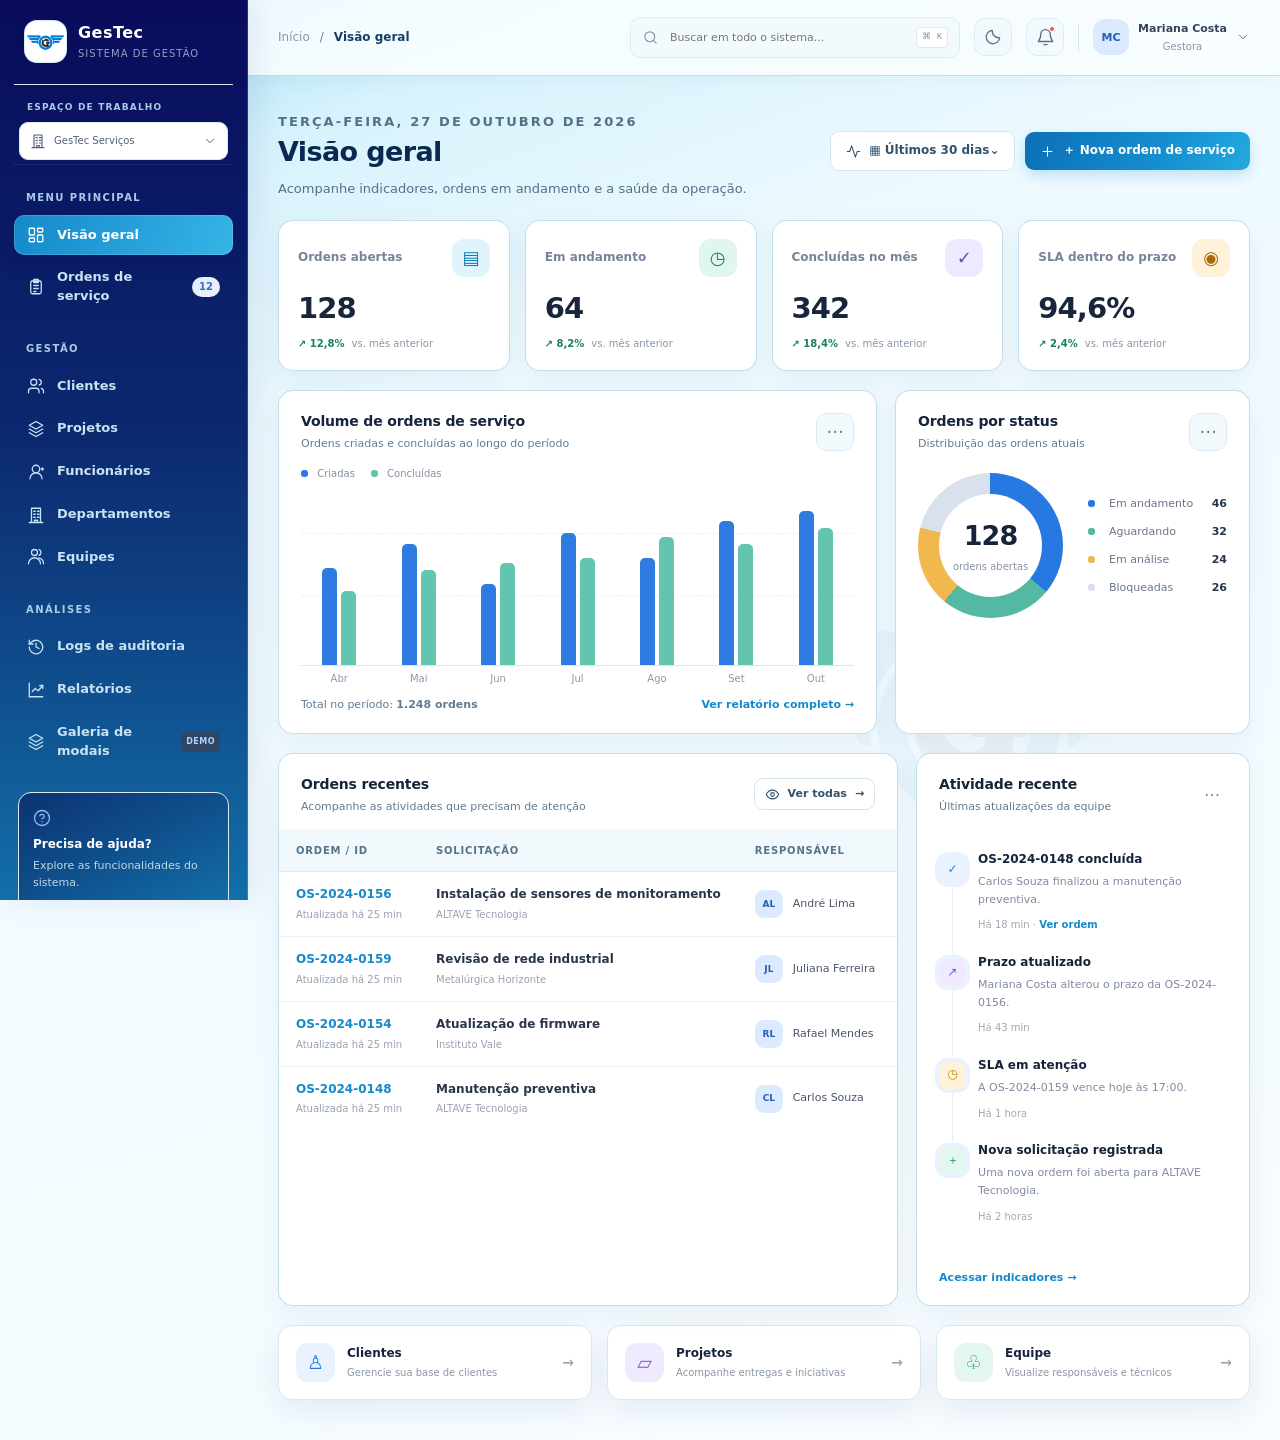
<file: index.html>
<!doctype html><html lang="pt-BR"><head><meta charset="utf-8"><meta http-equiv="refresh" content="0; url=dashboard.html"><meta name="viewport" content="width=device-width, initial-scale=1"><title>GesTec · Mockup estático</title></head><body><p>Redirecionando para o <a href="dashboard.html">dashboard da demonstração</a>…</p></body></html>
</file>
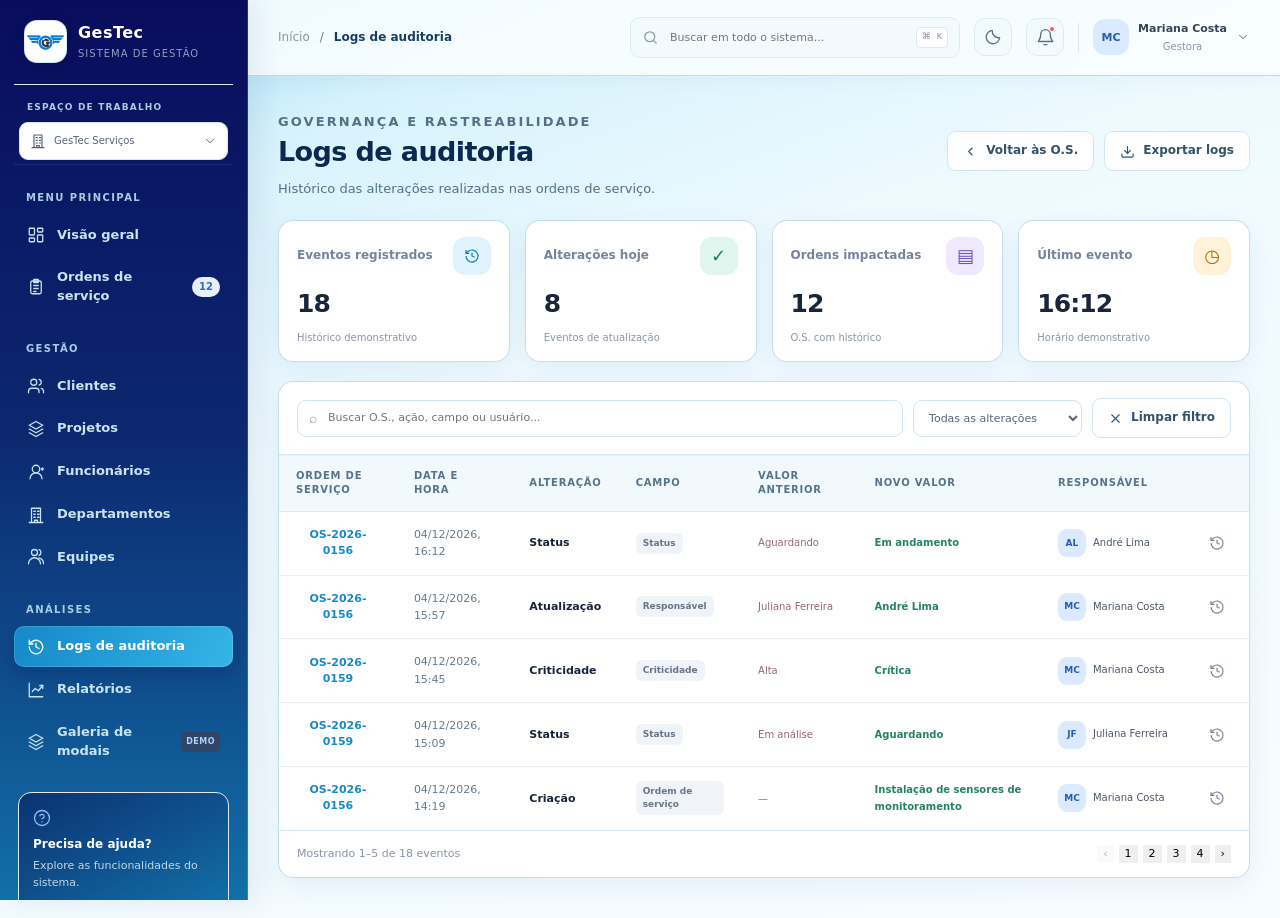
<file: auditoria.html>
<!doctype html><html lang="pt-BR"><head><meta charset="utf-8"><meta name="viewport" content="width=device-width, initial-scale=1"><meta name="description" content="Histórico de auditoria do SGOS GesTec"><title>Logs de auditoria · GesTec</title><link rel="stylesheet" href="assets/styles.css"><link rel="stylesheet" href="assets/brand-system.css"></head><body data-page="auditoria" data-role="gestor"><aside class="sidebar" id="site-sidebar"></aside><div class="app-main"><header class="topbar" id="site-topbar"></header><main class="page-content"><div data-title="Logs de auditoria" hidden></div><div class="page-heading"><div><p class="eyebrow">GOVERNANÇA E RASTREABILIDADE</p><h1>Logs de auditoria</h1><p id="audit-page-description">Histórico das alterações realizadas nas ordens de serviço.</p></div><div class="heading-actions"><a class="btn btn-secondary" href="ordens.html"><svg class="ui-icon" viewBox="0 0 24 24" fill="none" stroke="currentColor" stroke-width="1.8"><path d="m15 18-6-6 6-6"/></svg> Voltar às O.S.</a><button class="btn btn-secondary" data-export="logs-auditoria"><svg class="ui-icon" viewBox="0 0 24 24" fill="none" stroke="currentColor" stroke-width="1.8"><path d="M21 15v4a2 2 0 0 1-2 2H5a2 2 0 0 1-2-2v-4M7 10l5 5 5-5M12 15V3"/></svg> Exportar logs</button></div></div><div class="grid kpi-grid compact-kpis audit-kpis"><article class="card kpi-card"><div class="kpi-top"><span class="kpi-label">Eventos registrados</span><span class="kpi-icon"><svg class="ui-icon" viewBox="0 0 24 24" fill="none" stroke="currentColor" stroke-width="1.8"><path d="M3 12a9 9 0 1 0 3-6.7L3 8"/><path d="M3 3v5h5M12 7v5l4 2"/></svg></span></div><div class="kpi-value" id="audit-total-count">18</div><div class="kpi-foot">Histórico demonstrativo</div></article><article class="card kpi-card"><div class="kpi-top"><span class="kpi-label">Alterações hoje</span><span class="kpi-icon green">✓</span></div><div class="kpi-value" id="audit-today-count">6</div><div class="kpi-foot">Eventos de atualização</div></article><article class="card kpi-card"><div class="kpi-top"><span class="kpi-label">Ordens impactadas</span><span class="kpi-icon purple">▤</span></div><div class="kpi-value" id="audit-os-count">8</div><div class="kpi-foot">O.S. com histórico</div></article><article class="card kpi-card"><div class="kpi-top"><span class="kpi-label">Último evento</span><span class="kpi-icon amber">◷</span></div><div class="kpi-value audit-last-time">15:42</div><div class="kpi-foot">Horário demonstrativo</div></article></div><section class="card table-card audit-table-card"><div class="filters audit-filter-bar"><label class="search-field"><span>⌕</span><input id="audit-search" type="search" placeholder="Buscar O.S., ação, campo ou usuário..."></label><select id="audit-type-filter" class="filter-select"><option value="">Todas as alterações</option><option value="Atualização">Atualização</option><option value="Status">Status</option><option value="Criticidade">Criticidade</option><option value="Inativação">Inativação</option><option value="Criação">Criação</option></select><button class="btn btn-secondary" id="audit-clear-filter">Limpar filtro</button></div><div class="audit-filter-note" id="audit-filter-note" hidden></div><div class="table-scroll"><table class="table audit-table" id="audit-table"><thead><tr><th>Ordem de serviço</th><th>Data e hora</th><th>Alteração</th><th>Campo</th><th>Valor anterior</th><th>Novo valor</th><th>Responsável</th><th></th></tr></thead><tbody id="audit-table-body"></tbody></table></div><div class="empty-results" id="audit-empty" hidden><strong>Nenhum evento encontrado</strong><span>Tente alterar os termos da pesquisa.</span></div><div class="table-footer"><span id="audit-page-summary">Mostrando 1–5 de 18 eventos</span><div class="pagination" id="audit-pagination" aria-label="Paginação dos logs"></div></div></section></main></div><div class="modal-overlay" id="modal-historico-os" aria-hidden="true"><section class="modal modal-wide" role="dialog" aria-modal="true" aria-labelledby="audit-modal-title"><header class="modal-header"><div><div class="modal-eyebrow">AUDITORIA · SOMENTE LEITURA</div><h2 id="audit-modal-title">Histórico de alterações</h2><p>Registro cronológico das mudanças desta ordem de serviço.</p></div><button class="modal-close" data-modal-close aria-label="Fechar">×</button></header><div class="modal-body"><div class="audit-modal-summary" id="audit-modal-summary"></div><div class="audit-timeline" id="audit-modal-timeline"></div></div><footer class="modal-footer"><button class="btn btn-secondary" data-modal-close>Fechar histórico</button></footer></section></div><div class="modal-overlay" id="modal-notificacoes" aria-hidden="true"><section class="modal modal-wide" role="dialog" aria-modal="true" aria-labelledby="title-notificacoes"><header class="modal-header"><div><div class="modal-eyebrow">GESTEC · DEMONSTRAÇÃO</div><h2 id="title-notificacoes">Notificações</h2><p>Atualizações recentes do seu espaço de trabalho.</p></div><button class="modal-close" data-modal-close aria-label="Fechar">×</button></header><div class="modal-body"><div class="notification-list"><div class="notification-item unread"><span class="notification-icon blue">▤</span><div><strong>OS-2026-0156 foi atualizada</strong><p>André Lima adicionou uma atualização há 12 minutos.</p><small>Há 12 min</small></div></div><div class="notification-item"><span class="notification-icon green">✓</span><div><strong>Ordem de serviço concluída</strong><p>OS-2026-0148 foi finalizada e está pronta para validação.</p><small>Há 1 hora</small></div></div></div></div><footer class="modal-footer"><button class="btn btn-secondary" data-modal-close>Fechar</button><button class="btn btn-primary" data-toast="Todas as notificações foram marcadas como lidas.">Marcar todas como lidas</button></footer></section></div><div class="modal-overlay" id="modal-perfil" aria-hidden="true"><section class="modal" role="dialog" aria-modal="true"><header class="modal-header"><div><h2>Meu perfil</h2><p>Conta demonstrativa com perfil de gestora.</p></div><button class="modal-close" data-modal-close aria-label="Fechar">×</button></header><div class="modal-body"><p>Mariana Costa · Gestora</p></div></section></div><div class="toast-stack" id="toast-stack" aria-live="polite"></div><script src="assets/app.js"></script></body></html>
</file>
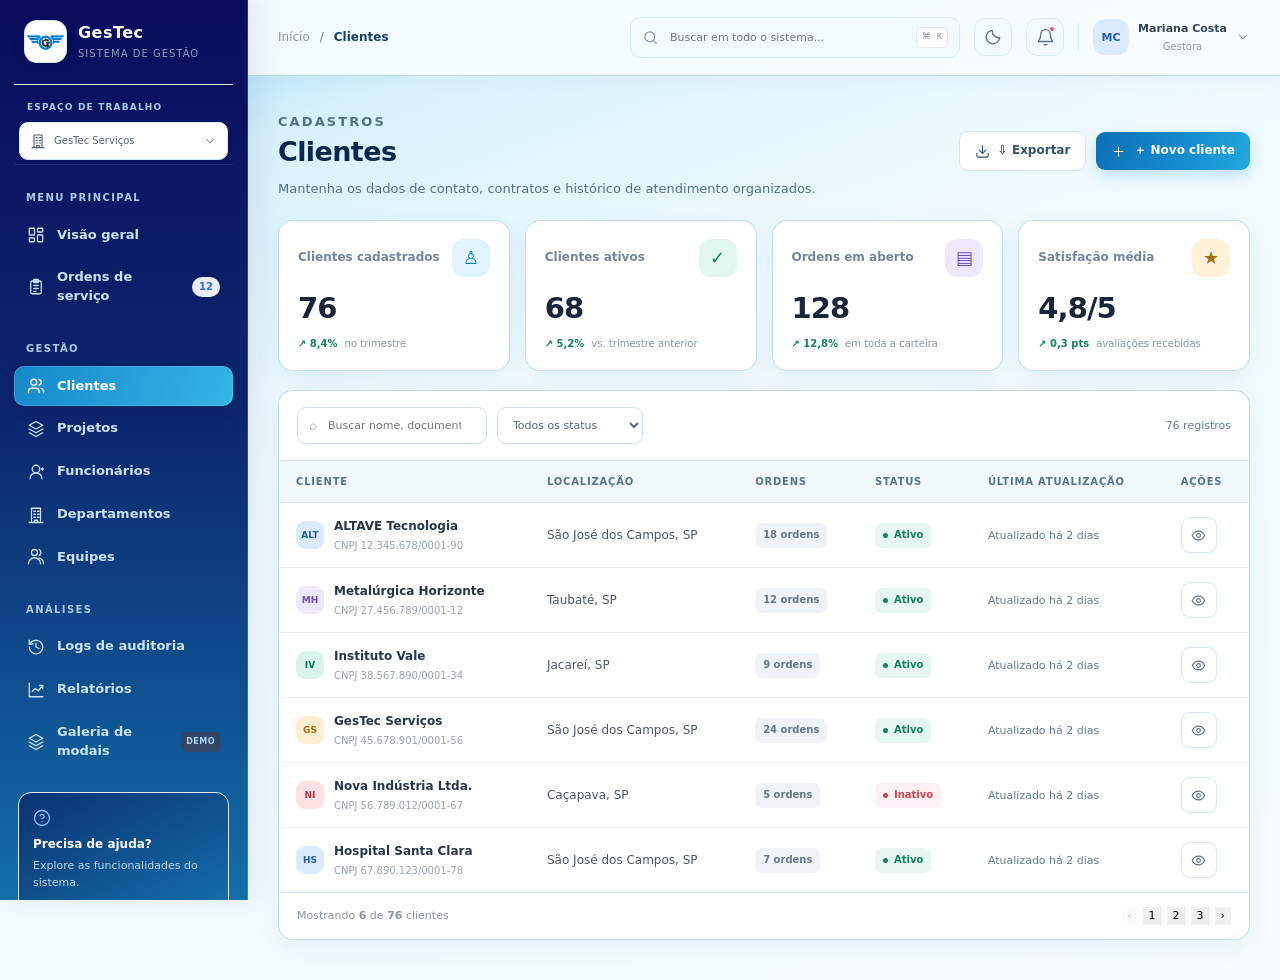
<file: clientes.html>
<!doctype html><html lang="pt-BR"><head><meta charset="utf-8"><meta name="viewport" content="width=device-width, initial-scale=1"><meta name="description" content="Protótipo estático do Sistema de Gestão de Ordens de Serviço"><title>Clientes · GesTec Mockup</title><link rel="stylesheet" href="assets/styles.css"><link rel="stylesheet" href="assets/brand-system.css"></head><body data-page="clientes"><aside class="sidebar" id="site-sidebar"></aside><div class="app-main"><header class="topbar" id="site-topbar"></header><main class="page-content"><div data-title="Clientes" hidden></div><div class="page-heading"><div><p class="eyebrow">CADASTROS</p><h1>Clientes</h1><p>Mantenha os dados de contato, contratos e histórico de atendimento organizados.</p></div><div class="heading-actions"><button class="btn btn-secondary" data-export="clientes">⇩ Exportar</button><button class="btn btn-primary" data-modal-open="modal-novo-cliente">＋ Novo cliente</button></div></div><div class="grid kpi-grid"><article class="card kpi-card"><div class="kpi-top"><span class="kpi-label">Clientes cadastrados</span><span class="kpi-icon ">♙</span></div><div class="kpi-value">76</div><div class="kpi-foot"><span class="trend-up">↗ 8,4%</span><span>no trimestre</span></div></article><article class="card kpi-card"><div class="kpi-top"><span class="kpi-label">Clientes ativos</span><span class="kpi-icon green">✓</span></div><div class="kpi-value">68</div><div class="kpi-foot"><span class="trend-up">↗ 5,2%</span><span>vs. trimestre anterior</span></div></article><article class="card kpi-card"><div class="kpi-top"><span class="kpi-label">Ordens em aberto</span><span class="kpi-icon purple">▤</span></div><div class="kpi-value">128</div><div class="kpi-foot"><span class="trend-up">↗ 12,8%</span><span>em toda a carteira</span></div></article><article class="card kpi-card"><div class="kpi-top"><span class="kpi-label">Satisfação média</span><span class="kpi-icon amber">★</span></div><div class="kpi-value">4,8/5</div><div class="kpi-foot"><span class="trend-up">↗ 0,3 pts</span><span>avaliações recebidas</span></div></article></div><section class="card table-card"><div class="filters"><label class="search-field">⌕ <input type="search" placeholder="Buscar nome, documento ou cidade..." data-search="#clientes-table"></label><select class="filter-select" data-filter="status"><option value="">Todos os status</option><option>Ativo</option><option>Inativo</option></select><span class="filter-spacer"></span><span class="muted small">76 registros</span></div><div class="table-scroll"><table class="table" id="clientes-table"><thead><tr><th>Cliente</th><th>Localização</th><th>Ordens</th><th>Status</th><th>Última atualização</th><th>Ações</th></tr></thead><tbody><tr data-searchable data-status="Ativo" data-client-name="ALTAVE Tecnologia" data-client-document="12.345.678/0001-90" data-client-city="São José dos Campos, SP"><td><div class="entity-cell"><span class="avatar blue">ALT</span><span><a class="primary-cell" href="#" data-client-detail>ALTAVE Tecnologia</a><small class="sub-cell">CNPJ 12.345.678/0001-90</small></span></div></td><td>São José dos Campos, SP</td><td><span class="pill">18 ordens</span></td><td><span class="status done">Ativo</span></td><td><span class="muted small">Atualizado há 2 dias</span></td><td><button class="icon-action icon-only" data-client-detail type="button" aria-label="Abrir detalhes" title="Abrir detalhes"><svg class="ui-icon" viewBox="0 0 24 24" fill="none" stroke="currentColor" stroke-width="1.8"><path d="M2 12s3.5-7 10-7 10 7 10 7-3.5 7-10 7S2 12 2 12Z"/><circle cx="12" cy="12" r="3"/></svg></button></td></tr><tr data-searchable data-status="Ativo" data-client-name="Metalúrgica Horizonte" data-client-document="27.456.789/0001-12" data-client-city="Taubaté, SP"><td><div class="entity-cell"><span class="avatar purple">MH</span><span><a class="primary-cell" href="#" data-client-detail>Metalúrgica Horizonte</a><small class="sub-cell">CNPJ 27.456.789/0001-12</small></span></div></td><td>Taubaté, SP</td><td><span class="pill">12 ordens</span></td><td><span class="status done">Ativo</span></td><td><span class="muted small">Atualizado há 2 dias</span></td><td><button class="icon-action icon-only" data-client-detail type="button" aria-label="Abrir detalhes" title="Abrir detalhes"><svg class="ui-icon" viewBox="0 0 24 24" fill="none" stroke="currentColor" stroke-width="1.8"><path d="M2 12s3.5-7 10-7 10 7 10 7-3.5 7-10 7S2 12 2 12Z"/><circle cx="12" cy="12" r="3"/></svg></button></td></tr><tr data-searchable data-status="Ativo" data-client-name="Instituto Vale" data-client-document="38.567.890/0001-34" data-client-city="Jacareí, SP"><td><div class="entity-cell"><span class="avatar green">IV</span><span><a class="primary-cell" href="#" data-client-detail>Instituto Vale</a><small class="sub-cell">CNPJ 38.567.890/0001-34</small></span></div></td><td>Jacareí, SP</td><td><span class="pill">9 ordens</span></td><td><span class="status done">Ativo</span></td><td><span class="muted small">Atualizado há 2 dias</span></td><td><button class="icon-action icon-only" data-client-detail type="button" aria-label="Abrir detalhes" title="Abrir detalhes"><svg class="ui-icon" viewBox="0 0 24 24" fill="none" stroke="currentColor" stroke-width="1.8"><path d="M2 12s3.5-7 10-7 10 7 10 7-3.5 7-10 7S2 12 2 12Z"/><circle cx="12" cy="12" r="3"/></svg></button></td></tr><tr data-searchable data-status="Ativo" data-client-name="GesTec Serviços" data-client-document="45.678.901/0001-56" data-client-city="São José dos Campos, SP"><td><div class="entity-cell"><span class="avatar orange">GS</span><span><a class="primary-cell" href="#" data-client-detail>GesTec Serviços</a><small class="sub-cell">CNPJ 45.678.901/0001-56</small></span></div></td><td>São José dos Campos, SP</td><td><span class="pill">24 ordens</span></td><td><span class="status done">Ativo</span></td><td><span class="muted small">Atualizado há 2 dias</span></td><td><button class="icon-action icon-only" data-client-detail type="button" aria-label="Abrir detalhes" title="Abrir detalhes"><svg class="ui-icon" viewBox="0 0 24 24" fill="none" stroke="currentColor" stroke-width="1.8"><path d="M2 12s3.5-7 10-7 10 7 10 7-3.5 7-10 7S2 12 2 12Z"/><circle cx="12" cy="12" r="3"/></svg></button></td></tr><tr data-searchable data-status="Inativo" data-client-name="Nova Indústria Ltda." data-client-document="56.789.012/0001-67" data-client-city="Caçapava, SP"><td><div class="entity-cell"><span class="avatar red">NI</span><span><a class="primary-cell" href="#" data-client-detail>Nova Indústria Ltda.</a><small class="sub-cell">CNPJ 56.789.012/0001-67</small></span></div></td><td>Caçapava, SP</td><td><span class="pill">5 ordens</span></td><td><span class="status blocked">Inativo</span></td><td><span class="muted small">Atualizado há 2 dias</span></td><td><button class="icon-action icon-only" data-client-detail type="button" aria-label="Abrir detalhes" title="Abrir detalhes"><svg class="ui-icon" viewBox="0 0 24 24" fill="none" stroke="currentColor" stroke-width="1.8"><path d="M2 12s3.5-7 10-7 10 7 10 7-3.5 7-10 7S2 12 2 12Z"/><circle cx="12" cy="12" r="3"/></svg></button></td></tr><tr data-searchable data-status="Ativo" data-client-name="Hospital Santa Clara" data-client-document="67.890.123/0001-78" data-client-city="São José dos Campos, SP"><td><div class="entity-cell"><span class="avatar blue">HS</span><span><a class="primary-cell" href="#" data-client-detail>Hospital Santa Clara</a><small class="sub-cell">CNPJ 67.890.123/0001-78</small></span></div></td><td>São José dos Campos, SP</td><td><span class="pill">7 ordens</span></td><td><span class="status done">Ativo</span></td><td><span class="muted small">Atualizado há 2 dias</span></td><td><button class="icon-action icon-only" data-client-detail type="button" aria-label="Abrir detalhes" title="Abrir detalhes"><svg class="ui-icon" viewBox="0 0 24 24" fill="none" stroke="currentColor" stroke-width="1.8"><path d="M2 12s3.5-7 10-7 10 7 10 7-3.5 7-10 7S2 12 2 12Z"/><circle cx="12" cy="12" r="3"/></svg></button></td></tr></tbody></table></div><div class="table-footer"><span>Mostrando <b>6</b> de <b>76</b> clientes</span><div class="pagination"><button disabled>‹</button><button class="current">1</button><button data-toast="Página 2 simulada.">2</button><button data-toast="Página 3 simulada.">3</button><button data-toast="Próxima página simulada.">›</button></div></div></section></main></div><div class="modal-overlay" id="modal-notificacoes" aria-hidden="true"><section class="modal modal-wide" role="dialog" aria-modal="true" aria-labelledby="title-notificacoes"><header class="modal-header"><div><div class="modal-eyebrow">GESTEC · DEMONSTRAÇÃO</div><h2 id="title-notificacoes">Notificações</h2><p>Atualizações recentes do seu espaço de trabalho.</p></div><button class="modal-close" data-modal-close aria-label="Fechar">×</button></header><div class="modal-body"><div class="notification-list"><div class="notification-item unread"><span class="notification-icon blue">▤</span><div><strong>OS-2024-0156 foi atualizada</strong><p>André Lima adicionou uma atualização há 12 minutos.</p><small>Há 12 min</small></div></div><div class="notification-item"><span class="notification-icon green">✓</span><div><strong>Ordem de serviço concluída</strong><p>OS-2024-0148 foi finalizada e está pronta para validação.</p><small>Há 1 hora</small></div></div><div class="notification-item"><span class="notification-icon amber">◷</span><div><strong>SLA próximo do vencimento</strong><p>OS-2024-0159 precisa de atenção até às 17:00.</p><small>Há 2 horas</small></div></div></div></div><footer class="modal-footer"><button class="btn btn-secondary" data-modal-close>Fechar</button><button class="btn btn-primary" data-toast="Todas as notificações foram marcadas como lidas.">Marcar todas como lidas</button></footer></section></div><div class="modal-overlay" id="modal-perfil" aria-hidden="true"><section class="modal " role="dialog" aria-modal="true" aria-labelledby="title-perfil"><header class="modal-header"><div><div class="modal-eyebrow">GESTEC · DEMONSTRAÇÃO</div><h2 id="title-perfil">Meu perfil</h2><p>Preferências da conta demonstrativa.</p></div><button class="modal-close" data-modal-close aria-label="Fechar">×</button></header><div class="modal-body"><div class="profile-modal-head"><span class="avatar avatar-purple avatar-lg">MC</span><div><strong>Mariana Costa</strong><p>mariana.costa@gestec.com.br</p><span class="status done">Gestora</span></div></div><div class="profile-menu-list"><button data-toast="Preferências abertas no modo demonstração.">⚙️ Preferências da conta <span>›</span></button><button data-toast="Central de segurança simulada.">🔒 Segurança e acesso <span>›</span></button><button data-toast="Você está usando o protótipo estático.">ⓘ Sobre o sistema <span>›</span></button><a href="login.html">↪ Sair da conta demonstrativa</a></div></div></section></div><div class="modal-overlay" id="modal-ajuda" aria-hidden="true"><section class="modal " role="dialog" aria-modal="true" aria-labelledby="title-ajuda"><header class="modal-header"><div><div class="modal-eyebrow">GESTEC · DEMONSTRAÇÃO</div><h2 id="title-ajuda">Central de ajuda</h2><p>Encontre atalhos para explorar este protótipo.</p></div><button class="modal-close" data-modal-close aria-label="Fechar">×</button></header><div class="modal-body"><div class="help-list"><div><b>01</b><span><strong>Explore as telas</strong><small>Use o menu lateral para navegar entre os módulos.</small></span></div><div><b>02</b><span><strong>Teste os formulários</strong><small>Os dados são fictícios e não são enviados a um servidor.</small></span></div><div><b>03</b><span><strong>Experimente os modais</strong><small>A galeria de modais reúne os principais estados de interface.</small></span></div></div></div><footer class="modal-footer"><button class="btn btn-primary" data-modal-close>Entendi</button></footer></section></div><div class="modal-overlay" id="modal-confirmar-exclusao" aria-hidden="true"><section class="modal modal-small" role="dialog" aria-modal="true" aria-labelledby="title-confirmar-exclusao"><header class="modal-header"><div><div class="modal-eyebrow">GESTEC · DEMONSTRAÇÃO</div><h2 id="title-confirmar-exclusao">Excluir registro?</h2><p>Esta ação existe apenas para demonstrar o estado de confirmação.</p></div><button class="modal-close" data-modal-close aria-label="Fechar">×</button></header><div class="modal-body"><div class="confirm-warning"><span>!</span><div><strong>Tem certeza de que deseja continuar?</strong><p>Este registro fictício será removido somente da demonstração visual. Nenhum dado real será alterado.</p></div></div></div><footer class="modal-footer"><button class="btn btn-secondary" data-modal-close>Cancelar</button><button class="btn btn-danger" data-modal-close data-toast="Exclusão simulada com sucesso.">Simular exclusão</button></footer></section></div><div class="modal-overlay" id="modal-novo-cliente" aria-hidden="true"><section class="modal modal-wide" role="dialog" aria-modal="true" aria-labelledby="title-novo-cliente"><header class="modal-header"><div><div class="modal-eyebrow">GESTEC · DEMONSTRAÇÃO</div><h2 id="title-novo-cliente">Novo cliente</h2><p>Cadastre uma organização ou contato para as próximas solicitações.</p></div><button class="modal-close" data-modal-close aria-label="Fechar">×</button></header><div class="modal-body"><form data-mock-form data-success="Cliente adicionado à demonstração."><div class="form-grid"><div class="form-field full"><label>Nome / Razão social</label><input type="text" name="nome" placeholder="Nome do cliente"></div><div class="form-field"><label>CNPJ / CPF</label><input type="text" name="documento" placeholder="00.000.000/0000-00"></div><div class="form-field"><label>E-mail</label><input type="email" name="email" placeholder="contato@empresa.com"></div><div class="form-field"><label>Telefone</label><input type="text" name="telefone" placeholder="(00) 00000-0000"></div><div class="form-field"><label>Cidade</label><input type="text" name="cidade" placeholder="Cidade / UF"></div><div class="form-field"><label>Status</label><select name="status"><option>Ativo</option><option>Inativo</option></select></div><div class="form-field full"><label>Observações</label><textarea name="obs" placeholder="Informações adicionais"></textarea></div></div></form></div><footer class="modal-footer"><button class="btn btn-secondary" data-modal-close>Cancelar</button><button class="btn btn-primary" onclick="this.closest('.modal').querySelector('form[data-mock-form]')?.requestSubmit()">✓ Salvar cliente</button></footer></section></div><div class="modal-overlay" id="modal-cliente-acoes" aria-hidden="true"><section class="modal " role="dialog" aria-modal="true" aria-labelledby="title-cliente-acoes"><header class="modal-header"><div><div class="modal-eyebrow">GESTEC · DEMONSTRAÇÃO</div><h2 id="title-cliente-acoes">Ações do cliente</h2><p>Opções disponíveis para este registro de demonstração.</p></div><button class="modal-close" data-modal-close aria-label="Fechar">×</button></header><div class="modal-body"><div class="profile-menu-list"><button data-toast="Perfil completo do cliente aberto no modo demonstração.">◉ Ver perfil do cliente <span>›</span></button><button data-modal-open="modal-novo-cliente">✎ Editar dados <span>›</span></button><button data-toast="Nova ordem preparada para este cliente.">＋ Criar ordem de serviço <span>›</span></button><button data-modal-open="modal-confirmar-exclusao">⌫ Desativar cliente <span>›</span></button></div></div></section></div><div class="modal-overlay" id="modal-cliente-detalhes" aria-hidden="true"><section class="modal modal-wide" role="dialog" aria-modal="true" aria-labelledby="client-detail-title"><header class="modal-header"><div><div class="modal-eyebrow">CADASTRO · CLIENTE</div><h2 id="client-detail-title">Detalhes do cliente</h2><p>Como gestora, você pode alterar os dados diretamente nesta janela.</p></div><button class="modal-close" data-modal-close aria-label="Fechar">×</button></header><form id="client-edit-form"><div class="modal-body"><div class="os-edit-grid"><div class="form-field full"><label>Nome do cliente</label><input id="client-edit-name" required></div><div class="form-field"><label>Documento</label><input id="client-edit-document"></div><div class="form-field"><label>Localização</label><input id="client-edit-city"></div><div class="form-field"><label>Status</label><select id="client-edit-status"><option>Ativo</option><option>Inativo</option></select></div><div class="form-field"><label>Contato principal</label><input id="client-edit-contact" placeholder="Nome do contato"></div></div></div><footer class="modal-footer"><button class="btn btn-secondary" type="button" data-modal-close>Fechar</button><button class="btn btn-primary" type="submit"><svg class="ui-icon" viewBox="0 0 24 24" fill="none" stroke="currentColor" stroke-width="1.8"><path d="m5 12 4 4L19 6"/></svg> Salvar alterações</button></footer></form></section></div><div class="toast-stack" id="toast-stack" aria-live="polite"></div><script src="assets/app.js"></script></body></html>
</file>
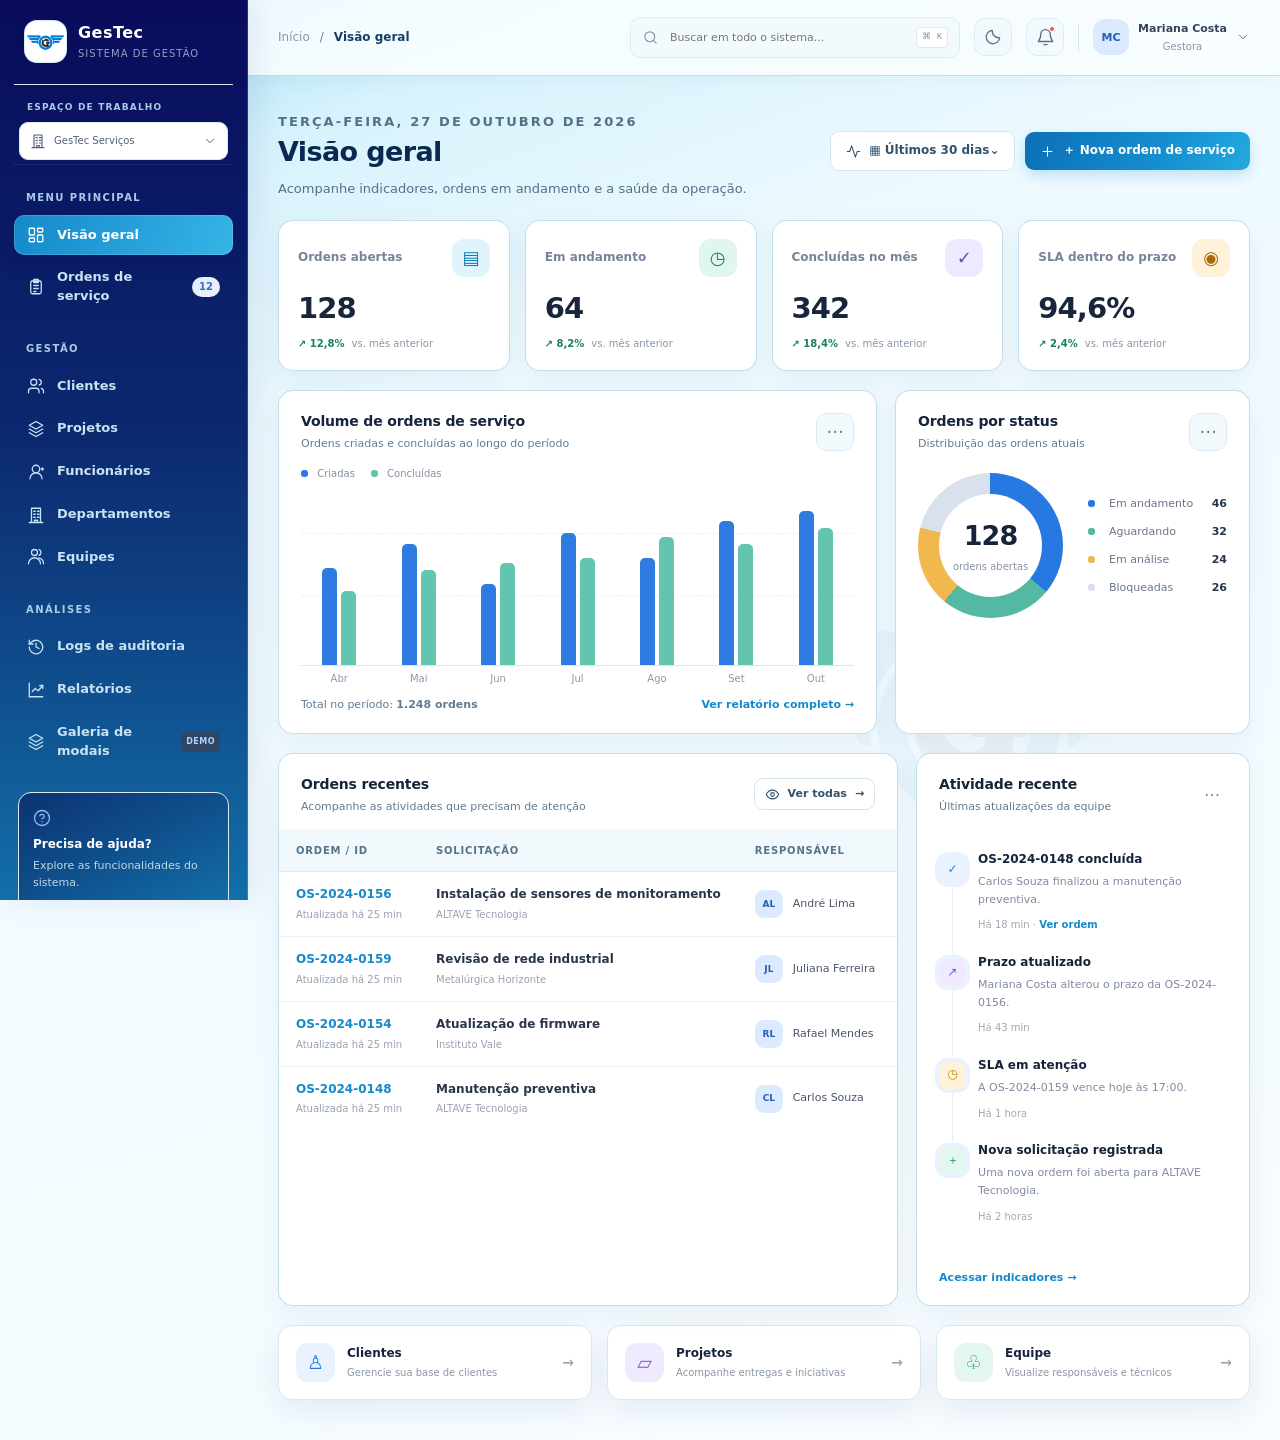
<file: dashboard.html>
<!doctype html><html lang="pt-BR"><head><meta charset="utf-8"><meta name="viewport" content="width=device-width, initial-scale=1"><meta name="description" content="Protótipo estático do Sistema de Gestão de Ordens de Serviço"><title>Visão geral · GesTec Mockup</title><link rel="stylesheet" href="assets/styles.css"><link rel="stylesheet" href="assets/brand-system.css"></head><body data-page="dashboard"><aside class="sidebar" id="site-sidebar"></aside><div class="app-main"><header class="topbar" id="site-topbar"></header><main class="page-content"><div data-title="Visão geral" hidden></div><div class="page-heading"><div><p class="eyebrow">TERÇA-FEIRA, 27 DE OUTUBRO DE 2026</p><h1>Visão geral</h1><p>Acompanhe indicadores, ordens em andamento e a saúde da operação.</p></div><div class="heading-actions"><button class="btn btn-secondary" data-toast="Período selecionado: últimos 30 dias.">▦ Últimos 30 dias⌄</button><button class="btn btn-primary" data-modal-open="modal-nova-os">＋ Nova ordem de serviço</button></div></div><div class="grid kpi-grid"><article class="card kpi-card"><div class="kpi-top"><span class="kpi-label">Ordens abertas</span><span class="kpi-icon ">▤</span></div><div class="kpi-value">128</div><div class="kpi-foot"><span class="trend-up">↗ 12,8%</span><span>vs. mês anterior</span></div></article><article class="card kpi-card"><div class="kpi-top"><span class="kpi-label">Em andamento</span><span class="kpi-icon green">◷</span></div><div class="kpi-value">64</div><div class="kpi-foot"><span class="trend-up">↗ 8,2%</span><span>vs. mês anterior</span></div></article><article class="card kpi-card"><div class="kpi-top"><span class="kpi-label">Concluídas no mês</span><span class="kpi-icon purple">✓</span></div><div class="kpi-value">342</div><div class="kpi-foot"><span class="trend-up">↗ 18,4%</span><span>vs. mês anterior</span></div></article><article class="card kpi-card"><div class="kpi-top"><span class="kpi-label">SLA dentro do prazo</span><span class="kpi-icon amber">◉</span></div><div class="kpi-value">94,6%</div><div class="kpi-foot"><span class="trend-up">↗ 2,4%</span><span>vs. mês anterior</span></div></article></div><div class="grid dashboard-grid"><section class="card chart-card"><div class="card-head"><div><h2 class="card-title">Volume de ordens de serviço</h2><p class="card-subtitle">Ordens criadas e concluídas ao longo do período</p></div><button class="icon-btn" data-toast="Gráfico demonstrativo: últimos 7 meses.">⋯</button></div><div class="chart-wrap"><div class="chart-legend"><span><i class="legend-dot" style="background:#2e7ce1"></i> Criadas</span><span><i class="legend-dot" style="background:#63c4b0"></i> Concluídas</span></div><div class="bar-chart"><div class="bar-group"><i class="bar blue" style="height:55%"></i><i class="bar teal" style="height:42%"></i><small class="bar-label">Abr</small></div><div class="bar-group"><i class="bar blue" style="height:69%"></i><i class="bar teal" style="height:54%"></i><small class="bar-label">Mai</small></div><div class="bar-group"><i class="bar blue" style="height:46%"></i><i class="bar teal" style="height:58%"></i><small class="bar-label">Jun</small></div><div class="bar-group"><i class="bar blue" style="height:75%"></i><i class="bar teal" style="height:61%"></i><small class="bar-label">Jul</small></div><div class="bar-group"><i class="bar blue" style="height:61%"></i><i class="bar teal" style="height:73%"></i><small class="bar-label">Ago</small></div><div class="bar-group"><i class="bar blue" style="height:82%"></i><i class="bar teal" style="height:69%"></i><small class="bar-label">Set</small></div><div class="bar-group"><i class="bar blue" style="height:88%"></i><i class="bar teal" style="height:78%"></i><small class="bar-label">Out</small></div></div><div class="chart-bottom"><span class="muted small">Total no período: <b>1.248 ordens</b></span><a class="more-link" href="relatorios.html">Ver relatório completo →</a></div></div></section>
<section class="card chart-card"><div class="card-head"><div><h2 class="card-title">Ordens por status</h2><p class="card-subtitle">Distribuição das ordens atuais</p></div><button class="icon-btn" data-toast="Distribuição de status mockada.">⋯</button></div><div class="donut-row"><div class="donut"><div class="donut-center"><strong>128</strong><span>ordens abertas</span></div></div><div class="legend-list"><div class="legend-row"><i class="legend-dot" style="background:#2878e2"></i>Em andamento <strong>46</strong></div><div class="legend-row"><i class="legend-dot" style="background:#53b9a4"></i>Aguardando <strong>32</strong></div><div class="legend-row"><i class="legend-dot" style="background:#f0b84d"></i>Em análise <strong>24</strong></div><div class="legend-row"><i class="legend-dot" style="background:#d9e1ed"></i>Bloqueadas <strong>26</strong></div></div></div></section></div><div class="grid activity-grid"><section class="card table-card"><div class="card-head"><div><h2 class="card-title">Ordens recentes</h2><p class="card-subtitle">Acompanhe as atividades que precisam de atenção</p></div><a class="btn btn-secondary btn-sm" href="ordens.html">Ver todas <span>→</span></a></div><div class="table-scroll"><table class="table" id="dashboard-os"><thead><tr><th>Ordem / ID</th><th>Solicitação</th><th>Responsável</th><th>Status</th><th>Prioridade</th><th>Prazo</th><th></th></tr></thead><tbody><tr data-searchable data-status="Em andamento" data-prioridade="Alta"><td><a class="primary-cell link-blue" href="ordem-detalhe.html">OS-2024-0156</a><span class="sub-cell">Atualizada há 25 min</span></td><td><a class="primary-cell" href="ordem-detalhe.html">Instalação de sensores de monitoramento</a><span class="sub-cell">ALTAVE Tecnologia</span></td><td><span class="avatar avatar-purple">AL</span> <span class="owner-name">André Lima</span></td><td><span class="status in-progress">Em andamento</span></td><td><span class="priority high">Alta</span></td><td><span class="muted small">Hoje, 16:00</span></td><td><button class="text-action" data-modal-open="modal-os-acoes" aria-label="Ações">⋯</button></td></tr><tr data-searchable data-status="Aguardando" data-prioridade="Crítica"><td><a class="primary-cell link-blue" href="ordem-detalhe.html">OS-2024-0159</a><span class="sub-cell">Atualizada há 25 min</span></td><td><a class="primary-cell" href="ordem-detalhe.html">Revisão de rede industrial</a><span class="sub-cell">Metalúrgica Horizonte</span></td><td><span class="avatar avatar-purple">JL</span> <span class="owner-name">Juliana Ferreira</span></td><td><span class="status open">Aguardando</span></td><td><span class="priority critical">Crítica</span></td><td><span class="muted small">Hoje, 17:00</span></td><td><button class="text-action" data-modal-open="modal-os-acoes" aria-label="Ações">⋯</button></td></tr><tr data-searchable data-status="Em andamento" data-prioridade="Média"><td><a class="primary-cell link-blue" href="ordem-detalhe.html">OS-2024-0154</a><span class="sub-cell">Atualizada há 25 min</span></td><td><a class="primary-cell" href="ordem-detalhe.html">Atualização de firmware</a><span class="sub-cell">Instituto Vale</span></td><td><span class="avatar avatar-purple">RL</span> <span class="owner-name">Rafael Mendes</span></td><td><span class="status in-progress">Em andamento</span></td><td><span class="priority medium">Média</span></td><td><span class="muted small">Amanhã, 10:00</span></td><td><button class="text-action" data-modal-open="modal-os-acoes" aria-label="Ações">⋯</button></td></tr><tr data-searchable data-status="Concluída" data-prioridade="Baixa"><td><a class="primary-cell link-blue" href="ordem-detalhe.html">OS-2024-0148</a><span class="sub-cell">Atualizada há 25 min</span></td><td><a class="primary-cell" href="ordem-detalhe.html">Manutenção preventiva</a><span class="sub-cell">ALTAVE Tecnologia</span></td><td><span class="avatar avatar-purple">CL</span> <span class="owner-name">Carlos Souza</span></td><td><span class="status done">Concluída</span></td><td><span class="priority low">Baixa</span></td><td><span class="muted small">23 out, 14:30</span></td><td><button class="text-action" data-modal-open="modal-os-acoes" aria-label="Ações">⋯</button></td></tr></tbody></table></div></section><section class="card"><div class="card-head"><div><h2 class="card-title">Atividade recente</h2><p class="card-subtitle">Últimas atualizações da equipe</p></div><button class="text-action" data-toast="Feed de atividades completo na demonstração.">⋯</button></div><div class="timeline compact-timeline"><div class="timeline-item"><span class="timeline-dot blue">✓</span><div><strong>OS-2024-0148 concluída</strong><p>Carlos Souza finalizou a manutenção preventiva.</p><small>Há 18 min · <a href="ordem-detalhe.html">Ver ordem</a></small></div></div><div class="timeline-item"><span class="timeline-dot purple">↗</span><div><strong>Prazo atualizado</strong><p>Mariana Costa alterou o prazo da OS-2024-0156.</p><small>Há 43 min</small></div></div><div class="timeline-item"><span class="timeline-dot amber">◷</span><div><strong>SLA em atenção</strong><p>A OS-2024-0159 vence hoje às 17:00.</p><small>Há 1 hora</small></div></div><div class="timeline-item"><span class="timeline-dot green">＋</span><div><strong>Nova solicitação registrada</strong><p>Uma nova ordem foi aberta para ALTAVE Tecnologia.</p><small>Há 2 horas</small></div></div></div><div class="activity-footer"><a href="relatorios.html" class="more-link">Acessar indicadores →</a></div></section></div><div class="section-gap"><div class="quick-links"><a class="quick-link" href="clientes.html"><span class="quick-icon blue">♙</span><div><strong>Clientes</strong><small>Gerencie sua base de clientes</small></div><b>→</b></a><a class="quick-link" href="projetos.html"><span class="quick-icon purple">▱</span><div><strong>Projetos</strong><small>Acompanhe entregas e iniciativas</small></div><b>→</b></a><a class="quick-link" href="funcionarios.html"><span class="quick-icon green">♧</span><div><strong>Equipe</strong><small>Visualize responsáveis e técnicos</small></div><b>→</b></a></div></div></main></div><div class="modal-overlay" id="modal-notificacoes" aria-hidden="true"><section class="modal modal-wide" role="dialog" aria-modal="true" aria-labelledby="title-notificacoes"><header class="modal-header"><div><div class="modal-eyebrow">GESTEC · DEMONSTRAÇÃO</div><h2 id="title-notificacoes">Notificações</h2><p>Atualizações recentes do seu espaço de trabalho.</p></div><button class="modal-close" data-modal-close aria-label="Fechar">×</button></header><div class="modal-body"><div class="notification-list"><div class="notification-item unread"><span class="notification-icon blue">▤</span><div><strong>OS-2024-0156 foi atualizada</strong><p>André Lima adicionou uma atualização há 12 minutos.</p><small>Há 12 min</small></div></div><div class="notification-item"><span class="notification-icon green">✓</span><div><strong>Ordem de serviço concluída</strong><p>OS-2024-0148 foi finalizada e está pronta para validação.</p><small>Há 1 hora</small></div></div><div class="notification-item"><span class="notification-icon amber">◷</span><div><strong>SLA próximo do vencimento</strong><p>OS-2024-0159 precisa de atenção até às 17:00.</p><small>Há 2 horas</small></div></div></div></div><footer class="modal-footer"><button class="btn btn-secondary" data-modal-close>Fechar</button><button class="btn btn-primary" data-toast="Todas as notificações foram marcadas como lidas.">Marcar todas como lidas</button></footer></section></div><div class="modal-overlay" id="modal-perfil" aria-hidden="true"><section class="modal " role="dialog" aria-modal="true" aria-labelledby="title-perfil"><header class="modal-header"><div><div class="modal-eyebrow">GESTEC · DEMONSTRAÇÃO</div><h2 id="title-perfil">Meu perfil</h2><p>Preferências da conta demonstrativa.</p></div><button class="modal-close" data-modal-close aria-label="Fechar">×</button></header><div class="modal-body"><div class="profile-modal-head"><span class="avatar avatar-purple avatar-lg">MC</span><div><strong>Mariana Costa</strong><p>mariana.costa@gestec.com.br</p><span class="status done">Gestora</span></div></div><div class="profile-menu-list"><button data-toast="Preferências abertas no modo demonstração.">⚙️ Preferências da conta <span>›</span></button><button data-toast="Central de segurança simulada.">🔒 Segurança e acesso <span>›</span></button><button data-toast="Você está usando o protótipo estático.">ⓘ Sobre o sistema <span>›</span></button><a href="login.html">↪ Sair da conta demonstrativa</a></div></div></section></div><div class="modal-overlay" id="modal-ajuda" aria-hidden="true"><section class="modal " role="dialog" aria-modal="true" aria-labelledby="title-ajuda"><header class="modal-header"><div><div class="modal-eyebrow">GESTEC · DEMONSTRAÇÃO</div><h2 id="title-ajuda">Central de ajuda</h2><p>Encontre atalhos para explorar este protótipo.</p></div><button class="modal-close" data-modal-close aria-label="Fechar">×</button></header><div class="modal-body"><div class="help-list"><div><b>01</b><span><strong>Explore as telas</strong><small>Use o menu lateral para navegar entre os módulos.</small></span></div><div><b>02</b><span><strong>Teste os formulários</strong><small>Os dados são fictícios e não são enviados a um servidor.</small></span></div><div><b>03</b><span><strong>Experimente os modais</strong><small>A galeria de modais reúne os principais estados de interface.</small></span></div></div></div><footer class="modal-footer"><button class="btn btn-primary" data-modal-close>Entendi</button></footer></section></div><div class="modal-overlay" id="modal-confirmar-exclusao" aria-hidden="true"><section class="modal modal-small" role="dialog" aria-modal="true" aria-labelledby="title-confirmar-exclusao"><header class="modal-header"><div><div class="modal-eyebrow">GESTEC · DEMONSTRAÇÃO</div><h2 id="title-confirmar-exclusao">Excluir registro?</h2><p>Esta ação existe apenas para demonstrar o estado de confirmação.</p></div><button class="modal-close" data-modal-close aria-label="Fechar">×</button></header><div class="modal-body"><div class="confirm-warning"><span>!</span><div><strong>Tem certeza de que deseja continuar?</strong><p>Este registro fictício será removido somente da demonstração visual. Nenhum dado real será alterado.</p></div></div></div><footer class="modal-footer"><button class="btn btn-secondary" data-modal-close>Cancelar</button><button class="btn btn-danger" data-modal-close data-toast="Exclusão simulada com sucesso.">Simular exclusão</button></footer></section></div><div class="modal-overlay" id="modal-nova-os" aria-hidden="true"><section class="modal modal-wide" role="dialog" aria-modal="true" aria-labelledby="title-nova-os"><header class="modal-header"><div><div class="modal-eyebrow">GESTEC · DEMONSTRAÇÃO</div><h2 id="title-nova-os">Nova ordem de serviço</h2><p>Preencha as informações principais para abrir uma O.S.</p></div><button class="modal-close" data-modal-close aria-label="Fechar">×</button></header><div class="modal-body"><form data-mock-form data-success="Ordem de serviço criada na demonstração."><div class="form-grid"><div class="form-field full"><label>Título da solicitação</label><input type="text" name="titulo" placeholder="Ex.: Instalação de equipamento"></div><div class="form-field"><label>Cliente</label><select name="cliente"><option>Selecione um cliente</option><option>ALTAVE Tecnologia</option><option>GesTec Serviços</option><option>Metalúrgica Horizonte</option><option>Instituto Vale</option></select></div><div class="form-field"><label>Projeto</label><select name="projeto"><option>Selecione um projeto</option><option>Infraestrutura de rede</option><option>Modernização industrial</option><option>Suporte corporativo</option></select></div><div class="form-field"><label>Responsável</label><select name="responsavel"><option>Selecione um responsável</option><option>André Lima</option><option>Juliana Ferreira</option><option>Rafael Mendes</option></select></div><div class="form-field"><label>Prioridade</label><select name="prioridade"><option>Média</option><option>Baixa</option><option>Alta</option><option>Crítica</option></select></div><div class="form-field"><label>Prazo / SLA</label><input type="date" name="prazo" placeholder=""></div><div class="form-field full"><label>Descrição</label><textarea name="descricao" placeholder="Descreva a solicitação..."></textarea></div></div></form></div><footer class="modal-footer"><button class="btn btn-secondary" data-modal-close>Cancelar</button><button class="btn btn-primary" onclick="this.closest('.modal').querySelector('form[data-mock-form]')?.requestSubmit()">✓ Criar ordem</button></footer></section></div><div class="modal-overlay" id="modal-os-acoes" aria-hidden="true"><section class="modal " role="dialog" aria-modal="true" aria-labelledby="title-os-acoes"><header class="modal-header"><div><div class="modal-eyebrow">GESTEC · DEMONSTRAÇÃO</div><h2 id="title-os-acoes">Ações da ordem</h2><p>Atalhos demonstrativos para a ordem selecionada.</p></div><button class="modal-close" data-modal-close aria-label="Fechar">×</button></header><div class="modal-body"><div class="profile-menu-list"><a href="ordem-detalhe.html">◉ Abrir detalhes da ordem <span>›</span></a><button data-modal-open="modal-alterar-status">↻ Alterar status <span>›</span></button><button data-modal-open="modal-lancar-horas">◷ Lançar horas trabalhadas <span>›</span></button><button data-modal-open="modal-anexo">⌁ Adicionar anexo <span>›</span></button></div></div></section></div><div class="modal-overlay" id="modal-alterar-status" aria-hidden="true"><section class="modal " role="dialog" aria-modal="true" aria-labelledby="title-alterar-status"><header class="modal-header"><div><div class="modal-eyebrow">GESTEC · DEMONSTRAÇÃO</div><h2 id="title-alterar-status">Alterar status</h2><p>Atualize a etapa do atendimento.</p></div><button class="modal-close" data-modal-close aria-label="Fechar">×</button></header><div class="modal-body"><form data-mock-form data-success="Status atualizado na demonstração."><div class="form-grid"><div class="form-field"><label>Novo status</label><select name="status"><option>Aberta</option><option>Em andamento</option><option>Aguardando cliente</option><option>Em análise</option><option>Concluída</option><option>Bloqueada</option></select></div><div class="form-field full"><label>Comentário</label><textarea name="comentario" placeholder="Contexto da atualização"></textarea></div></div></form></div><footer class="modal-footer"><button class="btn btn-secondary" data-modal-close>Cancelar</button><button class="btn btn-primary" onclick="this.closest('.modal').querySelector('form[data-mock-form]')?.requestSubmit()">✓ Atualizar status</button></footer></section></div><div class="modal-overlay" id="modal-lancar-horas" aria-hidden="true"><section class="modal " role="dialog" aria-modal="true" aria-labelledby="title-lancar-horas"><header class="modal-header"><div><div class="modal-eyebrow">GESTEC · DEMONSTRAÇÃO</div><h2 id="title-lancar-horas">Lançar horas trabalhadas</h2><p>Registre o tempo aplicado nesta ordem.</p></div><button class="modal-close" data-modal-close aria-label="Fechar">×</button></header><div class="modal-body"><form data-mock-form data-success="Horas lançadas na demonstração."><div class="form-grid"><div class="form-field"><label>Data</label><input type="date" name="data" placeholder=""></div><div class="form-field"><label>Duração (horas)</label><input type="number" name="duracao" placeholder="Ex.: 2,5"></div><div class="form-field"><label>Atividade</label><select name="atividade"><option>Diagnóstico</option><option>Manutenção</option><option>Instalação</option><option>Documentação</option></select></div><div class="form-field"><label>Responsável</label><select name="responsavel"><option>André Lima</option><option>Juliana Ferreira</option><option>Rafael Mendes</option></select></div><div class="form-field full"><label>Observação</label><textarea name="obs" placeholder="Detalhes do trabalho"></textarea></div></div></form></div><footer class="modal-footer"><button class="btn btn-secondary" data-modal-close>Cancelar</button><button class="btn btn-primary" onclick="this.closest('.modal').querySelector('form[data-mock-form]')?.requestSubmit()">✓ Registrar horas</button></footer></section></div><div class="modal-overlay" id="modal-anexo" aria-hidden="true"><section class="modal " role="dialog" aria-modal="true" aria-labelledby="title-anexo"><header class="modal-header"><div><div class="modal-eyebrow">GESTEC · DEMONSTRAÇÃO</div><h2 id="title-anexo">Adicionar anexo</h2><p>Demonstração de envio de documentos.</p></div><button class="modal-close" data-modal-close aria-label="Fechar">×</button></header><div class="modal-body"><div class="file-drop">＋<strong>Arraste arquivos para cá</strong><span>ou selecione um arquivo do computador</span><p><input type="file" multiple></p><small>O arquivo não será enviado a nenhum servidor.</small></div></div><footer class="modal-footer"><button class="btn btn-secondary" data-modal-close>Cancelar</button><button class="btn btn-primary" data-modal-close data-toast="Anexo simulado adicionado à ordem.">Adicionar anexo</button></footer></section></div><div class="toast-stack" id="toast-stack" aria-live="polite"></div><script src="assets/app.js"></script></body></html>
</file>
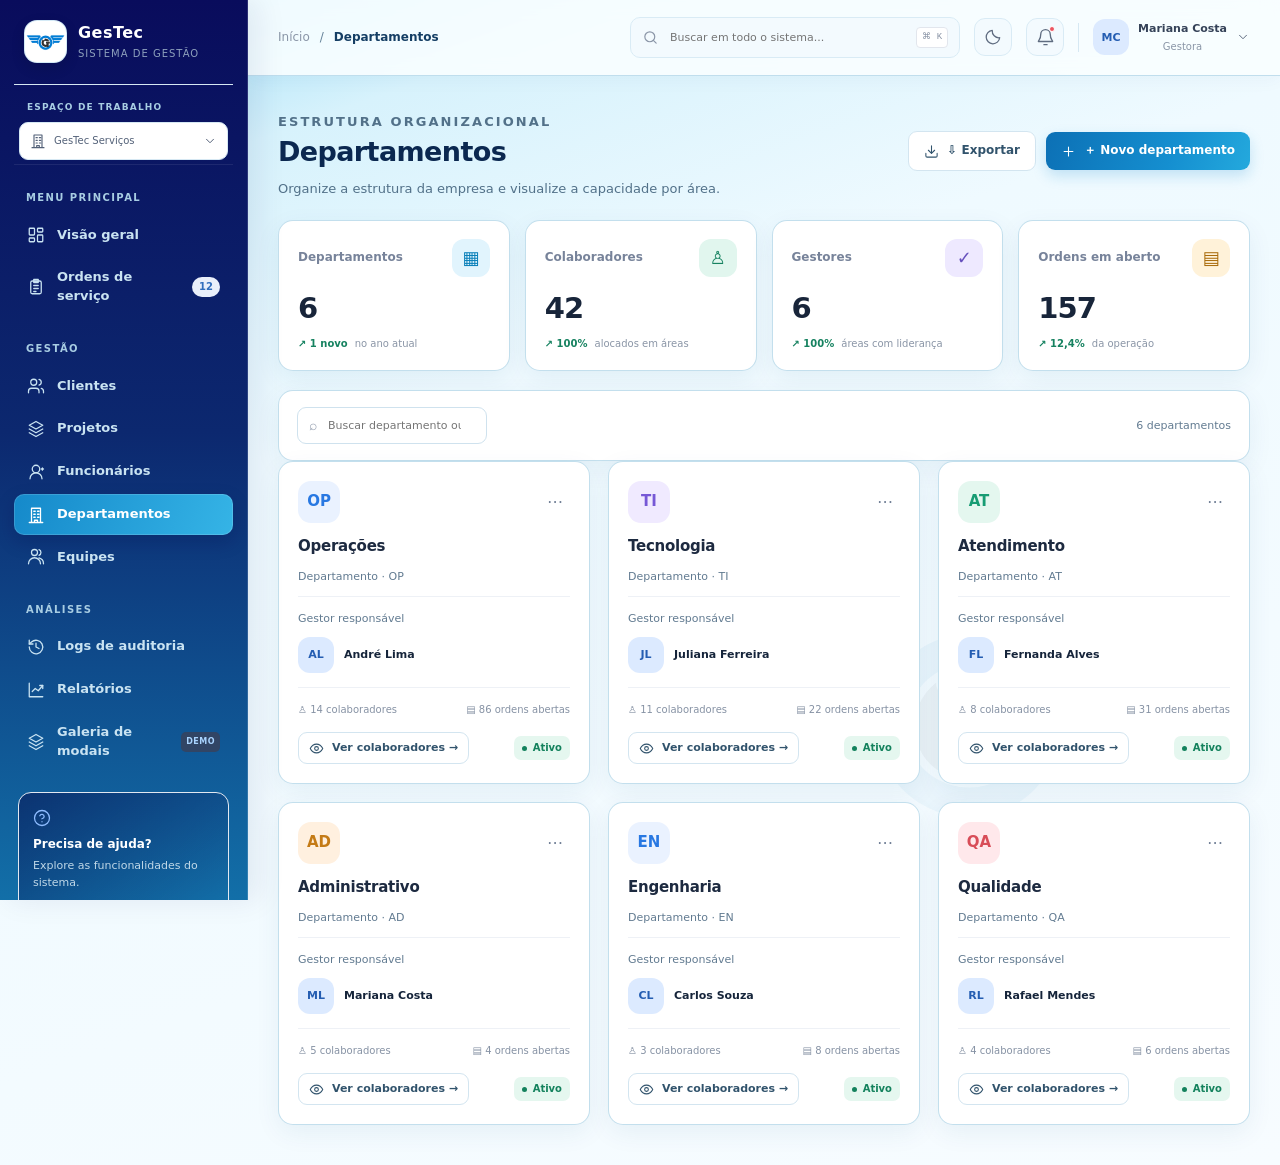
<file: departamentos.html>
<!doctype html><html lang="pt-BR"><head><meta charset="utf-8"><meta name="viewport" content="width=device-width, initial-scale=1"><meta name="description" content="Protótipo estático do Sistema de Gestão de Ordens de Serviço"><title>Departamentos · GesTec Mockup</title><link rel="stylesheet" href="assets/styles.css"><link rel="stylesheet" href="assets/brand-system.css"></head><body data-page="departamentos"><aside class="sidebar" id="site-sidebar"></aside><div class="app-main"><header class="topbar" id="site-topbar"></header><main class="page-content"><div data-title="Departamentos" hidden></div><div class="page-heading"><div><p class="eyebrow">ESTRUTURA ORGANIZACIONAL</p><h1>Departamentos</h1><p>Organize a estrutura da empresa e visualize a capacidade por área.</p></div><div class="heading-actions"><button class="btn btn-secondary" data-export="departamentos">⇩ Exportar</button><button class="btn btn-primary" data-modal-open="modal-novo-departamento">＋ Novo departamento</button></div></div><div class="grid kpi-grid"><article class="card kpi-card"><div class="kpi-top"><span class="kpi-label">Departamentos</span><span class="kpi-icon ">▦</span></div><div class="kpi-value">6</div><div class="kpi-foot"><span class="trend-up">↗ 1 novo</span><span>no ano atual</span></div></article><article class="card kpi-card"><div class="kpi-top"><span class="kpi-label">Colaboradores</span><span class="kpi-icon green">♙</span></div><div class="kpi-value">42</div><div class="kpi-foot"><span class="trend-up">↗ 100%</span><span>alocados em áreas</span></div></article><article class="card kpi-card"><div class="kpi-top"><span class="kpi-label">Gestores</span><span class="kpi-icon purple">✓</span></div><div class="kpi-value">6</div><div class="kpi-foot"><span class="trend-up">↗ 100%</span><span>áreas com liderança</span></div></article><article class="card kpi-card"><div class="kpi-top"><span class="kpi-label">Ordens em aberto</span><span class="kpi-icon amber">▤</span></div><div class="kpi-value">157</div><div class="kpi-foot"><span class="trend-up">↗ 12,4%</span><span>da operação</span></div></article></div><div class="filters card"><label class="search-field">⌕ <input type="search" placeholder="Buscar departamento ou gestor..." data-search="#department-grid"></label><span class="filter-spacer"></span><span class="muted small">6 departamentos</span></div><div class="grid cards-grid" id="department-grid"><article class="card department-card" data-searchable><div class="department-head"><span class="department-symbol blue">OP</span><button class="text-action" data-modal-open="modal-departamento-acoes">⋯</button></div><h3>Operações</h3><p class="muted small">Departamento · OP</p><div class="department-manager"><span class="muted small">Gestor responsável</span><div class="entity-cell"><span class="avatar avatar-purple">AL</span><strong>André Lima</strong></div></div><div class="department-footer"><span>♙ 14 colaboradores</span><span>▤ 86 ordens abertas</span></div><div class="department-actions"><a href="funcionarios.html" class="btn btn-secondary btn-sm">Ver colaboradores →</a><span class="status done">Ativo</span></div></article><article class="card department-card" data-searchable><div class="department-head"><span class="department-symbol purple">TI</span><button class="text-action" data-modal-open="modal-departamento-acoes">⋯</button></div><h3>Tecnologia</h3><p class="muted small">Departamento · TI</p><div class="department-manager"><span class="muted small">Gestor responsável</span><div class="entity-cell"><span class="avatar avatar-purple">JL</span><strong>Juliana Ferreira</strong></div></div><div class="department-footer"><span>♙ 11 colaboradores</span><span>▤ 22 ordens abertas</span></div><div class="department-actions"><a href="funcionarios.html" class="btn btn-secondary btn-sm">Ver colaboradores →</a><span class="status done">Ativo</span></div></article><article class="card department-card" data-searchable><div class="department-head"><span class="department-symbol green">AT</span><button class="text-action" data-modal-open="modal-departamento-acoes">⋯</button></div><h3>Atendimento</h3><p class="muted small">Departamento · AT</p><div class="department-manager"><span class="muted small">Gestor responsável</span><div class="entity-cell"><span class="avatar avatar-purple">FL</span><strong>Fernanda Alves</strong></div></div><div class="department-footer"><span>♙ 8 colaboradores</span><span>▤ 31 ordens abertas</span></div><div class="department-actions"><a href="funcionarios.html" class="btn btn-secondary btn-sm">Ver colaboradores →</a><span class="status done">Ativo</span></div></article><article class="card department-card" data-searchable><div class="department-head"><span class="department-symbol orange">AD</span><button class="text-action" data-modal-open="modal-departamento-acoes">⋯</button></div><h3>Administrativo</h3><p class="muted small">Departamento · AD</p><div class="department-manager"><span class="muted small">Gestor responsável</span><div class="entity-cell"><span class="avatar avatar-purple">ML</span><strong>Mariana Costa</strong></div></div><div class="department-footer"><span>♙ 5 colaboradores</span><span>▤ 4 ordens abertas</span></div><div class="department-actions"><a href="funcionarios.html" class="btn btn-secondary btn-sm">Ver colaboradores →</a><span class="status done">Ativo</span></div></article><article class="card department-card" data-searchable><div class="department-head"><span class="department-symbol blue">EN</span><button class="text-action" data-modal-open="modal-departamento-acoes">⋯</button></div><h3>Engenharia</h3><p class="muted small">Departamento · EN</p><div class="department-manager"><span class="muted small">Gestor responsável</span><div class="entity-cell"><span class="avatar avatar-purple">CL</span><strong>Carlos Souza</strong></div></div><div class="department-footer"><span>♙ 3 colaboradores</span><span>▤ 8 ordens abertas</span></div><div class="department-actions"><a href="funcionarios.html" class="btn btn-secondary btn-sm">Ver colaboradores →</a><span class="status done">Ativo</span></div></article><article class="card department-card" data-searchable><div class="department-head"><span class="department-symbol red">QA</span><button class="text-action" data-modal-open="modal-departamento-acoes">⋯</button></div><h3>Qualidade</h3><p class="muted small">Departamento · QA</p><div class="department-manager"><span class="muted small">Gestor responsável</span><div class="entity-cell"><span class="avatar avatar-purple">RL</span><strong>Rafael Mendes</strong></div></div><div class="department-footer"><span>♙ 4 colaboradores</span><span>▤ 6 ordens abertas</span></div><div class="department-actions"><a href="funcionarios.html" class="btn btn-secondary btn-sm">Ver colaboradores →</a><span class="status done">Ativo</span></div></article></div></main></div><div class="modal-overlay" id="modal-notificacoes" aria-hidden="true"><section class="modal modal-wide" role="dialog" aria-modal="true" aria-labelledby="title-notificacoes"><header class="modal-header"><div><div class="modal-eyebrow">GESTEC · DEMONSTRAÇÃO</div><h2 id="title-notificacoes">Notificações</h2><p>Atualizações recentes do seu espaço de trabalho.</p></div><button class="modal-close" data-modal-close aria-label="Fechar">×</button></header><div class="modal-body"><div class="notification-list"><div class="notification-item unread"><span class="notification-icon blue">▤</span><div><strong>OS-2024-0156 foi atualizada</strong><p>André Lima adicionou uma atualização há 12 minutos.</p><small>Há 12 min</small></div></div><div class="notification-item"><span class="notification-icon green">✓</span><div><strong>Ordem de serviço concluída</strong><p>OS-2024-0148 foi finalizada e está pronta para validação.</p><small>Há 1 hora</small></div></div><div class="notification-item"><span class="notification-icon amber">◷</span><div><strong>SLA próximo do vencimento</strong><p>OS-2024-0159 precisa de atenção até às 17:00.</p><small>Há 2 horas</small></div></div></div></div><footer class="modal-footer"><button class="btn btn-secondary" data-modal-close>Fechar</button><button class="btn btn-primary" data-toast="Todas as notificações foram marcadas como lidas.">Marcar todas como lidas</button></footer></section></div><div class="modal-overlay" id="modal-perfil" aria-hidden="true"><section class="modal " role="dialog" aria-modal="true" aria-labelledby="title-perfil"><header class="modal-header"><div><div class="modal-eyebrow">GESTEC · DEMONSTRAÇÃO</div><h2 id="title-perfil">Meu perfil</h2><p>Preferências da conta demonstrativa.</p></div><button class="modal-close" data-modal-close aria-label="Fechar">×</button></header><div class="modal-body"><div class="profile-modal-head"><span class="avatar avatar-purple avatar-lg">MC</span><div><strong>Mariana Costa</strong><p>mariana.costa@gestec.com.br</p><span class="status done">Gestora</span></div></div><div class="profile-menu-list"><button data-toast="Preferências abertas no modo demonstração.">⚙️ Preferências da conta <span>›</span></button><button data-toast="Central de segurança simulada.">🔒 Segurança e acesso <span>›</span></button><button data-toast="Você está usando o protótipo estático.">ⓘ Sobre o sistema <span>›</span></button><a href="login.html">↪ Sair da conta demonstrativa</a></div></div></section></div><div class="modal-overlay" id="modal-ajuda" aria-hidden="true"><section class="modal " role="dialog" aria-modal="true" aria-labelledby="title-ajuda"><header class="modal-header"><div><div class="modal-eyebrow">GESTEC · DEMONSTRAÇÃO</div><h2 id="title-ajuda">Central de ajuda</h2><p>Encontre atalhos para explorar este protótipo.</p></div><button class="modal-close" data-modal-close aria-label="Fechar">×</button></header><div class="modal-body"><div class="help-list"><div><b>01</b><span><strong>Explore as telas</strong><small>Use o menu lateral para navegar entre os módulos.</small></span></div><div><b>02</b><span><strong>Teste os formulários</strong><small>Os dados são fictícios e não são enviados a um servidor.</small></span></div><div><b>03</b><span><strong>Experimente os modais</strong><small>A galeria de modais reúne os principais estados de interface.</small></span></div></div></div><footer class="modal-footer"><button class="btn btn-primary" data-modal-close>Entendi</button></footer></section></div><div class="modal-overlay" id="modal-confirmar-exclusao" aria-hidden="true"><section class="modal modal-small" role="dialog" aria-modal="true" aria-labelledby="title-confirmar-exclusao"><header class="modal-header"><div><div class="modal-eyebrow">GESTEC · DEMONSTRAÇÃO</div><h2 id="title-confirmar-exclusao">Excluir registro?</h2><p>Esta ação existe apenas para demonstrar o estado de confirmação.</p></div><button class="modal-close" data-modal-close aria-label="Fechar">×</button></header><div class="modal-body"><div class="confirm-warning"><span>!</span><div><strong>Tem certeza de que deseja continuar?</strong><p>Este registro fictício será removido somente da demonstração visual. Nenhum dado real será alterado.</p></div></div></div><footer class="modal-footer"><button class="btn btn-secondary" data-modal-close>Cancelar</button><button class="btn btn-danger" data-modal-close data-toast="Exclusão simulada com sucesso.">Simular exclusão</button></footer></section></div><div class="modal-overlay" id="modal-novo-departamento" aria-hidden="true"><section class="modal " role="dialog" aria-modal="true" aria-labelledby="title-novo-departamento"><header class="modal-header"><div><div class="modal-eyebrow">GESTEC · DEMONSTRAÇÃO</div><h2 id="title-novo-departamento">Novo departamento</h2><p>Agrupe colaboradores e responsabilidades.</p></div><button class="modal-close" data-modal-close aria-label="Fechar">×</button></header><div class="modal-body"><form data-mock-form data-success="Departamento criado na demonstração."><div class="form-grid"><div class="form-field full"><label>Nome do departamento</label><input type="text" name="nome" placeholder="Ex.: Operações"></div><div class="form-field"><label>Gestor responsável</label><select name="gestor"><option>Mariana Costa</option><option>André Lima</option><option>Juliana Ferreira</option></select></div><div class="form-field"><label>Centro de custo</label><input type="text" name="centro" placeholder="CC-000"></div><div class="form-field full"><label>Descrição</label><textarea name="descricao" placeholder="Responsabilidades do departamento"></textarea></div></div></form></div><footer class="modal-footer"><button class="btn btn-secondary" data-modal-close>Cancelar</button><button class="btn btn-primary" onclick="this.closest('.modal').querySelector('form[data-mock-form]')?.requestSubmit()">✓ Criar departamento</button></footer></section></div><div class="modal-overlay" id="modal-departamento-acoes" aria-hidden="true"><section class="modal " role="dialog" aria-modal="true" aria-labelledby="title-departamento-acoes"><header class="modal-header"><div><div class="modal-eyebrow">GESTEC · DEMONSTRAÇÃO</div><h2 id="title-departamento-acoes">Ações do departamento</h2><p>Atalhos de gestão de estrutura.</p></div><button class="modal-close" data-modal-close aria-label="Fechar">×</button></header><div class="modal-body"><div class="profile-menu-list"><a href="funcionarios.html">♙ Ver colaboradores <span>›</span></a><button data-modal-open="modal-novo-departamento">✎ Editar departamento <span>›</span></button><button data-toast="Relatório de capacidade aberto na demonstração.">▥ Ver capacidade e carga <span>›</span></button><button data-modal-open="modal-confirmar-exclusao">⌫ Desativar departamento <span>›</span></button></div></div></section></div><div class="toast-stack" id="toast-stack" aria-live="polite"></div><script src="assets/app.js"></script></body></html>
</file>
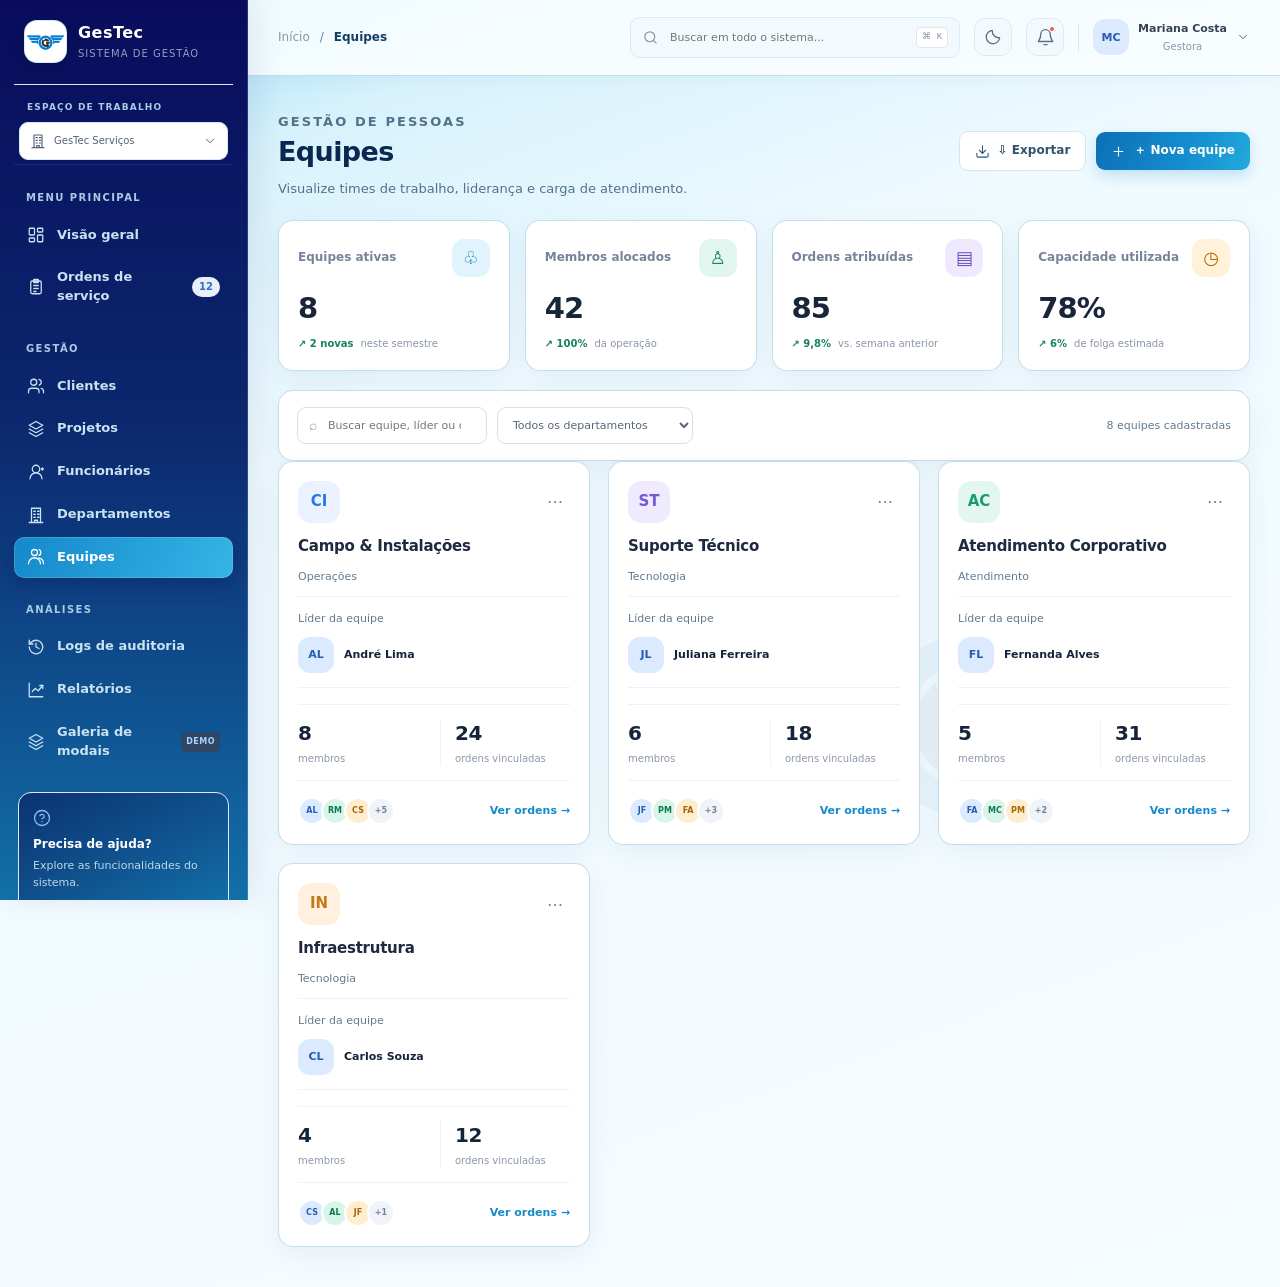
<file: equipes.html>
<!doctype html><html lang="pt-BR"><head><meta charset="utf-8"><meta name="viewport" content="width=device-width, initial-scale=1"><meta name="description" content="Protótipo estático do Sistema de Gestão de Ordens de Serviço"><title>Equipes · GesTec Mockup</title><link rel="stylesheet" href="assets/styles.css"><link rel="stylesheet" href="assets/brand-system.css"></head><body data-page="equipes"><aside class="sidebar" id="site-sidebar"></aside><div class="app-main"><header class="topbar" id="site-topbar"></header><main class="page-content"><div data-title="Equipes" hidden></div><div class="page-heading"><div><p class="eyebrow">GESTÃO DE PESSOAS</p><h1>Equipes</h1><p>Visualize times de trabalho, liderança e carga de atendimento.</p></div><div class="heading-actions"><button class="btn btn-secondary" data-export="equipes">⇩ Exportar</button><button class="btn btn-primary" data-modal-open="modal-nova-equipe">＋ Nova equipe</button></div></div><div class="grid kpi-grid"><article class="card kpi-card"><div class="kpi-top"><span class="kpi-label">Equipes ativas</span><span class="kpi-icon ">♧</span></div><div class="kpi-value">8</div><div class="kpi-foot"><span class="trend-up">↗ 2 novas</span><span>neste semestre</span></div></article><article class="card kpi-card"><div class="kpi-top"><span class="kpi-label">Membros alocados</span><span class="kpi-icon green">♙</span></div><div class="kpi-value">42</div><div class="kpi-foot"><span class="trend-up">↗ 100%</span><span>da operação</span></div></article><article class="card kpi-card"><div class="kpi-top"><span class="kpi-label">Ordens atribuídas</span><span class="kpi-icon purple">▤</span></div><div class="kpi-value">85</div><div class="kpi-foot"><span class="trend-up">↗ 9,8%</span><span>vs. semana anterior</span></div></article><article class="card kpi-card"><div class="kpi-top"><span class="kpi-label">Capacidade utilizada</span><span class="kpi-icon amber">◷</span></div><div class="kpi-value">78%</div><div class="kpi-foot"><span class="trend-up">↗ 6%</span><span>de folga estimada</span></div></article></div><div class="filters card"><label class="search-field">⌕ <input type="search" placeholder="Buscar equipe, líder ou departamento..." data-search="#team-grid"></label><select class="filter-select"><option>Todos os departamentos</option><option>Operações</option><option>Tecnologia</option><option>Atendimento</option></select><span class="filter-spacer"></span><span class="muted small">8 equipes cadastradas</span></div><div class="grid cards-grid" id="team-grid"><article class="card team-card" data-searchable><div class="team-head"><span class="team-symbol blue">CI</span><button class="text-action" data-modal-open="modal-equipe-acoes">⋯</button></div><h3>Campo & Instalações</h3><p class="muted small">Operações</p><div class="team-leader"><span class="muted small">Líder da equipe</span><div class="entity-cell"><span class="avatar avatar-purple">AL</span><strong>André Lima</strong></div></div><div class="team-stats"><div><strong>8</strong><small>membros</small></div><div><strong>24</strong><small>ordens vinculadas</small></div></div><div class="team-bottom"><div class="mini-avatar-group"><span class="avatar avatar-purple">AL</span><span class="avatar green">RM</span><span class="avatar orange">CS</span><span class="avatar more-avatar">+5</span></div><a class="more-link" href="ordens.html">Ver ordens →</a></div></article><article class="card team-card" data-searchable><div class="team-head"><span class="team-symbol purple">ST</span><button class="text-action" data-modal-open="modal-equipe-acoes">⋯</button></div><h3>Suporte Técnico</h3><p class="muted small">Tecnologia</p><div class="team-leader"><span class="muted small">Líder da equipe</span><div class="entity-cell"><span class="avatar avatar-purple">JL</span><strong>Juliana Ferreira</strong></div></div><div class="team-stats"><div><strong>6</strong><small>membros</small></div><div><strong>18</strong><small>ordens vinculadas</small></div></div><div class="team-bottom"><div class="mini-avatar-group"><span class="avatar avatar-purple">JF</span><span class="avatar green">PM</span><span class="avatar orange">FA</span><span class="avatar more-avatar">+3</span></div><a class="more-link" href="ordens.html">Ver ordens →</a></div></article><article class="card team-card" data-searchable><div class="team-head"><span class="team-symbol green">AC</span><button class="text-action" data-modal-open="modal-equipe-acoes">⋯</button></div><h3>Atendimento Corporativo</h3><p class="muted small">Atendimento</p><div class="team-leader"><span class="muted small">Líder da equipe</span><div class="entity-cell"><span class="avatar avatar-purple">FL</span><strong>Fernanda Alves</strong></div></div><div class="team-stats"><div><strong>5</strong><small>membros</small></div><div><strong>31</strong><small>ordens vinculadas</small></div></div><div class="team-bottom"><div class="mini-avatar-group"><span class="avatar avatar-purple">FA</span><span class="avatar green">MC</span><span class="avatar orange">PM</span><span class="avatar more-avatar">+2</span></div><a class="more-link" href="ordens.html">Ver ordens →</a></div></article><article class="card team-card" data-searchable><div class="team-head"><span class="team-symbol orange">IN</span><button class="text-action" data-modal-open="modal-equipe-acoes">⋯</button></div><h3>Infraestrutura</h3><p class="muted small">Tecnologia</p><div class="team-leader"><span class="muted small">Líder da equipe</span><div class="entity-cell"><span class="avatar avatar-purple">CL</span><strong>Carlos Souza</strong></div></div><div class="team-stats"><div><strong>4</strong><small>membros</small></div><div><strong>12</strong><small>ordens vinculadas</small></div></div><div class="team-bottom"><div class="mini-avatar-group"><span class="avatar avatar-purple">CS</span><span class="avatar green">AL</span><span class="avatar orange">JF</span><span class="avatar more-avatar">+1</span></div><a class="more-link" href="ordens.html">Ver ordens →</a></div></article></div></main></div><div class="modal-overlay" id="modal-notificacoes" aria-hidden="true"><section class="modal modal-wide" role="dialog" aria-modal="true" aria-labelledby="title-notificacoes"><header class="modal-header"><div><div class="modal-eyebrow">GESTEC · DEMONSTRAÇÃO</div><h2 id="title-notificacoes">Notificações</h2><p>Atualizações recentes do seu espaço de trabalho.</p></div><button class="modal-close" data-modal-close aria-label="Fechar">×</button></header><div class="modal-body"><div class="notification-list"><div class="notification-item unread"><span class="notification-icon blue">▤</span><div><strong>OS-2024-0156 foi atualizada</strong><p>André Lima adicionou uma atualização há 12 minutos.</p><small>Há 12 min</small></div></div><div class="notification-item"><span class="notification-icon green">✓</span><div><strong>Ordem de serviço concluída</strong><p>OS-2024-0148 foi finalizada e está pronta para validação.</p><small>Há 1 hora</small></div></div><div class="notification-item"><span class="notification-icon amber">◷</span><div><strong>SLA próximo do vencimento</strong><p>OS-2024-0159 precisa de atenção até às 17:00.</p><small>Há 2 horas</small></div></div></div></div><footer class="modal-footer"><button class="btn btn-secondary" data-modal-close>Fechar</button><button class="btn btn-primary" data-toast="Todas as notificações foram marcadas como lidas.">Marcar todas como lidas</button></footer></section></div><div class="modal-overlay" id="modal-perfil" aria-hidden="true"><section class="modal " role="dialog" aria-modal="true" aria-labelledby="title-perfil"><header class="modal-header"><div><div class="modal-eyebrow">GESTEC · DEMONSTRAÇÃO</div><h2 id="title-perfil">Meu perfil</h2><p>Preferências da conta demonstrativa.</p></div><button class="modal-close" data-modal-close aria-label="Fechar">×</button></header><div class="modal-body"><div class="profile-modal-head"><span class="avatar avatar-purple avatar-lg">MC</span><div><strong>Mariana Costa</strong><p>mariana.costa@gestec.com.br</p><span class="status done">Gestora</span></div></div><div class="profile-menu-list"><button data-toast="Preferências abertas no modo demonstração.">⚙️ Preferências da conta <span>›</span></button><button data-toast="Central de segurança simulada.">🔒 Segurança e acesso <span>›</span></button><button data-toast="Você está usando o protótipo estático.">ⓘ Sobre o sistema <span>›</span></button><a href="login.html">↪ Sair da conta demonstrativa</a></div></div></section></div><div class="modal-overlay" id="modal-ajuda" aria-hidden="true"><section class="modal " role="dialog" aria-modal="true" aria-labelledby="title-ajuda"><header class="modal-header"><div><div class="modal-eyebrow">GESTEC · DEMONSTRAÇÃO</div><h2 id="title-ajuda">Central de ajuda</h2><p>Encontre atalhos para explorar este protótipo.</p></div><button class="modal-close" data-modal-close aria-label="Fechar">×</button></header><div class="modal-body"><div class="help-list"><div><b>01</b><span><strong>Explore as telas</strong><small>Use o menu lateral para navegar entre os módulos.</small></span></div><div><b>02</b><span><strong>Teste os formulários</strong><small>Os dados são fictícios e não são enviados a um servidor.</small></span></div><div><b>03</b><span><strong>Experimente os modais</strong><small>A galeria de modais reúne os principais estados de interface.</small></span></div></div></div><footer class="modal-footer"><button class="btn btn-primary" data-modal-close>Entendi</button></footer></section></div><div class="modal-overlay" id="modal-confirmar-exclusao" aria-hidden="true"><section class="modal modal-small" role="dialog" aria-modal="true" aria-labelledby="title-confirmar-exclusao"><header class="modal-header"><div><div class="modal-eyebrow">GESTEC · DEMONSTRAÇÃO</div><h2 id="title-confirmar-exclusao">Excluir registro?</h2><p>Esta ação existe apenas para demonstrar o estado de confirmação.</p></div><button class="modal-close" data-modal-close aria-label="Fechar">×</button></header><div class="modal-body"><div class="confirm-warning"><span>!</span><div><strong>Tem certeza de que deseja continuar?</strong><p>Este registro fictício será removido somente da demonstração visual. Nenhum dado real será alterado.</p></div></div></div><footer class="modal-footer"><button class="btn btn-secondary" data-modal-close>Cancelar</button><button class="btn btn-danger" data-modal-close data-toast="Exclusão simulada com sucesso.">Simular exclusão</button></footer></section></div><div class="modal-overlay" id="modal-nova-equipe" aria-hidden="true"><section class="modal " role="dialog" aria-modal="true" aria-labelledby="title-nova-equipe"><header class="modal-header"><div><div class="modal-eyebrow">GESTEC · DEMONSTRAÇÃO</div><h2 id="title-nova-equipe">Nova equipe</h2><p>Defina o time responsável por um conjunto de atividades.</p></div><button class="modal-close" data-modal-close aria-label="Fechar">×</button></header><div class="modal-body"><form data-mock-form data-success="Equipe criada na demonstração."><div class="form-grid"><div class="form-field full"><label>Nome da equipe</label><input type="text" name="nome" placeholder="Ex.: Campo & Instalações"></div><div class="form-field"><label>Líder</label><select name="lider"><option>André Lima</option><option>Juliana Ferreira</option><option>Rafael Mendes</option></select></div><div class="form-field"><label>Departamento</label><select name="departamento"><option>Operações</option><option>Tecnologia</option><option>Atendimento</option></select></div><div class="form-field"><label>Membros</label><select name="membros"><option>5 colaboradores</option><option>8 colaboradores</option><option>12 colaboradores</option></select></div><div class="form-field full"><label>Descrição</label><textarea name="descricao" placeholder="Escopo de atuação"></textarea></div></div></form></div><footer class="modal-footer"><button class="btn btn-secondary" data-modal-close>Cancelar</button><button class="btn btn-primary" onclick="this.closest('.modal').querySelector('form[data-mock-form]')?.requestSubmit()">✓ Criar equipe</button></footer></section></div><div class="modal-overlay" id="modal-equipe-acoes" aria-hidden="true"><section class="modal " role="dialog" aria-modal="true" aria-labelledby="title-equipe-acoes"><header class="modal-header"><div><div class="modal-eyebrow">GESTEC · DEMONSTRAÇÃO</div><h2 id="title-equipe-acoes">Ações da equipe</h2><p>Gerencie composição e distribuição de trabalho.</p></div><button class="modal-close" data-modal-close aria-label="Fechar">×</button></header><div class="modal-body"><div class="profile-menu-list"><a href="funcionarios.html">♙ Ver membros <span>›</span></a><button data-modal-open="modal-nova-equipe">✎ Editar equipe <span>›</span></button><button data-toast="Distribuição de carga aberta na demonstração.">▥ Ver carga de trabalho <span>›</span></button><button data-modal-open="modal-confirmar-exclusao">⌫ Arquivar equipe <span>›</span></button></div></div></section></div><div class="toast-stack" id="toast-stack" aria-live="polite"></div><script src="assets/app.js"></script></body></html>
</file>
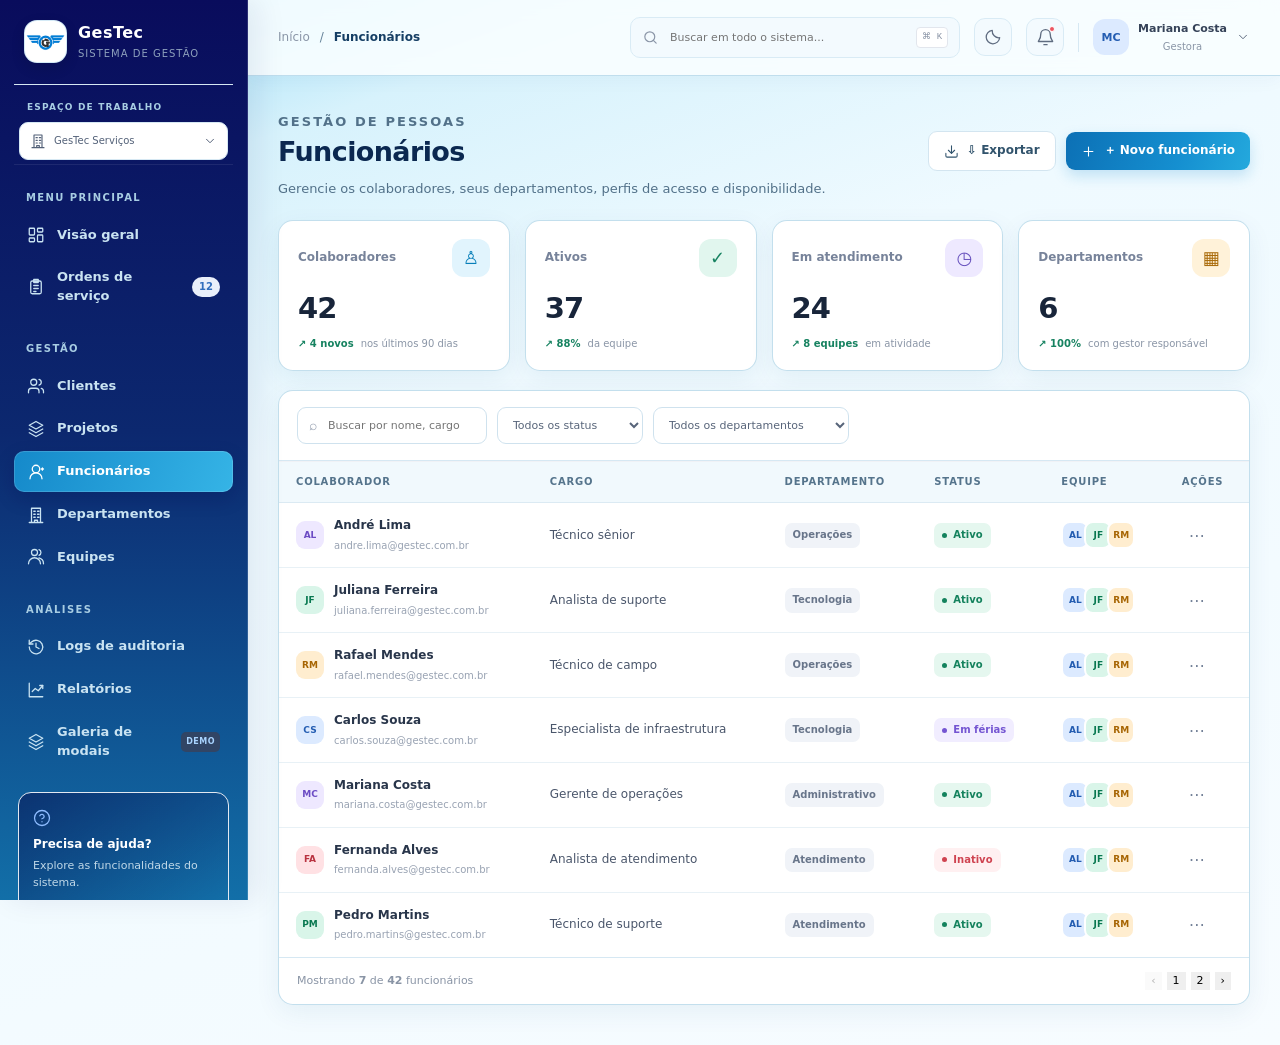
<file: funcionarios.html>
<!doctype html><html lang="pt-BR"><head><meta charset="utf-8"><meta name="viewport" content="width=device-width, initial-scale=1"><meta name="description" content="Protótipo estático do Sistema de Gestão de Ordens de Serviço"><title>Funcionários · GesTec Mockup</title><link rel="stylesheet" href="assets/styles.css"><link rel="stylesheet" href="assets/brand-system.css"></head><body data-page="funcionarios"><aside class="sidebar" id="site-sidebar"></aside><div class="app-main"><header class="topbar" id="site-topbar"></header><main class="page-content"><div data-title="Funcionários" hidden></div><div class="page-heading"><div><p class="eyebrow">GESTÃO DE PESSOAS</p><h1>Funcionários</h1><p>Gerencie os colaboradores, seus departamentos, perfis de acesso e disponibilidade.</p></div><div class="heading-actions"><button class="btn btn-secondary" data-export="funcionarios">⇩ Exportar</button><button class="btn btn-primary" data-modal-open="modal-novo-funcionario">＋ Novo funcionário</button></div></div><div class="grid kpi-grid"><article class="card kpi-card"><div class="kpi-top"><span class="kpi-label">Colaboradores</span><span class="kpi-icon ">♙</span></div><div class="kpi-value">42</div><div class="kpi-foot"><span class="trend-up">↗ 4 novos</span><span>nos últimos 90 dias</span></div></article><article class="card kpi-card"><div class="kpi-top"><span class="kpi-label">Ativos</span><span class="kpi-icon green">✓</span></div><div class="kpi-value">37</div><div class="kpi-foot"><span class="trend-up">↗ 88%</span><span>da equipe</span></div></article><article class="card kpi-card"><div class="kpi-top"><span class="kpi-label">Em atendimento</span><span class="kpi-icon purple">◷</span></div><div class="kpi-value">24</div><div class="kpi-foot"><span class="trend-up">↗ 8 equipes</span><span>em atividade</span></div></article><article class="card kpi-card"><div class="kpi-top"><span class="kpi-label">Departamentos</span><span class="kpi-icon amber">▦</span></div><div class="kpi-value">6</div><div class="kpi-foot"><span class="trend-up">↗ 100%</span><span>com gestor responsável</span></div></article></div><section class="card table-card"><div class="filters"><label class="search-field">⌕ <input type="search" placeholder="Buscar por nome, cargo ou e-mail..." data-search="#funcionarios-table"></label><select class="filter-select" data-filter="status"><option value="">Todos os status</option><option>Ativo</option><option>Em férias</option><option>Inativo</option></select><select class="filter-select"><option>Todos os departamentos</option><option>Operações</option><option>Tecnologia</option><option>Atendimento</option><option>Administrativo</option></select><span class="filter-spacer"></span></div><div class="table-scroll"><table class="table" id="funcionarios-table"><thead><tr><th>Colaborador</th><th>Cargo</th><th>Departamento</th><th>Status</th><th>Equipe</th><th>Ações</th></tr></thead><tbody><tr data-searchable data-status="Ativo"><td><div class="entity-cell"><span class="avatar purple">AL</span><span><a class="primary-cell" href="#" data-toast="Perfil do colaborador aberto na demonstração.">André Lima</a><small class="sub-cell">andre.lima@gestec.com.br</small></span></div></td><td>Técnico sênior</td><td><span class="pill">Operações</span></td><td><span class="status done">Ativo</span></td><td><div class="mini-avatar-group"><span class="avatar avatar-purple">AL</span><span class="avatar green">JF</span><span class="avatar orange">RM</span></div></td><td><button class="text-action" data-modal-open="modal-funcionario-acoes">⋯</button></td></tr><tr data-searchable data-status="Ativo"><td><div class="entity-cell"><span class="avatar green">JF</span><span><a class="primary-cell" href="#" data-toast="Perfil do colaborador aberto na demonstração.">Juliana Ferreira</a><small class="sub-cell">juliana.ferreira@gestec.com.br</small></span></div></td><td>Analista de suporte</td><td><span class="pill">Tecnologia</span></td><td><span class="status done">Ativo</span></td><td><div class="mini-avatar-group"><span class="avatar avatar-purple">AL</span><span class="avatar green">JF</span><span class="avatar orange">RM</span></div></td><td><button class="text-action" data-modal-open="modal-funcionario-acoes">⋯</button></td></tr><tr data-searchable data-status="Ativo"><td><div class="entity-cell"><span class="avatar orange">RM</span><span><a class="primary-cell" href="#" data-toast="Perfil do colaborador aberto na demonstração.">Rafael Mendes</a><small class="sub-cell">rafael.mendes@gestec.com.br</small></span></div></td><td>Técnico de campo</td><td><span class="pill">Operações</span></td><td><span class="status done">Ativo</span></td><td><div class="mini-avatar-group"><span class="avatar avatar-purple">AL</span><span class="avatar green">JF</span><span class="avatar orange">RM</span></div></td><td><button class="text-action" data-modal-open="modal-funcionario-acoes">⋯</button></td></tr><tr data-searchable data-status="Em férias"><td><div class="entity-cell"><span class="avatar blue">CS</span><span><a class="primary-cell" href="#" data-toast="Perfil do colaborador aberto na demonstração.">Carlos Souza</a><small class="sub-cell">carlos.souza@gestec.com.br</small></span></div></td><td>Especialista de infraestrutura</td><td><span class="pill">Tecnologia</span></td><td><span class="status waiting">Em férias</span></td><td><div class="mini-avatar-group"><span class="avatar avatar-purple">AL</span><span class="avatar green">JF</span><span class="avatar orange">RM</span></div></td><td><button class="text-action" data-modal-open="modal-funcionario-acoes">⋯</button></td></tr><tr data-searchable data-status="Ativo"><td><div class="entity-cell"><span class="avatar purple">MC</span><span><a class="primary-cell" href="#" data-toast="Perfil do colaborador aberto na demonstração.">Mariana Costa</a><small class="sub-cell">mariana.costa@gestec.com.br</small></span></div></td><td>Gerente de operações</td><td><span class="pill">Administrativo</span></td><td><span class="status done">Ativo</span></td><td><div class="mini-avatar-group"><span class="avatar avatar-purple">AL</span><span class="avatar green">JF</span><span class="avatar orange">RM</span></div></td><td><button class="text-action" data-modal-open="modal-funcionario-acoes">⋯</button></td></tr><tr data-searchable data-status="Inativo"><td><div class="entity-cell"><span class="avatar red">FA</span><span><a class="primary-cell" href="#" data-toast="Perfil do colaborador aberto na demonstração.">Fernanda Alves</a><small class="sub-cell">fernanda.alves@gestec.com.br</small></span></div></td><td>Analista de atendimento</td><td><span class="pill">Atendimento</span></td><td><span class="status blocked">Inativo</span></td><td><div class="mini-avatar-group"><span class="avatar avatar-purple">AL</span><span class="avatar green">JF</span><span class="avatar orange">RM</span></div></td><td><button class="text-action" data-modal-open="modal-funcionario-acoes">⋯</button></td></tr><tr data-searchable data-status="Ativo"><td><div class="entity-cell"><span class="avatar green">PM</span><span><a class="primary-cell" href="#" data-toast="Perfil do colaborador aberto na demonstração.">Pedro Martins</a><small class="sub-cell">pedro.martins@gestec.com.br</small></span></div></td><td>Técnico de suporte</td><td><span class="pill">Atendimento</span></td><td><span class="status done">Ativo</span></td><td><div class="mini-avatar-group"><span class="avatar avatar-purple">AL</span><span class="avatar green">JF</span><span class="avatar orange">RM</span></div></td><td><button class="text-action" data-modal-open="modal-funcionario-acoes">⋯</button></td></tr></tbody></table></div><div class="table-footer"><span>Mostrando <b>7</b> de <b>42</b> funcionários</span><div class="pagination"><button disabled>‹</button><button class="current">1</button><button data-toast="Página 2 simulada.">2</button><button data-toast="Próxima página simulada.">›</button></div></div></section></main></div><div class="modal-overlay" id="modal-notificacoes" aria-hidden="true"><section class="modal modal-wide" role="dialog" aria-modal="true" aria-labelledby="title-notificacoes"><header class="modal-header"><div><div class="modal-eyebrow">GESTEC · DEMONSTRAÇÃO</div><h2 id="title-notificacoes">Notificações</h2><p>Atualizações recentes do seu espaço de trabalho.</p></div><button class="modal-close" data-modal-close aria-label="Fechar">×</button></header><div class="modal-body"><div class="notification-list"><div class="notification-item unread"><span class="notification-icon blue">▤</span><div><strong>OS-2024-0156 foi atualizada</strong><p>André Lima adicionou uma atualização há 12 minutos.</p><small>Há 12 min</small></div></div><div class="notification-item"><span class="notification-icon green">✓</span><div><strong>Ordem de serviço concluída</strong><p>OS-2024-0148 foi finalizada e está pronta para validação.</p><small>Há 1 hora</small></div></div><div class="notification-item"><span class="notification-icon amber">◷</span><div><strong>SLA próximo do vencimento</strong><p>OS-2024-0159 precisa de atenção até às 17:00.</p><small>Há 2 horas</small></div></div></div></div><footer class="modal-footer"><button class="btn btn-secondary" data-modal-close>Fechar</button><button class="btn btn-primary" data-toast="Todas as notificações foram marcadas como lidas.">Marcar todas como lidas</button></footer></section></div><div class="modal-overlay" id="modal-perfil" aria-hidden="true"><section class="modal " role="dialog" aria-modal="true" aria-labelledby="title-perfil"><header class="modal-header"><div><div class="modal-eyebrow">GESTEC · DEMONSTRAÇÃO</div><h2 id="title-perfil">Meu perfil</h2><p>Preferências da conta demonstrativa.</p></div><button class="modal-close" data-modal-close aria-label="Fechar">×</button></header><div class="modal-body"><div class="profile-modal-head"><span class="avatar avatar-purple avatar-lg">MC</span><div><strong>Mariana Costa</strong><p>mariana.costa@gestec.com.br</p><span class="status done">Gestora</span></div></div><div class="profile-menu-list"><button data-toast="Preferências abertas no modo demonstração.">⚙️ Preferências da conta <span>›</span></button><button data-toast="Central de segurança simulada.">🔒 Segurança e acesso <span>›</span></button><button data-toast="Você está usando o protótipo estático.">ⓘ Sobre o sistema <span>›</span></button><a href="login.html">↪ Sair da conta demonstrativa</a></div></div></section></div><div class="modal-overlay" id="modal-ajuda" aria-hidden="true"><section class="modal " role="dialog" aria-modal="true" aria-labelledby="title-ajuda"><header class="modal-header"><div><div class="modal-eyebrow">GESTEC · DEMONSTRAÇÃO</div><h2 id="title-ajuda">Central de ajuda</h2><p>Encontre atalhos para explorar este protótipo.</p></div><button class="modal-close" data-modal-close aria-label="Fechar">×</button></header><div class="modal-body"><div class="help-list"><div><b>01</b><span><strong>Explore as telas</strong><small>Use o menu lateral para navegar entre os módulos.</small></span></div><div><b>02</b><span><strong>Teste os formulários</strong><small>Os dados são fictícios e não são enviados a um servidor.</small></span></div><div><b>03</b><span><strong>Experimente os modais</strong><small>A galeria de modais reúne os principais estados de interface.</small></span></div></div></div><footer class="modal-footer"><button class="btn btn-primary" data-modal-close>Entendi</button></footer></section></div><div class="modal-overlay" id="modal-confirmar-exclusao" aria-hidden="true"><section class="modal modal-small" role="dialog" aria-modal="true" aria-labelledby="title-confirmar-exclusao"><header class="modal-header"><div><div class="modal-eyebrow">GESTEC · DEMONSTRAÇÃO</div><h2 id="title-confirmar-exclusao">Excluir registro?</h2><p>Esta ação existe apenas para demonstrar o estado de confirmação.</p></div><button class="modal-close" data-modal-close aria-label="Fechar">×</button></header><div class="modal-body"><div class="confirm-warning"><span>!</span><div><strong>Tem certeza de que deseja continuar?</strong><p>Este registro fictício será removido somente da demonstração visual. Nenhum dado real será alterado.</p></div></div></div><footer class="modal-footer"><button class="btn btn-secondary" data-modal-close>Cancelar</button><button class="btn btn-danger" data-modal-close data-toast="Exclusão simulada com sucesso.">Simular exclusão</button></footer></section></div><div class="modal-overlay" id="modal-novo-funcionario" aria-hidden="true"><section class="modal modal-wide" role="dialog" aria-modal="true" aria-labelledby="title-novo-funcionario"><header class="modal-header"><div><div class="modal-eyebrow">GESTEC · DEMONSTRAÇÃO</div><h2 id="title-novo-funcionario">Novo funcionário</h2><p>Adicione um membro à equipe de atendimento.</p></div><button class="modal-close" data-modal-close aria-label="Fechar">×</button></header><div class="modal-body"><form data-mock-form data-success="Funcionário adicionado na demonstração."><div class="form-grid"><div class="form-field full"><label>Nome completo</label><input type="text" name="nome" placeholder="Nome do colaborador"></div><div class="form-field"><label>E-mail corporativo</label><input type="email" name="email" placeholder="nome@gestec.com.br"></div><div class="form-field"><label>Cargo</label><input type="text" name="cargo" placeholder="Cargo"></div><div class="form-field"><label>Departamento</label><select name="departamento"><option>Operações</option><option>Tecnologia</option><option>Atendimento</option><option>Administrativo</option></select></div><div class="form-field"><label>Telefone</label><input type="text" name="telefone" placeholder="(00) 00000-0000"></div><div class="form-field"><label>Perfil de acesso</label><select name="perfil"><option>Técnico</option><option>Gestor</option><option>Administrador</option></select></div></div></form></div><footer class="modal-footer"><button class="btn btn-secondary" data-modal-close>Cancelar</button><button class="btn btn-primary" onclick="this.closest('.modal').querySelector('form[data-mock-form]')?.requestSubmit()">✓ Cadastrar</button></footer></section></div><div class="modal-overlay" id="modal-funcionario-acoes" aria-hidden="true"><section class="modal " role="dialog" aria-modal="true" aria-labelledby="title-funcionario-acoes"><header class="modal-header"><div><div class="modal-eyebrow">GESTEC · DEMONSTRAÇÃO</div><h2 id="title-funcionario-acoes">Ações do colaborador</h2><p>Opções demonstrativas para o registro selecionado.</p></div><button class="modal-close" data-modal-close aria-label="Fechar">×</button></header><div class="modal-body"><div class="profile-menu-list"><button data-toast="Perfil do colaborador aberto.">◉ Ver perfil <span>›</span></button><button data-modal-open="modal-novo-funcionario">✎ Editar dados <span>›</span></button><button data-toast="Convite enviado na demonstração.">✉ Reenviar convite <span>›</span></button><button data-modal-open="modal-confirmar-exclusao">⊘ Desativar acesso <span>›</span></button></div></div></section></div><div class="toast-stack" id="toast-stack" aria-live="polite"></div><script src="assets/app.js"></script></body></html>
</file>
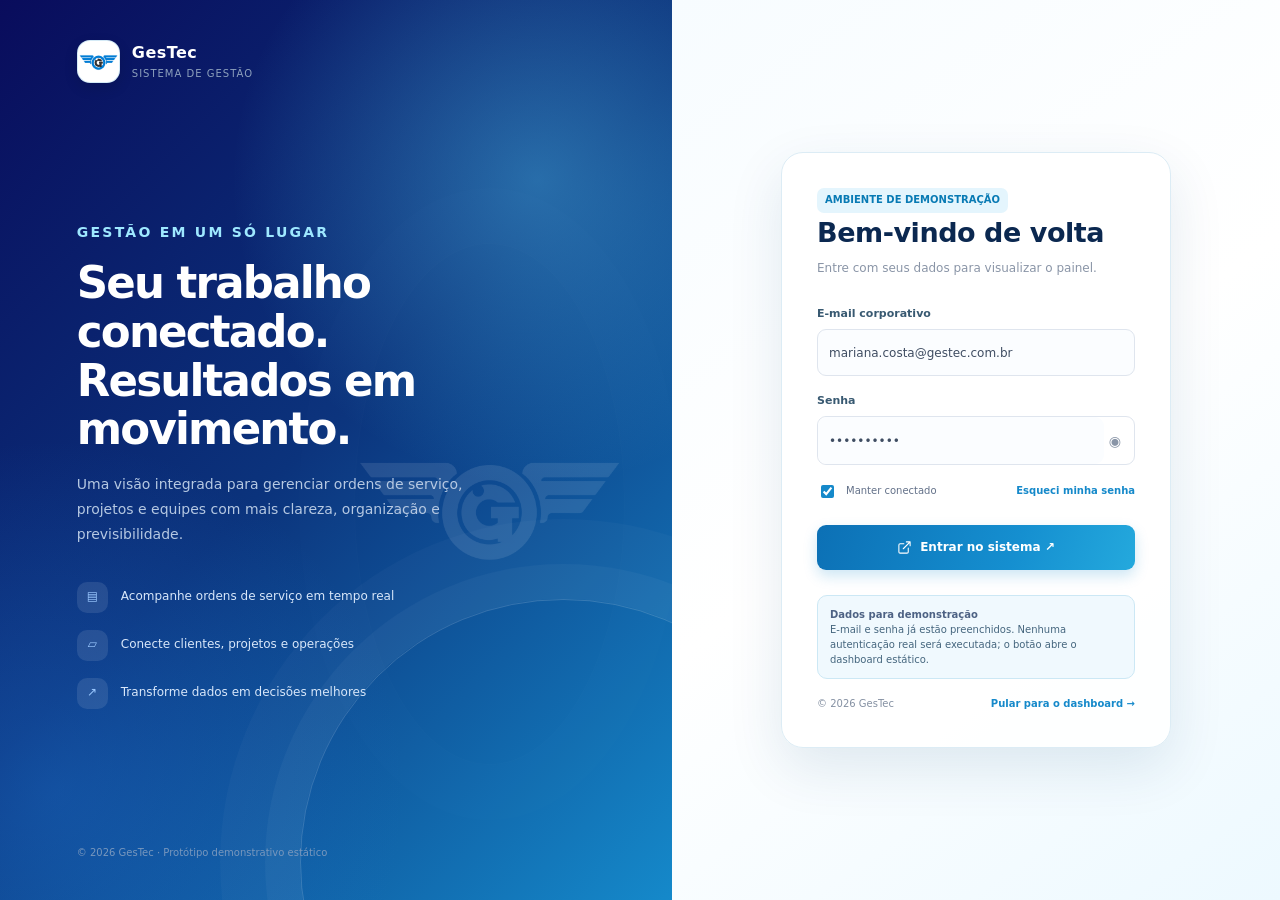
<file: login.html>
<!doctype html><html lang="pt-BR"><head><meta charset="utf-8"><meta name="viewport" content="width=device-width,initial-scale=1"><title>Entrar · GesTec Mockup</title><link rel="stylesheet" href="assets/styles.css"><link rel="stylesheet" href="assets/brand-system.css"></head><body><main class="login-page"><section class="login-art"><a href="dashboard.html" class="login-brand"><span class="brand-mark"><img src="assets/logo_gestec.png" alt="Logo GesTec"></span><span class="brand-text"><strong>GesTec</strong><small>Sistema de gestão</small></span></a><div class="login-copy"><p class="eyebrow">GESTÃO EM UM SÓ LUGAR</p><h1>Seu trabalho conectado.<br>Resultados em movimento.</h1><p>Uma visão integrada para gerenciar ordens de serviço, projetos e equipes com mais clareza, organização e previsibilidade.</p><div class="login-feature-list"><div class="login-feature"><span class="feature-mark">▤</span>Acompanhe ordens de serviço em tempo real</div><div class="login-feature"><span class="feature-mark">▱</span>Conecte clientes, projetos e operações</div><div class="login-feature"><span class="feature-mark">↗</span>Transforme dados em decisões melhores</div></div></div><div class="login-art-foot">© 2026 GesTec · Protótipo demonstrativo estático</div></section><section class="login-form-wrap"><form class="login-form" id="login-form"><span class="pill">AMBIENTE DE DEMONSTRAÇÃO</span><h2>Bem-vindo de volta</h2><p>Entre com seus dados para visualizar o painel.</p><div class="form-field"><label>E-mail corporativo</label><input type="email" value="mariana.costa@gestec.com.br" required></div><div class="form-field"><label>Senha</label><div class="password-wrap"><input type="password" id="login-password" value="gestec2026" required><button type="button" data-password-toggle aria-label="Mostrar senha">◉</button></div></div><div class="login-options"><label class="check-line"><input type="checkbox" checked> Manter conectado</label><a href="#" data-toast="Recuperação de senha ilustrativa.">Esqueci minha senha</a></div><button type="submit" class="btn btn-primary login-submit">Entrar no sistema ↗</button><div class="demo-hint"><strong>Dados para demonstração</strong><br>E-mail e senha já estão preenchidos. Nenhuma autenticação real será executada; o botão abre o dashboard estático.</div><div class="login-form-foot"><span>© 2026 GesTec</span><a href="dashboard.html">Pular para o dashboard →</a></div></form></section></main><div class="toast-stack" id="toast-stack"></div><script src="assets/app.js"></script><script>document.getElementById('login-form').addEventListener('submit',function(e){e.preventDefault();location.href='dashboard.html'});</script></body></html>
</file>
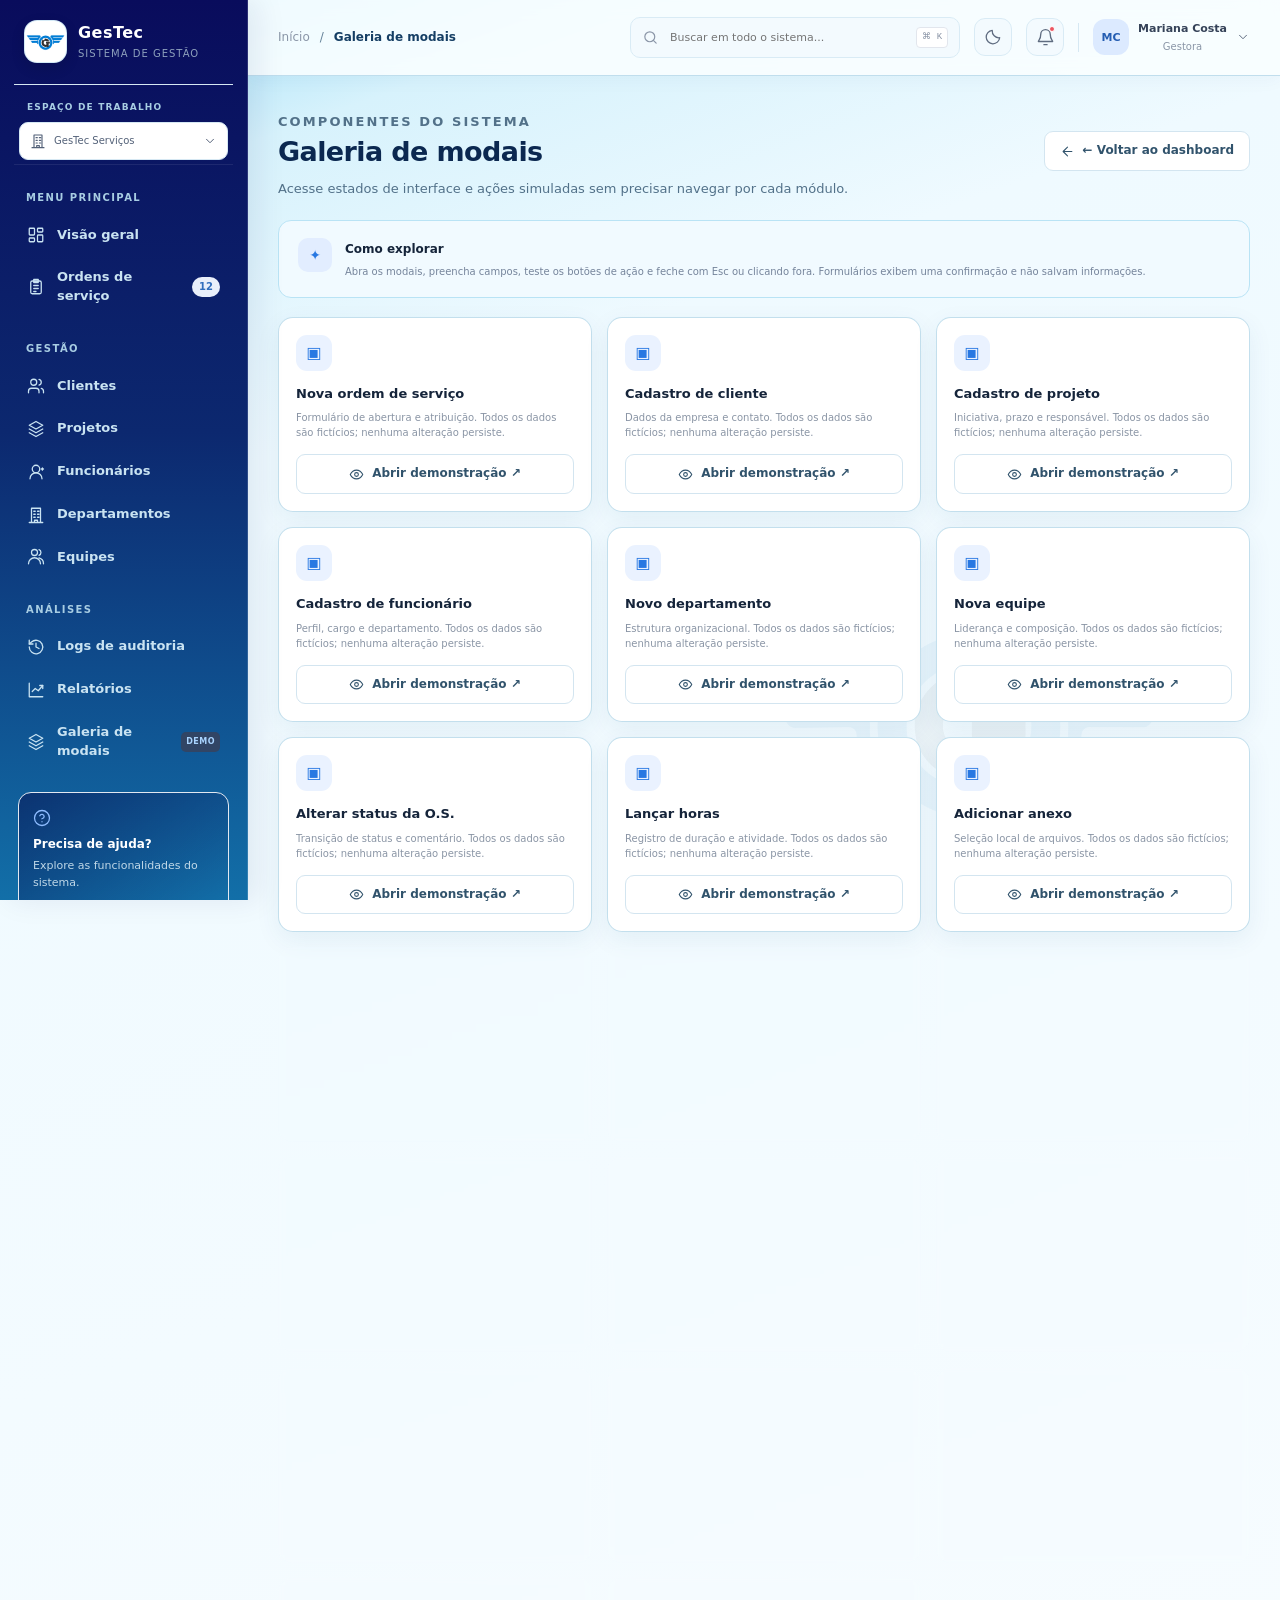
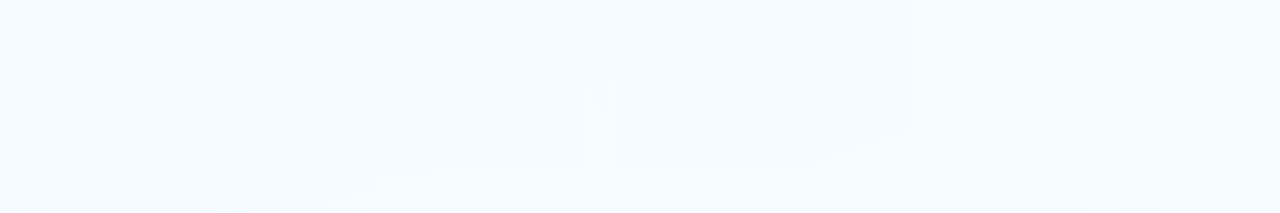
<file: modais.html>
<!doctype html><html lang="pt-BR"><head><meta charset="utf-8"><meta name="viewport" content="width=device-width, initial-scale=1"><meta name="description" content="Protótipo estático do Sistema de Gestão de Ordens de Serviço"><title>Galeria de modais · GesTec Mockup</title><link rel="stylesheet" href="assets/styles.css"><link rel="stylesheet" href="assets/brand-system.css"></head><body data-page="modais"><aside class="sidebar" id="site-sidebar"></aside><div class="app-main"><header class="topbar" id="site-topbar"></header><main class="page-content"><div data-title="Galeria de modais" hidden></div><div class="page-heading"><div><p class="eyebrow">COMPONENTES DO SISTEMA</p><h1>Galeria de modais</h1><p>Acesse estados de interface e ações simuladas sem precisar navegar por cada módulo.</p></div><div class="heading-actions"><a class="btn btn-secondary" href="dashboard.html">← Voltar ao dashboard</a></div></div><div class="demo-callout"><span>✦</span><div><strong>Como explorar</strong><p>Abra os modais, preencha campos, teste os botões de ação e feche com Esc ou clicando fora. Formulários exibem uma confirmação e não salvam informações.</p></div></div><div class="grid modal-gallery-grid"><article class="card modal-demo"><div class="modal-demo-icon">▣</div><h3>Nova ordem de serviço</h3><p>Formulário de abertura e atribuição. Todos os dados são fictícios; nenhuma alteração persiste.</p><button class="btn btn-secondary" data-modal-open="modal-nova-os">Abrir demonstração ↗</button></article><article class="card modal-demo"><div class="modal-demo-icon">▣</div><h3>Cadastro de cliente</h3><p>Dados da empresa e contato. Todos os dados são fictícios; nenhuma alteração persiste.</p><button class="btn btn-secondary" data-modal-open="modal-novo-cliente">Abrir demonstração ↗</button></article><article class="card modal-demo"><div class="modal-demo-icon">▣</div><h3>Cadastro de projeto</h3><p>Iniciativa, prazo e responsável. Todos os dados são fictícios; nenhuma alteração persiste.</p><button class="btn btn-secondary" data-modal-open="modal-novo-projeto">Abrir demonstração ↗</button></article><article class="card modal-demo"><div class="modal-demo-icon">▣</div><h3>Cadastro de funcionário</h3><p>Perfil, cargo e departamento. Todos os dados são fictícios; nenhuma alteração persiste.</p><button class="btn btn-secondary" data-modal-open="modal-novo-funcionario">Abrir demonstração ↗</button></article><article class="card modal-demo"><div class="modal-demo-icon">▣</div><h3>Novo departamento</h3><p>Estrutura organizacional. Todos os dados são fictícios; nenhuma alteração persiste.</p><button class="btn btn-secondary" data-modal-open="modal-novo-departamento">Abrir demonstração ↗</button></article><article class="card modal-demo"><div class="modal-demo-icon">▣</div><h3>Nova equipe</h3><p>Liderança e composição. Todos os dados são fictícios; nenhuma alteração persiste.</p><button class="btn btn-secondary" data-modal-open="modal-nova-equipe">Abrir demonstração ↗</button></article><article class="card modal-demo"><div class="modal-demo-icon">▣</div><h3>Alterar status da O.S.</h3><p>Transição de status e comentário. Todos os dados são fictícios; nenhuma alteração persiste.</p><button class="btn btn-secondary" data-modal-open="modal-alterar-status">Abrir demonstração ↗</button></article><article class="card modal-demo"><div class="modal-demo-icon">▣</div><h3>Lançar horas</h3><p>Registro de duração e atividade. Todos os dados são fictícios; nenhuma alteração persiste.</p><button class="btn btn-secondary" data-modal-open="modal-lancar-horas">Abrir demonstração ↗</button></article><article class="card modal-demo"><div class="modal-demo-icon">▣</div><h3>Adicionar anexo</h3><p>Seleção local de arquivos. Todos os dados são fictícios; nenhuma alteração persiste.</p><button class="btn btn-secondary" data-modal-open="modal-anexo">Abrir demonstração ↗</button></article><article class="card modal-demo"><div class="modal-demo-icon">▣</div><h3>Adicionar atualização</h3><p>Comentário de acompanhamento. Todos os dados são fictícios; nenhuma alteração persiste.</p><button class="btn btn-secondary" data-modal-open="modal-comentario">Abrir demonstração ↗</button></article><article class="card modal-demo"><div class="modal-demo-icon">▣</div><h3>Painel de notificações</h3><p>Lista e estado de notificações. Todos os dados são fictícios; nenhuma alteração persiste.</p><button class="btn btn-secondary" data-modal-open="modal-notificacoes">Abrir demonstração ↗</button></article><article class="card modal-demo"><div class="modal-demo-icon">▣</div><h3>Menu do perfil</h3><p>Preferências e sessão. Todos os dados são fictícios; nenhuma alteração persiste.</p><button class="btn btn-secondary" data-modal-open="modal-perfil">Abrir demonstração ↗</button></article><article class="card modal-demo"><div class="modal-demo-icon">▣</div><h3>Central de ajuda</h3><p>Orientação do protótipo. Todos os dados são fictícios; nenhuma alteração persiste.</p><button class="btn btn-secondary" data-modal-open="modal-ajuda">Abrir demonstração ↗</button></article><article class="card modal-demo"><div class="modal-demo-icon">▣</div><h3>Confirmar exclusão</h3><p>Ação destrutiva com confirmação. Todos os dados são fictícios; nenhuma alteração persiste.</p><button class="btn btn-secondary" data-modal-open="modal-confirmar-exclusao">Abrir demonstração ↗</button></article><article class="card modal-demo"><div class="modal-demo-icon">▣</div><h3>Ações da ordem</h3><p>Menu contextual de O.S.. Todos os dados são fictícios; nenhuma alteração persiste.</p><button class="btn btn-secondary" data-modal-open="modal-os-acoes">Abrir demonstração ↗</button></article><article class="card modal-demo"><div class="modal-demo-icon">▣</div><h3>Ações do cliente</h3><p>Atalhos do cadastro. Todos os dados são fictícios; nenhuma alteração persiste.</p><button class="btn btn-secondary" data-modal-open="modal-cliente-acoes">Abrir demonstração ↗</button></article><article class="card modal-demo"><div class="modal-demo-icon">▣</div><h3>Ações do projeto</h3><p>Atalhos do projeto. Todos os dados são fictícios; nenhuma alteração persiste.</p><button class="btn btn-secondary" data-modal-open="modal-projeto-acoes">Abrir demonstração ↗</button></article><article class="card modal-demo"><div class="modal-demo-icon">▣</div><h3>Ações do funcionário</h3><p>Atalhos do colaborador. Todos os dados são fictícios; nenhuma alteração persiste.</p><button class="btn btn-secondary" data-modal-open="modal-funcionario-acoes">Abrir demonstração ↗</button></article><article class="card modal-demo"><div class="modal-demo-icon">▣</div><h3>Ações do departamento</h3><p>Atalhos da estrutura. Todos os dados são fictícios; nenhuma alteração persiste.</p><button class="btn btn-secondary" data-modal-open="modal-departamento-acoes">Abrir demonstração ↗</button></article><article class="card modal-demo"><div class="modal-demo-icon">▣</div><h3>Ações da equipe</h3><p>Atalhos da equipe. Todos os dados são fictícios; nenhuma alteração persiste.</p><button class="btn btn-secondary" data-modal-open="modal-equipe-acoes">Abrir demonstração ↗</button></article></div></main></div><div class="modal-overlay" id="modal-notificacoes" aria-hidden="true"><section class="modal modal-wide" role="dialog" aria-modal="true" aria-labelledby="title-notificacoes"><header class="modal-header"><div><div class="modal-eyebrow">GESTEC · DEMONSTRAÇÃO</div><h2 id="title-notificacoes">Notificações</h2><p>Atualizações recentes do seu espaço de trabalho.</p></div><button class="modal-close" data-modal-close aria-label="Fechar">×</button></header><div class="modal-body"><div class="notification-list"><div class="notification-item unread"><span class="notification-icon blue">▤</span><div><strong>OS-2024-0156 foi atualizada</strong><p>André Lima adicionou uma atualização há 12 minutos.</p><small>Há 12 min</small></div></div><div class="notification-item"><span class="notification-icon green">✓</span><div><strong>Ordem de serviço concluída</strong><p>OS-2024-0148 foi finalizada e está pronta para validação.</p><small>Há 1 hora</small></div></div><div class="notification-item"><span class="notification-icon amber">◷</span><div><strong>SLA próximo do vencimento</strong><p>OS-2024-0159 precisa de atenção até às 17:00.</p><small>Há 2 horas</small></div></div></div></div><footer class="modal-footer"><button class="btn btn-secondary" data-modal-close>Fechar</button><button class="btn btn-primary" data-toast="Todas as notificações foram marcadas como lidas.">Marcar todas como lidas</button></footer></section></div><div class="modal-overlay" id="modal-perfil" aria-hidden="true"><section class="modal " role="dialog" aria-modal="true" aria-labelledby="title-perfil"><header class="modal-header"><div><div class="modal-eyebrow">GESTEC · DEMONSTRAÇÃO</div><h2 id="title-perfil">Meu perfil</h2><p>Preferências da conta demonstrativa.</p></div><button class="modal-close" data-modal-close aria-label="Fechar">×</button></header><div class="modal-body"><div class="profile-modal-head"><span class="avatar avatar-purple avatar-lg">MC</span><div><strong>Mariana Costa</strong><p>mariana.costa@gestec.com.br</p><span class="status done">Gestora</span></div></div><div class="profile-menu-list"><button data-toast="Preferências abertas no modo demonstração.">⚙️ Preferências da conta <span>›</span></button><button data-toast="Central de segurança simulada.">🔒 Segurança e acesso <span>›</span></button><button data-toast="Você está usando o protótipo estático.">ⓘ Sobre o sistema <span>›</span></button><a href="login.html">↪ Sair da conta demonstrativa</a></div></div></section></div><div class="modal-overlay" id="modal-ajuda" aria-hidden="true"><section class="modal " role="dialog" aria-modal="true" aria-labelledby="title-ajuda"><header class="modal-header"><div><div class="modal-eyebrow">GESTEC · DEMONSTRAÇÃO</div><h2 id="title-ajuda">Central de ajuda</h2><p>Encontre atalhos para explorar este protótipo.</p></div><button class="modal-close" data-modal-close aria-label="Fechar">×</button></header><div class="modal-body"><div class="help-list"><div><b>01</b><span><strong>Explore as telas</strong><small>Use o menu lateral para navegar entre os módulos.</small></span></div><div><b>02</b><span><strong>Teste os formulários</strong><small>Os dados são fictícios e não são enviados a um servidor.</small></span></div><div><b>03</b><span><strong>Experimente os modais</strong><small>A galeria de modais reúne os principais estados de interface.</small></span></div></div></div><footer class="modal-footer"><button class="btn btn-primary" data-modal-close>Entendi</button></footer></section></div><div class="modal-overlay" id="modal-confirmar-exclusao" aria-hidden="true"><section class="modal modal-small" role="dialog" aria-modal="true" aria-labelledby="title-confirmar-exclusao"><header class="modal-header"><div><div class="modal-eyebrow">GESTEC · DEMONSTRAÇÃO</div><h2 id="title-confirmar-exclusao">Excluir registro?</h2><p>Esta ação existe apenas para demonstrar o estado de confirmação.</p></div><button class="modal-close" data-modal-close aria-label="Fechar">×</button></header><div class="modal-body"><div class="confirm-warning"><span>!</span><div><strong>Tem certeza de que deseja continuar?</strong><p>Este registro fictício será removido somente da demonstração visual. Nenhum dado real será alterado.</p></div></div></div><footer class="modal-footer"><button class="btn btn-secondary" data-modal-close>Cancelar</button><button class="btn btn-danger" data-modal-close data-toast="Exclusão simulada com sucesso.">Simular exclusão</button></footer></section></div><div class="modal-overlay" id="modal-nova-os" aria-hidden="true"><section class="modal modal-wide" role="dialog" aria-modal="true" aria-labelledby="title-nova-os"><header class="modal-header"><div><div class="modal-eyebrow">GESTEC · DEMONSTRAÇÃO</div><h2 id="title-nova-os">Nova ordem de serviço</h2><p>Preencha as informações principais para abrir uma O.S.</p></div><button class="modal-close" data-modal-close aria-label="Fechar">×</button></header><div class="modal-body"><form data-mock-form data-success="Ordem de serviço criada na demonstração."><div class="form-grid"><div class="form-field full"><label>Título da solicitação</label><input type="text" name="titulo" placeholder="Ex.: Instalação de equipamento"></div><div class="form-field"><label>Cliente</label><select name="cliente"><option>Selecione um cliente</option><option>ALTAVE Tecnologia</option><option>GesTec Serviços</option><option>Metalúrgica Horizonte</option><option>Instituto Vale</option></select></div><div class="form-field"><label>Projeto</label><select name="projeto"><option>Selecione um projeto</option><option>Infraestrutura de rede</option><option>Modernização industrial</option><option>Suporte corporativo</option></select></div><div class="form-field"><label>Responsável</label><select name="responsavel"><option>Selecione um responsável</option><option>André Lima</option><option>Juliana Ferreira</option><option>Rafael Mendes</option></select></div><div class="form-field"><label>Prioridade</label><select name="prioridade"><option>Média</option><option>Baixa</option><option>Alta</option><option>Crítica</option></select></div><div class="form-field"><label>Prazo / SLA</label><input type="date" name="prazo" placeholder=""></div><div class="form-field full"><label>Descrição</label><textarea name="descricao" placeholder="Descreva a solicitação..."></textarea></div></div></form></div><footer class="modal-footer"><button class="btn btn-secondary" data-modal-close>Cancelar</button><button class="btn btn-primary" onclick="this.closest('.modal').querySelector('form[data-mock-form]')?.requestSubmit()">✓ Criar ordem</button></footer></section></div><div class="modal-overlay" id="modal-novo-cliente" aria-hidden="true"><section class="modal modal-wide" role="dialog" aria-modal="true" aria-labelledby="title-novo-cliente"><header class="modal-header"><div><div class="modal-eyebrow">GESTEC · DEMONSTRAÇÃO</div><h2 id="title-novo-cliente">Novo cliente</h2><p>Cadastre uma organização ou contato para as próximas solicitações.</p></div><button class="modal-close" data-modal-close aria-label="Fechar">×</button></header><div class="modal-body"><form data-mock-form data-success="Cliente adicionado à demonstração."><div class="form-grid"><div class="form-field full"><label>Nome / Razão social</label><input type="text" name="nome" placeholder="Nome do cliente"></div><div class="form-field"><label>CNPJ / CPF</label><input type="text" name="documento" placeholder="00.000.000/0000-00"></div><div class="form-field"><label>E-mail</label><input type="email" name="email" placeholder="contato@empresa.com"></div><div class="form-field"><label>Telefone</label><input type="text" name="telefone" placeholder="(00) 00000-0000"></div><div class="form-field"><label>Cidade</label><input type="text" name="cidade" placeholder="Cidade / UF"></div><div class="form-field"><label>Status</label><select name="status"><option>Ativo</option><option>Inativo</option></select></div><div class="form-field full"><label>Observações</label><textarea name="obs" placeholder="Informações adicionais"></textarea></div></div></form></div><footer class="modal-footer"><button class="btn btn-secondary" data-modal-close>Cancelar</button><button class="btn btn-primary" onclick="this.closest('.modal').querySelector('form[data-mock-form]')?.requestSubmit()">✓ Salvar cliente</button></footer></section></div><div class="modal-overlay" id="modal-novo-projeto" aria-hidden="true"><section class="modal modal-wide" role="dialog" aria-modal="true" aria-labelledby="title-novo-projeto"><header class="modal-header"><div><div class="modal-eyebrow">GESTEC · DEMONSTRAÇÃO</div><h2 id="title-novo-projeto">Novo projeto</h2><p>Organize as ordens de serviço por iniciativa e cliente.</p></div><button class="modal-close" data-modal-close aria-label="Fechar">×</button></header><div class="modal-body"><form data-mock-form data-success="Projeto criado na demonstração."><div class="form-grid"><div class="form-field full"><label>Nome do projeto</label><input type="text" name="nome" placeholder="Nome do projeto"></div><div class="form-field"><label>Cliente</label><select name="cliente"><option>ALTAVE Tecnologia</option><option>Metalúrgica Horizonte</option><option>Instituto Vale</option></select></div><div class="form-field"><label>Gerente responsável</label><select name="gerente"><option>Mariana Costa</option><option>André Lima</option><option>Juliana Ferreira</option></select></div><div class="form-field"><label>Data inicial</label><input type="date" name="inicio" placeholder=""></div><div class="form-field"><label>Data final</label><input type="date" name="fim" placeholder=""></div><div class="form-field"><label>Status</label><select name="status"><option>Planejamento</option><option>Em andamento</option><option>Concluído</option><option>Pausado</option></select></div><div class="form-field full"><label>Descrição</label><textarea name="descricao" placeholder="Objetivo e escopo do projeto"></textarea></div></div></form></div><footer class="modal-footer"><button class="btn btn-secondary" data-modal-close>Cancelar</button><button class="btn btn-primary" onclick="this.closest('.modal').querySelector('form[data-mock-form]')?.requestSubmit()">✓ Criar projeto</button></footer></section></div><div class="modal-overlay" id="modal-novo-funcionario" aria-hidden="true"><section class="modal modal-wide" role="dialog" aria-modal="true" aria-labelledby="title-novo-funcionario"><header class="modal-header"><div><div class="modal-eyebrow">GESTEC · DEMONSTRAÇÃO</div><h2 id="title-novo-funcionario">Novo funcionário</h2><p>Adicione um membro à equipe de atendimento.</p></div><button class="modal-close" data-modal-close aria-label="Fechar">×</button></header><div class="modal-body"><form data-mock-form data-success="Funcionário adicionado na demonstração."><div class="form-grid"><div class="form-field full"><label>Nome completo</label><input type="text" name="nome" placeholder="Nome do colaborador"></div><div class="form-field"><label>E-mail corporativo</label><input type="email" name="email" placeholder="nome@gestec.com.br"></div><div class="form-field"><label>Cargo</label><input type="text" name="cargo" placeholder="Cargo"></div><div class="form-field"><label>Departamento</label><select name="departamento"><option>Operações</option><option>Tecnologia</option><option>Atendimento</option><option>Administrativo</option></select></div><div class="form-field"><label>Telefone</label><input type="text" name="telefone" placeholder="(00) 00000-0000"></div><div class="form-field"><label>Perfil de acesso</label><select name="perfil"><option>Técnico</option><option>Gestor</option><option>Administrador</option></select></div></div></form></div><footer class="modal-footer"><button class="btn btn-secondary" data-modal-close>Cancelar</button><button class="btn btn-primary" onclick="this.closest('.modal').querySelector('form[data-mock-form]')?.requestSubmit()">✓ Cadastrar</button></footer></section></div><div class="modal-overlay" id="modal-novo-departamento" aria-hidden="true"><section class="modal " role="dialog" aria-modal="true" aria-labelledby="title-novo-departamento"><header class="modal-header"><div><div class="modal-eyebrow">GESTEC · DEMONSTRAÇÃO</div><h2 id="title-novo-departamento">Novo departamento</h2><p>Agrupe colaboradores e responsabilidades.</p></div><button class="modal-close" data-modal-close aria-label="Fechar">×</button></header><div class="modal-body"><form data-mock-form data-success="Departamento criado na demonstração."><div class="form-grid"><div class="form-field full"><label>Nome do departamento</label><input type="text" name="nome" placeholder="Ex.: Operações"></div><div class="form-field"><label>Gestor responsável</label><select name="gestor"><option>Mariana Costa</option><option>André Lima</option><option>Juliana Ferreira</option></select></div><div class="form-field"><label>Centro de custo</label><input type="text" name="centro" placeholder="CC-000"></div><div class="form-field full"><label>Descrição</label><textarea name="descricao" placeholder="Responsabilidades do departamento"></textarea></div></div></form></div><footer class="modal-footer"><button class="btn btn-secondary" data-modal-close>Cancelar</button><button class="btn btn-primary" onclick="this.closest('.modal').querySelector('form[data-mock-form]')?.requestSubmit()">✓ Criar departamento</button></footer></section></div><div class="modal-overlay" id="modal-nova-equipe" aria-hidden="true"><section class="modal " role="dialog" aria-modal="true" aria-labelledby="title-nova-equipe"><header class="modal-header"><div><div class="modal-eyebrow">GESTEC · DEMONSTRAÇÃO</div><h2 id="title-nova-equipe">Nova equipe</h2><p>Defina o time responsável por um conjunto de atividades.</p></div><button class="modal-close" data-modal-close aria-label="Fechar">×</button></header><div class="modal-body"><form data-mock-form data-success="Equipe criada na demonstração."><div class="form-grid"><div class="form-field full"><label>Nome da equipe</label><input type="text" name="nome" placeholder="Ex.: Campo & Instalações"></div><div class="form-field"><label>Líder</label><select name="lider"><option>André Lima</option><option>Juliana Ferreira</option><option>Rafael Mendes</option></select></div><div class="form-field"><label>Departamento</label><select name="departamento"><option>Operações</option><option>Tecnologia</option><option>Atendimento</option></select></div><div class="form-field"><label>Membros</label><select name="membros"><option>5 colaboradores</option><option>8 colaboradores</option><option>12 colaboradores</option></select></div><div class="form-field full"><label>Descrição</label><textarea name="descricao" placeholder="Escopo de atuação"></textarea></div></div></form></div><footer class="modal-footer"><button class="btn btn-secondary" data-modal-close>Cancelar</button><button class="btn btn-primary" onclick="this.closest('.modal').querySelector('form[data-mock-form]')?.requestSubmit()">✓ Criar equipe</button></footer></section></div><div class="modal-overlay" id="modal-alterar-status" aria-hidden="true"><section class="modal " role="dialog" aria-modal="true" aria-labelledby="title-alterar-status"><header class="modal-header"><div><div class="modal-eyebrow">GESTEC · DEMONSTRAÇÃO</div><h2 id="title-alterar-status">Alterar status</h2><p>Atualize a etapa do atendimento.</p></div><button class="modal-close" data-modal-close aria-label="Fechar">×</button></header><div class="modal-body"><form data-mock-form data-success="Status atualizado na demonstração."><div class="form-grid"><div class="form-field"><label>Novo status</label><select name="status"><option>Aberta</option><option>Em andamento</option><option>Aguardando cliente</option><option>Em análise</option><option>Concluída</option><option>Bloqueada</option></select></div><div class="form-field full"><label>Comentário</label><textarea name="comentario" placeholder="Contexto da atualização"></textarea></div></div></form></div><footer class="modal-footer"><button class="btn btn-secondary" data-modal-close>Cancelar</button><button class="btn btn-primary" onclick="this.closest('.modal').querySelector('form[data-mock-form]')?.requestSubmit()">✓ Atualizar status</button></footer></section></div><div class="modal-overlay" id="modal-lancar-horas" aria-hidden="true"><section class="modal " role="dialog" aria-modal="true" aria-labelledby="title-lancar-horas"><header class="modal-header"><div><div class="modal-eyebrow">GESTEC · DEMONSTRAÇÃO</div><h2 id="title-lancar-horas">Lançar horas trabalhadas</h2><p>Registre o tempo aplicado nesta ordem.</p></div><button class="modal-close" data-modal-close aria-label="Fechar">×</button></header><div class="modal-body"><form data-mock-form data-success="Horas lançadas na demonstração."><div class="form-grid"><div class="form-field"><label>Data</label><input type="date" name="data" placeholder=""></div><div class="form-field"><label>Duração (horas)</label><input type="number" name="duracao" placeholder="Ex.: 2,5"></div><div class="form-field"><label>Atividade</label><select name="atividade"><option>Diagnóstico</option><option>Manutenção</option><option>Instalação</option><option>Documentação</option></select></div><div class="form-field"><label>Responsável</label><select name="responsavel"><option>André Lima</option><option>Juliana Ferreira</option><option>Rafael Mendes</option></select></div><div class="form-field full"><label>Observação</label><textarea name="obs" placeholder="Detalhes do trabalho"></textarea></div></div></form></div><footer class="modal-footer"><button class="btn btn-secondary" data-modal-close>Cancelar</button><button class="btn btn-primary" onclick="this.closest('.modal').querySelector('form[data-mock-form]')?.requestSubmit()">✓ Registrar horas</button></footer></section></div><div class="modal-overlay" id="modal-anexo" aria-hidden="true"><section class="modal " role="dialog" aria-modal="true" aria-labelledby="title-anexo"><header class="modal-header"><div><div class="modal-eyebrow">GESTEC · DEMONSTRAÇÃO</div><h2 id="title-anexo">Adicionar anexo</h2><p>Demonstração de envio de documentos.</p></div><button class="modal-close" data-modal-close aria-label="Fechar">×</button></header><div class="modal-body"><div class="file-drop">＋<strong>Arraste arquivos para cá</strong><span>ou selecione um arquivo do computador</span><p><input type="file" multiple></p><small>O arquivo não será enviado a nenhum servidor.</small></div></div><footer class="modal-footer"><button class="btn btn-secondary" data-modal-close>Cancelar</button><button class="btn btn-primary" data-modal-close data-toast="Anexo simulado adicionado à ordem.">Adicionar anexo</button></footer></section></div><div class="modal-overlay" id="modal-comentario" aria-hidden="true"><section class="modal " role="dialog" aria-modal="true" aria-labelledby="title-comentario"><header class="modal-header"><div><div class="modal-eyebrow">GESTEC · DEMONSTRAÇÃO</div><h2 id="title-comentario">Adicionar atualização</h2><p>Compartilhe uma observação com a equipe.</p></div><button class="modal-close" data-modal-close aria-label="Fechar">×</button></header><div class="modal-body"><form data-mock-form data-success="Comentário adicionado na demonstração."><div class="form-grid"><div class="form-field full"><label>Comentário</label><textarea name="comentario" placeholder="Descreva o andamento..."></textarea></div><div class="form-field"><label>Visibilidade</label><select name="visibilidade"><option>Toda a equipe</option><option>Somente gestores</option></select></div></div></form></div><footer class="modal-footer"><button class="btn btn-secondary" data-modal-close>Cancelar</button><button class="btn btn-primary" onclick="this.closest('.modal').querySelector('form[data-mock-form]')?.requestSubmit()">✓ Publicar atualização</button></footer></section></div><div class="modal-overlay" id="modal-os-acoes" aria-hidden="true"><section class="modal " role="dialog" aria-modal="true" aria-labelledby="title-os-acoes"><header class="modal-header"><div><div class="modal-eyebrow">GESTEC · DEMONSTRAÇÃO</div><h2 id="title-os-acoes">Ações da ordem</h2><p>Escolha um atalho de demonstração.</p></div><button class="modal-close" data-modal-close aria-label="Fechar">×</button></header><div class="modal-body"><div class="profile-menu-list"><a href="ordem-detalhe.html">◉ Abrir detalhes <span>›</span></a><button data-modal-open="modal-alterar-status">↻ Alterar status <span>›</span></button><button data-modal-open="modal-lancar-horas">◷ Lançar horas <span>›</span></button><button data-modal-open="modal-anexo">⌁ Adicionar anexo <span>›</span></button><button data-modal-open="modal-confirmar-exclusao">⌫ Excluir ordem <span>›</span></button></div></div></section></div><div class="modal-overlay" id="modal-cliente-acoes" aria-hidden="true"><section class="modal " role="dialog" aria-modal="true" aria-labelledby="title-cliente-acoes"><header class="modal-header"><div><div class="modal-eyebrow">GESTEC · DEMONSTRAÇÃO</div><h2 id="title-cliente-acoes">Ações do cliente</h2><p>Opções demonstrativas para o cliente.</p></div><button class="modal-close" data-modal-close aria-label="Fechar">×</button></header><div class="modal-body"><div class="profile-menu-list"><button data-toast="Perfil do cliente aberto.">◉ Ver perfil <span>›</span></button><button data-modal-open="modal-novo-cliente">✎ Editar dados <span>›</span></button><button data-toast="Ordem criada para o cliente na demonstração.">＋ Criar ordem <span>›</span></button><button data-modal-open="modal-confirmar-exclusao">⌫ Desativar cliente <span>›</span></button></div></div></section></div><div class="modal-overlay" id="modal-projeto-acoes" aria-hidden="true"><section class="modal " role="dialog" aria-modal="true" aria-labelledby="title-projeto-acoes"><header class="modal-header"><div><div class="modal-eyebrow">GESTEC · DEMONSTRAÇÃO</div><h2 id="title-projeto-acoes">Ações do projeto</h2><p>Atalhos para o projeto selecionado.</p></div><button class="modal-close" data-modal-close aria-label="Fechar">×</button></header><div class="modal-body"><div class="profile-menu-list"><a href="ordens.html">▤ Ver ordens relacionadas <span>›</span></a><button data-modal-open="modal-novo-projeto">✎ Editar projeto <span>›</span></button><button data-toast="Resumo do projeto aberto.">◉ Visualizar resumo <span>›</span></button><button data-modal-open="modal-confirmar-exclusao">⌫ Arquivar projeto <span>›</span></button></div></div></section></div><div class="modal-overlay" id="modal-funcionario-acoes" aria-hidden="true"><section class="modal " role="dialog" aria-modal="true" aria-labelledby="title-funcionario-acoes"><header class="modal-header"><div><div class="modal-eyebrow">GESTEC · DEMONSTRAÇÃO</div><h2 id="title-funcionario-acoes">Ações do colaborador</h2><p>Atalhos para o cadastro selecionado.</p></div><button class="modal-close" data-modal-close aria-label="Fechar">×</button></header><div class="modal-body"><div class="profile-menu-list"><button data-toast="Perfil aberto.">◉ Ver perfil <span>›</span></button><button data-modal-open="modal-novo-funcionario">✎ Editar dados <span>›</span></button><button data-toast="Convite enviado na demonstração.">✉ Reenviar convite <span>›</span></button><button data-modal-open="modal-confirmar-exclusao">⊘ Desativar acesso <span>›</span></button></div></div></section></div><div class="modal-overlay" id="modal-departamento-acoes" aria-hidden="true"><section class="modal " role="dialog" aria-modal="true" aria-labelledby="title-departamento-acoes"><header class="modal-header"><div><div class="modal-eyebrow">GESTEC · DEMONSTRAÇÃO</div><h2 id="title-departamento-acoes">Ações do departamento</h2><p>Opções de gestão de estrutura.</p></div><button class="modal-close" data-modal-close aria-label="Fechar">×</button></header><div class="modal-body"><div class="profile-menu-list"><a href="funcionarios.html">♙ Ver colaboradores <span>›</span></a><button data-modal-open="modal-novo-departamento">✎ Editar departamento <span>›</span></button><button data-toast="Relatório de capacidade aberto.">▥ Ver capacidade <span>›</span></button><button data-modal-open="modal-confirmar-exclusao">⌫ Desativar departamento <span>›</span></button></div></div></section></div><div class="modal-overlay" id="modal-equipe-acoes" aria-hidden="true"><section class="modal " role="dialog" aria-modal="true" aria-labelledby="title-equipe-acoes"><header class="modal-header"><div><div class="modal-eyebrow">GESTEC · DEMONSTRAÇÃO</div><h2 id="title-equipe-acoes">Ações da equipe</h2><p>Gerencie a composição do time.</p></div><button class="modal-close" data-modal-close aria-label="Fechar">×</button></header><div class="modal-body"><div class="profile-menu-list"><a href="funcionarios.html">♙ Ver membros <span>›</span></a><button data-modal-open="modal-nova-equipe">✎ Editar equipe <span>›</span></button><button data-toast="Distribuição de carga aberta.">▥ Ver carga de trabalho <span>›</span></button><button data-modal-open="modal-confirmar-exclusao">⌫ Arquivar equipe <span>›</span></button></div></div></section></div><div class="toast-stack" id="toast-stack" aria-live="polite"></div><script src="assets/app.js"></script></body></html>
</file>
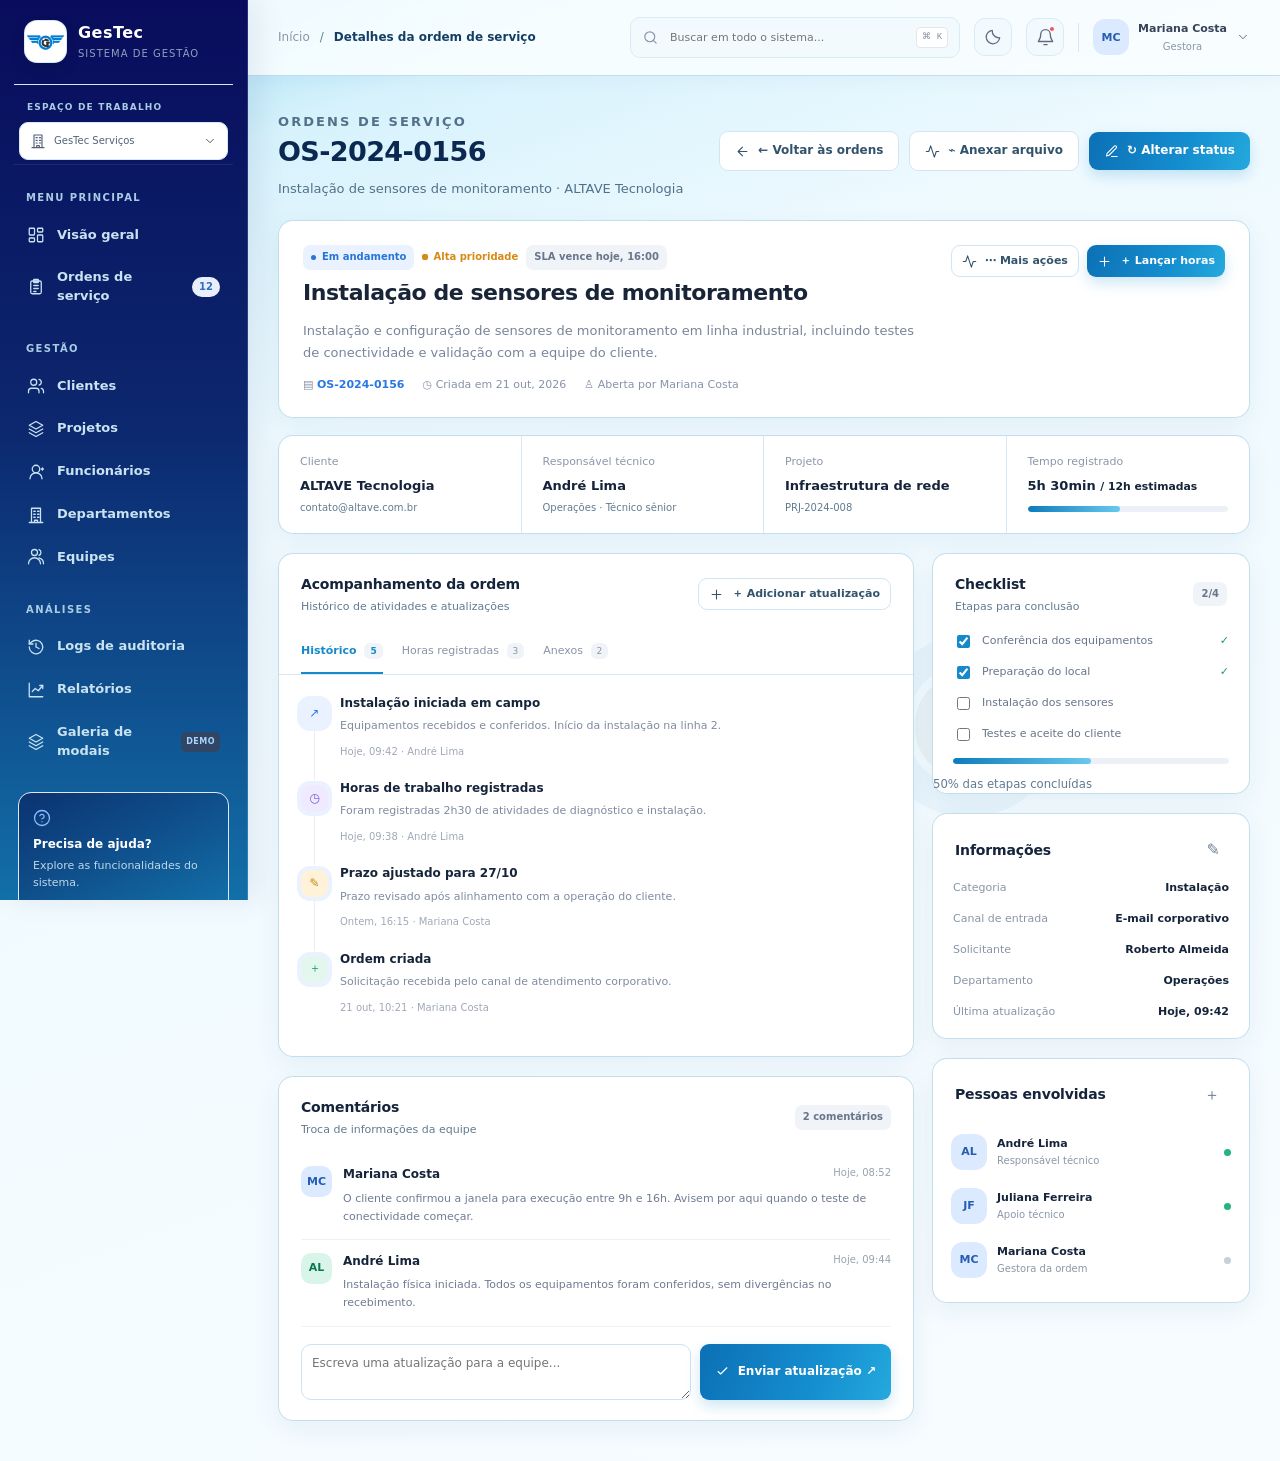
<file: ordem-detalhe.html>
<!doctype html><html lang="pt-BR"><head><meta charset="utf-8"><meta name="viewport" content="width=device-width, initial-scale=1"><meta name="description" content="Protótipo estático do Sistema de Gestão de Ordens de Serviço"><title>Detalhes da ordem de serviço · GesTec Mockup</title><link rel="stylesheet" href="assets/styles.css"><link rel="stylesheet" href="assets/brand-system.css"></head><body data-page="detalhe"><aside class="sidebar" id="site-sidebar"></aside><div class="app-main"><header class="topbar" id="site-topbar"></header><main class="page-content"><div data-title="Detalhes da ordem de serviço" hidden></div><div class="page-heading"><div><p class="eyebrow">ORDENS DE SERVIÇO</p><h1>OS-2024-0156</h1><p>Instalação de sensores de monitoramento · ALTAVE Tecnologia</p></div><div class="heading-actions"><a class="btn btn-secondary" href="ordens.html">← Voltar às ordens</a><button class="btn btn-secondary" data-modal-open="modal-anexo">⌁ Anexar arquivo</button><button class="btn btn-primary" data-modal-open="modal-alterar-status">↻ Alterar status</button></div></div><div class="detail-header card"><div><div class="detail-title-row"><span class="status in-progress">Em andamento</span><span class="priority high">Alta prioridade</span><span class="pill">SLA vence hoje, 16:00</span></div><h2 class="detail-title">Instalação de sensores de monitoramento</h2><p class="detail-description">Instalação e configuração de sensores de monitoramento em linha industrial, incluindo testes de conectividade e validação com a equipe do cliente.</p><div class="detail-id-line"><span>▤ <b>OS-2024-0156</b></span><span>◷ Criada em 21 out, 2026</span><span>♙ Aberta por Mariana Costa</span></div></div><div class="detail-toolbar"><button class="btn btn-secondary btn-sm" data-modal-open="modal-os-acoes">⋯ Mais ações</button><button class="btn btn-primary btn-sm" data-modal-open="modal-lancar-horas">＋ Lançar horas</button></div></div>
<div class="detail-meta-grid card"><div class="detail-meta"><span>Cliente</span><strong>ALTAVE Tecnologia</strong><small>contato@altave.com.br</small></div><div class="detail-meta"><span>Responsável técnico</span><strong>André Lima</strong><small>Operações · Técnico sênior</small></div><div class="detail-meta"><span>Projeto</span><strong>Infraestrutura de rede</strong><small>PRJ-2024-008</small></div><div class="detail-meta"><span>Tempo registrado</span><strong>5h 30min <small>/ 12h estimadas</small></strong><div class="progress-track"><span style="width:46%"></span></div></div></div>
<div class="detail-layout section-gap"><div class="detail-main"><section class="card"><div class="card-head"><div><h2 class="card-title">Acompanhamento da ordem</h2><p class="card-subtitle">Histórico de atividades e atualizações</p></div><button class="btn btn-secondary btn-sm" data-modal-open="modal-comentario">＋ Adicionar atualização</button></div><div class="tabs" data-tabs-group><button class="tab active" data-tab="historico">Histórico <span>5</span></button><button class="tab" data-tab="horas">Horas registradas <span>3</span></button><button class="tab" data-tab="anexos">Anexos <span>2</span></button></div><div class="tab-panel" data-tab-scope><div data-tab-panel="historico" class="timeline"><div class="timeline-item"><span class="timeline-dot blue">↗</span><div><strong>Instalação iniciada em campo</strong><p>Equipamentos recebidos e conferidos. Início da instalação na linha 2.</p><small>Hoje, 09:42 · André Lima</small></div></div><div class="timeline-item"><span class="timeline-dot purple">◷</span><div><strong>Horas de trabalho registradas</strong><p>Foram registradas 2h30 de atividades de diagnóstico e instalação.</p><small>Hoje, 09:38 · André Lima</small></div></div><div class="timeline-item"><span class="timeline-dot amber">✎</span><div><strong>Prazo ajustado para 27/10</strong><p>Prazo revisado após alinhamento com a operação do cliente.</p><small>Ontem, 16:15 · Mariana Costa</small></div></div><div class="timeline-item"><span class="timeline-dot green">＋</span><div><strong>Ordem criada</strong><p>Solicitação recebida pelo canal de atendimento corporativo.</p><small>21 out, 10:21 · Mariana Costa</small></div></div></div><div data-tab-panel="horas" hidden><div class="table-scroll"><table class="table"><thead><tr><th>Data</th><th>Atividade</th><th>Responsável</th><th>Duração</th></tr></thead><tbody><tr><td>27 out, 09:00</td><td>Instalação em campo</td><td>André Lima</td><td><b>2h 30min</b></td></tr><tr><td>26 out, 14:00</td><td>Preparação técnica</td><td>André Lima</td><td><b>2h</b></td></tr><tr><td>22 out, 10:00</td><td>Diagnóstico inicial</td><td>Juliana Ferreira</td><td><b>1h</b></td></tr></tbody></table></div><div class="modal-inline-footer"><button class="btn btn-primary btn-sm" data-modal-open="modal-lancar-horas">＋ Lançar horas</button></div></div><div data-tab-panel="anexos" hidden><div class="attachment-grid"><div class="attachment-card"><span class="attachment-type pdf">PDF</span><strong>especificacao-sensores.pdf</strong><small>2,4 MB · 21 out, 2026</small><button class="btn btn-secondary btn-sm" data-toast="Visualização de arquivo simulada.">Visualizar</button></div><div class="attachment-card"><span class="attachment-type image">JPG</span><strong>foto-linha-industrial.jpg</strong><small>1,1 MB · 27 out, 2026</small><button class="btn btn-secondary btn-sm" data-toast="Visualização de arquivo simulada.">Visualizar</button></div></div><div class="modal-inline-footer"><button class="btn btn-primary btn-sm" data-modal-open="modal-anexo">⌁ Adicionar anexo</button></div></div></div></section>
<section class="card section-gap"><div class="card-head"><div><h2 class="card-title">Comentários</h2><p class="card-subtitle">Troca de informações da equipe</p></div><span class="pill">2 comentários</span></div><div class="comment-list"><div class="comment"><span class="avatar avatar-purple">MC</span><div><div class="comment-head"><strong>Mariana Costa</strong><small>Hoje, 08:52</small></div><p>O cliente confirmou a janela para execução entre 9h e 16h. Avisem por aqui quando o teste de conectividade começar.</p></div></div><div class="comment"><span class="avatar green">AL</span><div><div class="comment-head"><strong>André Lima</strong><small>Hoje, 09:44</small></div><p>Instalação física iniciada. Todos os equipamentos foram conferidos, sem divergências no recebimento.</p></div></div></div><div class="comment-composer"><textarea placeholder="Escreva uma atualização para a equipe..." id="comment-input"></textarea><button class="btn btn-primary" data-toast="Comentário adicionado na demonstração." onclick="document.getElementById('comment-input').value='';">Enviar atualização ↗</button></div></section></div>
<aside class="detail-aside"><section class="card"><div class="card-head"><div><h2 class="card-title">Checklist</h2><p class="card-subtitle">Etapas para conclusão</p></div><span class="pill">2/4</span></div><div class="checklist"><label><input type="checkbox" checked> <span>Conferência dos equipamentos</span><b>✓</b></label><label><input type="checkbox" checked> <span>Preparação do local</span><b>✓</b></label><label><input type="checkbox"> <span>Instalação dos sensores</span></label><label><input type="checkbox"> <span>Testes e aceite do cliente</span></label></div><div class="progress-track checklist-progress"><span style="width:50%"></span></div><small class="muted">50% das etapas concluídas</small></section><section class="card section-gap"><div class="card-head"><h2 class="card-title">Informações</h2><button class="text-action" data-toast="Edição de propriedades demonstrativa.">✎</button></div><div class="property-list"><div><span>Categoria</span><strong>Instalação</strong></div><div><span>Canal de entrada</span><strong>E-mail corporativo</strong></div><div><span>Solicitante</span><strong>Roberto Almeida</strong></div><div><span>Departamento</span><strong>Operações</strong></div><div><span>Última atualização</span><strong>Hoje, 09:42</strong></div></div></section><section class="card section-gap"><div class="card-head"><h2 class="card-title">Pessoas envolvidas</h2><button class="text-action" data-toast="Convite de colaborador simulado.">＋</button></div><div class="people-list"><div class="person-row"><span class="avatar">AL</span><span><strong>André Lima</strong><small>Responsável técnico</small></span><span class="person-dot online"></span></div><div class="person-row"><span class="avatar avatar-purple">JF</span><span><strong>Juliana Ferreira</strong><small>Apoio técnico</small></span><span class="person-dot online"></span></div><div class="person-row"><span class="avatar avatar-green">MC</span><span><strong>Mariana Costa</strong><small>Gestora da ordem</small></span><span class="person-dot"></span></div></div></section></aside></div></main></div><div class="modal-overlay" id="modal-notificacoes" aria-hidden="true"><section class="modal modal-wide" role="dialog" aria-modal="true" aria-labelledby="title-notificacoes"><header class="modal-header"><div><div class="modal-eyebrow">GESTEC · DEMONSTRAÇÃO</div><h2 id="title-notificacoes">Notificações</h2><p>Atualizações recentes do seu espaço de trabalho.</p></div><button class="modal-close" data-modal-close aria-label="Fechar">×</button></header><div class="modal-body"><div class="notification-list"><div class="notification-item unread"><span class="notification-icon blue">▤</span><div><strong>OS-2024-0156 foi atualizada</strong><p>André Lima adicionou uma atualização há 12 minutos.</p><small>Há 12 min</small></div></div><div class="notification-item"><span class="notification-icon green">✓</span><div><strong>Ordem de serviço concluída</strong><p>OS-2024-0148 foi finalizada e está pronta para validação.</p><small>Há 1 hora</small></div></div><div class="notification-item"><span class="notification-icon amber">◷</span><div><strong>SLA próximo do vencimento</strong><p>OS-2024-0159 precisa de atenção até às 17:00.</p><small>Há 2 horas</small></div></div></div></div><footer class="modal-footer"><button class="btn btn-secondary" data-modal-close>Fechar</button><button class="btn btn-primary" data-toast="Todas as notificações foram marcadas como lidas.">Marcar todas como lidas</button></footer></section></div><div class="modal-overlay" id="modal-perfil" aria-hidden="true"><section class="modal " role="dialog" aria-modal="true" aria-labelledby="title-perfil"><header class="modal-header"><div><div class="modal-eyebrow">GESTEC · DEMONSTRAÇÃO</div><h2 id="title-perfil">Meu perfil</h2><p>Preferências da conta demonstrativa.</p></div><button class="modal-close" data-modal-close aria-label="Fechar">×</button></header><div class="modal-body"><div class="profile-modal-head"><span class="avatar avatar-purple avatar-lg">MC</span><div><strong>Mariana Costa</strong><p>mariana.costa@gestec.com.br</p><span class="status done">Administradora</span></div></div><div class="profile-menu-list"><button data-toast="Preferências abertas no modo demonstração.">⚙️ Preferências da conta <span>›</span></button><button data-toast="Central de segurança simulada.">🔒 Segurança e acesso <span>›</span></button><button data-toast="Você está usando o protótipo estático.">ⓘ Sobre o sistema <span>›</span></button><a href="login.html">↪ Sair da conta demonstrativa</a></div></div></section></div><div class="modal-overlay" id="modal-ajuda" aria-hidden="true"><section class="modal " role="dialog" aria-modal="true" aria-labelledby="title-ajuda"><header class="modal-header"><div><div class="modal-eyebrow">GESTEC · DEMONSTRAÇÃO</div><h2 id="title-ajuda">Central de ajuda</h2><p>Encontre atalhos para explorar este protótipo.</p></div><button class="modal-close" data-modal-close aria-label="Fechar">×</button></header><div class="modal-body"><div class="help-list"><div><b>01</b><span><strong>Explore as telas</strong><small>Use o menu lateral para navegar entre os módulos.</small></span></div><div><b>02</b><span><strong>Teste os formulários</strong><small>Os dados são fictícios e não são enviados a um servidor.</small></span></div><div><b>03</b><span><strong>Experimente os modais</strong><small>A galeria de modais reúne os principais estados de interface.</small></span></div></div></div><footer class="modal-footer"><button class="btn btn-primary" data-modal-close>Entendi</button></footer></section></div><div class="modal-overlay" id="modal-confirmar-exclusao" aria-hidden="true"><section class="modal modal-small" role="dialog" aria-modal="true" aria-labelledby="title-confirmar-exclusao"><header class="modal-header"><div><div class="modal-eyebrow">GESTEC · DEMONSTRAÇÃO</div><h2 id="title-confirmar-exclusao">Excluir registro?</h2><p>Esta ação existe apenas para demonstrar o estado de confirmação.</p></div><button class="modal-close" data-modal-close aria-label="Fechar">×</button></header><div class="modal-body"><div class="confirm-warning"><span>!</span><div><strong>Tem certeza de que deseja continuar?</strong><p>Este registro fictício será removido somente da demonstração visual. Nenhum dado real será alterado.</p></div></div></div><footer class="modal-footer"><button class="btn btn-secondary" data-modal-close>Cancelar</button><button class="btn btn-danger" data-modal-close data-toast="Exclusão simulada com sucesso.">Simular exclusão</button></footer></section></div><div class="modal-overlay" id="modal-alterar-status" aria-hidden="true"><section class="modal " role="dialog" aria-modal="true" aria-labelledby="title-alterar-status"><header class="modal-header"><div><div class="modal-eyebrow">GESTEC · DEMONSTRAÇÃO</div><h2 id="title-alterar-status">Alterar status</h2><p>Atualize a etapa do atendimento.</p></div><button class="modal-close" data-modal-close aria-label="Fechar">×</button></header><div class="modal-body"><form data-mock-form data-success="Status atualizado na demonstração."><div class="form-grid"><div class="form-field"><label>Novo status</label><select name="status"><option>Aberta</option><option>Em andamento</option><option>Aguardando cliente</option><option>Em análise</option><option>Concluída</option><option>Bloqueada</option></select></div><div class="form-field full"><label>Comentário</label><textarea name="comentario" placeholder="Contexto da atualização"></textarea></div></div></form></div><footer class="modal-footer"><button class="btn btn-secondary" data-modal-close>Cancelar</button><button class="btn btn-primary" onclick="this.closest('.modal').querySelector('form[data-mock-form]')?.requestSubmit()">✓ Atualizar status</button></footer></section></div><div class="modal-overlay" id="modal-lancar-horas" aria-hidden="true"><section class="modal " role="dialog" aria-modal="true" aria-labelledby="title-lancar-horas"><header class="modal-header"><div><div class="modal-eyebrow">GESTEC · DEMONSTRAÇÃO</div><h2 id="title-lancar-horas">Lançar horas trabalhadas</h2><p>Registre o tempo aplicado nesta ordem.</p></div><button class="modal-close" data-modal-close aria-label="Fechar">×</button></header><div class="modal-body"><form data-mock-form data-success="Horas lançadas na demonstração."><div class="form-grid"><div class="form-field"><label>Data</label><input type="date" name="data" placeholder=""></div><div class="form-field"><label>Duração (horas)</label><input type="number" name="duracao" placeholder="Ex.: 2,5"></div><div class="form-field"><label>Atividade</label><select name="atividade"><option>Diagnóstico</option><option>Manutenção</option><option>Instalação</option><option>Documentação</option></select></div><div class="form-field"><label>Responsável</label><select name="responsavel"><option>André Lima</option><option>Juliana Ferreira</option><option>Rafael Mendes</option></select></div><div class="form-field full"><label>Observação</label><textarea name="obs" placeholder="Detalhes do trabalho"></textarea></div></div></form></div><footer class="modal-footer"><button class="btn btn-secondary" data-modal-close>Cancelar</button><button class="btn btn-primary" onclick="this.closest('.modal').querySelector('form[data-mock-form]')?.requestSubmit()">✓ Registrar horas</button></footer></section></div><div class="modal-overlay" id="modal-anexo" aria-hidden="true"><section class="modal " role="dialog" aria-modal="true" aria-labelledby="title-anexo"><header class="modal-header"><div><div class="modal-eyebrow">GESTEC · DEMONSTRAÇÃO</div><h2 id="title-anexo">Adicionar anexo</h2><p>Demonstração de envio de documentos.</p></div><button class="modal-close" data-modal-close aria-label="Fechar">×</button></header><div class="modal-body"><div class="file-drop">＋<strong>Arraste arquivos para cá</strong><span>ou selecione um arquivo do computador</span><p><input type="file" multiple></p><small>O arquivo não será enviado a nenhum servidor.</small></div></div><footer class="modal-footer"><button class="btn btn-secondary" data-modal-close>Cancelar</button><button class="btn btn-primary" data-modal-close data-toast="Anexo simulado adicionado à ordem.">Adicionar anexo</button></footer></section></div><div class="modal-overlay" id="modal-comentario" aria-hidden="true"><section class="modal " role="dialog" aria-modal="true" aria-labelledby="title-comentario"><header class="modal-header"><div><div class="modal-eyebrow">GESTEC · DEMONSTRAÇÃO</div><h2 id="title-comentario">Adicionar atualização</h2><p>Compartilhe uma observação com a equipe.</p></div><button class="modal-close" data-modal-close aria-label="Fechar">×</button></header><div class="modal-body"><form data-mock-form data-success="Comentário adicionado na demonstração."><div class="form-grid"><div class="form-field full"><label>Comentário</label><textarea name="comentario" placeholder="Descreva o andamento..."></textarea></div><div class="form-field"><label>Visibilidade</label><select name="visibilidade"><option>Toda a equipe</option><option>Somente gestores</option></select></div></div></form></div><footer class="modal-footer"><button class="btn btn-secondary" data-modal-close>Cancelar</button><button class="btn btn-primary" onclick="this.closest('.modal').querySelector('form[data-mock-form]')?.requestSubmit()">✓ Publicar atualização</button></footer></section></div><div class="modal-overlay" id="modal-os-acoes" aria-hidden="true"><section class="modal " role="dialog" aria-modal="true" aria-labelledby="title-os-acoes"><header class="modal-header"><div><div class="modal-eyebrow">GESTEC · DEMONSTRAÇÃO</div><h2 id="title-os-acoes">Ações da ordem</h2><p>Atalhos demonstrativos para a ordem selecionada.</p></div><button class="modal-close" data-modal-close aria-label="Fechar">×</button></header><div class="modal-body"><div class="profile-menu-list"><button data-modal-open="modal-alterar-status">↻ Alterar status <span>›</span></button><button data-modal-open="modal-lancar-horas">◷ Lançar horas trabalhadas <span>›</span></button><button data-modal-open="modal-anexo">⌁ Adicionar anexo <span>›</span></button><button data-modal-open="modal-confirmar-exclusao">⌫ Excluir ordem <span>›</span></button></div></div></section></div><div class="toast-stack" id="toast-stack" aria-live="polite"></div><script src="assets/app.js"></script></body></html>
</file>
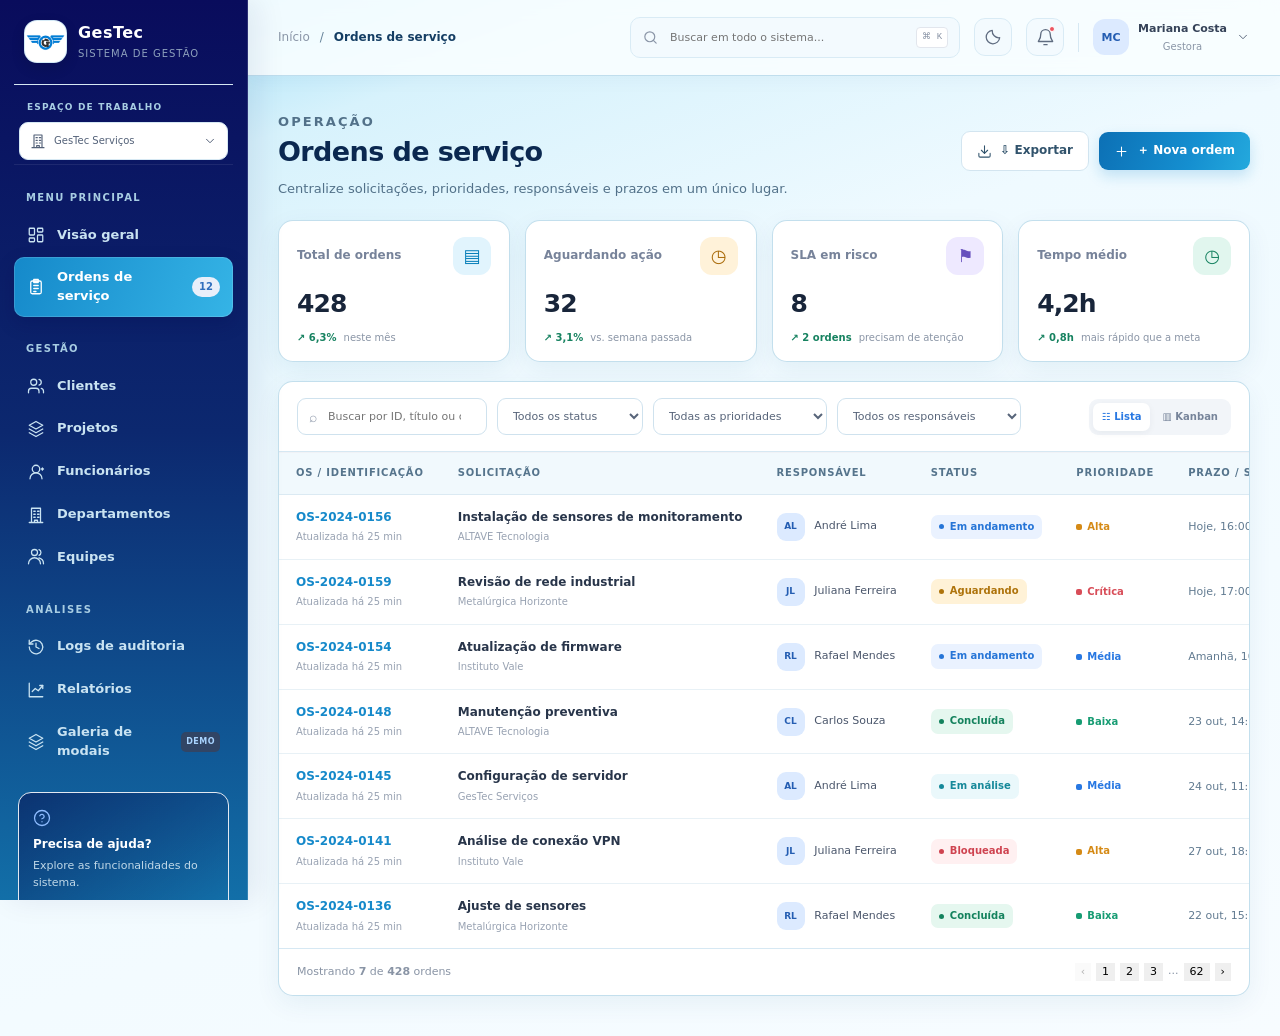
<file: ordens.html>
<!doctype html><html lang="pt-BR"><head><meta charset="utf-8"><meta name="viewport" content="width=device-width, initial-scale=1"><meta name="description" content="Protótipo estático do Sistema de Gestão de Ordens de Serviço"><title>Ordens de serviço · GesTec Mockup</title><link rel="stylesheet" href="assets/styles.css"><link rel="stylesheet" href="assets/brand-system.css"></head><body data-page="ordens"><aside class="sidebar" id="site-sidebar"></aside><div class="app-main"><header class="topbar" id="site-topbar"></header><main class="page-content"><div data-title="Ordens de serviço" hidden></div><div class="page-heading"><div><p class="eyebrow">OPERAÇÃO</p><h1>Ordens de serviço</h1><p>Centralize solicitações, prioridades, responsáveis e prazos em um único lugar.</p></div><div class="heading-actions"><button class="btn btn-secondary" data-export="ordens-servico">⇩ Exportar</button><button class="btn btn-primary" data-modal-open="modal-nova-os">＋ Nova ordem</button></div></div><div class="grid kpi-grid compact-kpis"><article class="card kpi-card"><div class="kpi-top"><span class="kpi-label">Total de ordens</span><span class="kpi-icon ">▤</span></div><div class="kpi-value">428</div><div class="kpi-foot"><span class="trend-up">↗ 6,3%</span><span>neste mês</span></div></article><article class="card kpi-card"><div class="kpi-top"><span class="kpi-label">Aguardando ação</span><span class="kpi-icon amber">◷</span></div><div class="kpi-value">32</div><div class="kpi-foot"><span class="trend-up">↗ 3,1%</span><span>vs. semana passada</span></div></article><article class="card kpi-card"><div class="kpi-top"><span class="kpi-label">SLA em risco</span><span class="kpi-icon purple">⚑</span></div><div class="kpi-value">8</div><div class="kpi-foot"><span class="trend-up">↗ 2 ordens</span><span>precisam de atenção</span></div></article><article class="card kpi-card"><div class="kpi-top"><span class="kpi-label">Tempo médio</span><span class="kpi-icon green">◷</span></div><div class="kpi-value">4,2h</div><div class="kpi-foot"><span class="trend-up">↗ 0,8h</span><span>mais rápido que a meta</span></div></article></div><section class="card table-card"><div class="filters"><label class="search-field">⌕ <input type="search" placeholder="Buscar por ID, título ou cliente..." data-search="#os-table"></label><select class="filter-select" data-filter="status"><option value="">Todos os status</option><option>Em andamento</option><option>Aguardando</option><option>Concluída</option><option>Em análise</option></select><select class="filter-select" data-filter="prioridade"><option value="">Todas as prioridades</option><option>Crítica</option><option>Alta</option><option>Média</option><option>Baixa</option></select><select class="filter-select"><option>Todos os responsáveis</option><option>André Lima</option><option>Juliana Ferreira</option><option>Rafael Mendes</option></select><span class="filter-spacer"></span><div class="view-toggle"><button class="active" data-view-toggle="lista">☷ Lista</button><button data-view-toggle="kanban">▥ Kanban</button></div></div><div data-view-panel="lista"><div class="table-scroll"><table class="table" id="os-table"><thead><tr><th>OS / Identificação</th><th>Solicitação</th><th>Responsável</th><th>Status</th><th>Prioridade</th><th>Prazo / SLA</th><th>Ações</th></tr></thead><tbody><tr data-searchable data-status="Em andamento" data-prioridade="Alta"><td><a class="primary-cell link-blue" href="ordem-detalhe.html">OS-2024-0156</a><span class="sub-cell">Atualizada há 25 min</span></td><td><a class="primary-cell" href="ordem-detalhe.html">Instalação de sensores de monitoramento</a><span class="sub-cell">ALTAVE Tecnologia</span></td><td><span class="avatar avatar-purple">AL</span> <span class="owner-name">André Lima</span></td><td><span class="status in-progress">Em andamento</span></td><td><span class="priority high">Alta</span></td><td><span class="muted small">Hoje, 16:00</span></td><td><button class="text-action" data-modal-open="modal-os-acoes" aria-label="Ações">⋯</button></td></tr><tr data-searchable data-status="Aguardando" data-prioridade="Crítica"><td><a class="primary-cell link-blue" href="ordem-detalhe.html">OS-2024-0159</a><span class="sub-cell">Atualizada há 25 min</span></td><td><a class="primary-cell" href="ordem-detalhe.html">Revisão de rede industrial</a><span class="sub-cell">Metalúrgica Horizonte</span></td><td><span class="avatar avatar-purple">JL</span> <span class="owner-name">Juliana Ferreira</span></td><td><span class="status open">Aguardando</span></td><td><span class="priority critical">Crítica</span></td><td><span class="muted small">Hoje, 17:00</span></td><td><button class="text-action" data-modal-open="modal-os-acoes" aria-label="Ações">⋯</button></td></tr><tr data-searchable data-status="Em andamento" data-prioridade="Média"><td><a class="primary-cell link-blue" href="ordem-detalhe.html">OS-2024-0154</a><span class="sub-cell">Atualizada há 25 min</span></td><td><a class="primary-cell" href="ordem-detalhe.html">Atualização de firmware</a><span class="sub-cell">Instituto Vale</span></td><td><span class="avatar avatar-purple">RL</span> <span class="owner-name">Rafael Mendes</span></td><td><span class="status in-progress">Em andamento</span></td><td><span class="priority medium">Média</span></td><td><span class="muted small">Amanhã, 10:00</span></td><td><button class="text-action" data-modal-open="modal-os-acoes" aria-label="Ações">⋯</button></td></tr><tr data-searchable data-status="Concluída" data-prioridade="Baixa"><td><a class="primary-cell link-blue" href="ordem-detalhe.html">OS-2024-0148</a><span class="sub-cell">Atualizada há 25 min</span></td><td><a class="primary-cell" href="ordem-detalhe.html">Manutenção preventiva</a><span class="sub-cell">ALTAVE Tecnologia</span></td><td><span class="avatar avatar-purple">CL</span> <span class="owner-name">Carlos Souza</span></td><td><span class="status done">Concluída</span></td><td><span class="priority low">Baixa</span></td><td><span class="muted small">23 out, 14:30</span></td><td><button class="text-action" data-modal-open="modal-os-acoes" aria-label="Ações">⋯</button></td></tr><tr data-searchable data-status="Em análise" data-prioridade="Média"><td><a class="primary-cell link-blue" href="ordem-detalhe.html">OS-2024-0145</a><span class="sub-cell">Atualizada há 25 min</span></td><td><a class="primary-cell" href="ordem-detalhe.html">Configuração de servidor</a><span class="sub-cell">GesTec Serviços</span></td><td><span class="avatar avatar-purple">AL</span> <span class="owner-name">André Lima</span></td><td><span class="status review">Em análise</span></td><td><span class="priority medium">Média</span></td><td><span class="muted small">24 out, 11:00</span></td><td><button class="text-action" data-modal-open="modal-os-acoes" aria-label="Ações">⋯</button></td></tr><tr data-searchable data-status="Bloqueada" data-prioridade="Alta"><td><a class="primary-cell link-blue" href="ordem-detalhe.html">OS-2024-0141</a><span class="sub-cell">Atualizada há 25 min</span></td><td><a class="primary-cell" href="ordem-detalhe.html">Análise de conexão VPN</a><span class="sub-cell">Instituto Vale</span></td><td><span class="avatar avatar-purple">JL</span> <span class="owner-name">Juliana Ferreira</span></td><td><span class="status blocked">Bloqueada</span></td><td><span class="priority high">Alta</span></td><td><span class="muted small">27 out, 18:00</span></td><td><button class="text-action" data-modal-open="modal-os-acoes" aria-label="Ações">⋯</button></td></tr><tr data-searchable data-status="Concluída" data-prioridade="Baixa"><td><a class="primary-cell link-blue" href="ordem-detalhe.html">OS-2024-0136</a><span class="sub-cell">Atualizada há 25 min</span></td><td><a class="primary-cell" href="ordem-detalhe.html">Ajuste de sensores</a><span class="sub-cell">Metalúrgica Horizonte</span></td><td><span class="avatar avatar-purple">RL</span> <span class="owner-name">Rafael Mendes</span></td><td><span class="status done">Concluída</span></td><td><span class="priority low">Baixa</span></td><td><span class="muted small">22 out, 15:00</span></td><td><button class="text-action" data-modal-open="modal-os-acoes" aria-label="Ações">⋯</button></td></tr></tbody></table></div><div class="empty-results" data-empty-results hidden>Nenhuma ordem encontrada para este filtro.</div><div class="table-footer"><span>Mostrando <b>7</b> de <b>428</b> ordens</span><div class="pagination"><button disabled>‹</button><button class="current">1</button><button data-toast="Página 2 simulada.">2</button><button data-toast="Página 3 simulada.">3</button><span>...</span><button data-toast="Última página simulada.">62</button><button data-toast="Próxima página simulada.">›</button></div></div></div><div class="kanban-board" data-view-panel="kanban" hidden><div class="kanban-col"><div class="kanban-col-head"><span class="kanban-dot blue"></span><strong>Em andamento</strong><span class="kanban-count">2</span></div><div class="kanban-card" data-searchable><span class="small-id">OS-2024-0156</span><strong>Instalação de sensores de monitoramento</strong><div class="kanban-card-footer"><span>ALTAVE Tecnologia</span> <span>◷ Hoje</span></div></div><div class="kanban-card" data-searchable><span class="small-id">OS-2024-0154</span><strong>Atualização de firmware</strong><div class="kanban-card-footer"><span>Instituto Vale</span> <span>◷ Amanhã</span></div></div></div><div class="kanban-col"><div class="kanban-col-head"><span class="kanban-dot amber"></span><strong>Aguardando</strong><span class="kanban-count">1</span></div><div class="kanban-card"><span class="small-id">OS-2024-0159</span><strong>Revisão de rede industrial</strong><div class="kanban-card-footer"><span>Metalúrgica Horizonte</span><span>⚑ Crítica</span></div></div></div><div class="kanban-col"><div class="kanban-col-head"><span class="kanban-dot purple"></span><strong>Em análise</strong><span class="kanban-count">1</span></div><div class="kanban-card"><span class="small-id">OS-2024-0145</span><strong>Configuração de servidor</strong><div class="kanban-card-footer"><span>GesTec Serviços</span><span>◷ Amanhã</span></div></div></div><div class="kanban-col"><div class="kanban-col-head"><span class="kanban-dot green"></span><strong>Concluídas</strong><span class="kanban-count">2</span></div><div class="kanban-card"><span class="small-id">OS-2024-0148</span><strong>Manutenção preventiva</strong><div class="kanban-card-footer"><span>ALTAVE Tecnologia</span><span>✓ Concluída</span></div></div><div class="kanban-card"><span class="small-id">OS-2024-0136</span><strong>Ajuste de sensores</strong><div class="kanban-card-footer"><span>Metalúrgica Horizonte</span><span>✓ Concluída</span></div></div></div></div></section></main></div><div class="modal-overlay" id="modal-notificacoes" aria-hidden="true"><section class="modal modal-wide" role="dialog" aria-modal="true" aria-labelledby="title-notificacoes"><header class="modal-header"><div><div class="modal-eyebrow">GESTEC · DEMONSTRAÇÃO</div><h2 id="title-notificacoes">Notificações</h2><p>Atualizações recentes do seu espaço de trabalho.</p></div><button class="modal-close" data-modal-close aria-label="Fechar">×</button></header><div class="modal-body"><div class="notification-list"><div class="notification-item unread"><span class="notification-icon blue">▤</span><div><strong>OS-2024-0156 foi atualizada</strong><p>André Lima adicionou uma atualização há 12 minutos.</p><small>Há 12 min</small></div></div><div class="notification-item"><span class="notification-icon green">✓</span><div><strong>Ordem de serviço concluída</strong><p>OS-2024-0148 foi finalizada e está pronta para validação.</p><small>Há 1 hora</small></div></div><div class="notification-item"><span class="notification-icon amber">◷</span><div><strong>SLA próximo do vencimento</strong><p>OS-2024-0159 precisa de atenção até às 17:00.</p><small>Há 2 horas</small></div></div></div></div><footer class="modal-footer"><button class="btn btn-secondary" data-modal-close>Fechar</button><button class="btn btn-primary" data-toast="Todas as notificações foram marcadas como lidas.">Marcar todas como lidas</button></footer></section></div><div class="modal-overlay" id="modal-perfil" aria-hidden="true"><section class="modal " role="dialog" aria-modal="true" aria-labelledby="title-perfil"><header class="modal-header"><div><div class="modal-eyebrow">GESTEC · DEMONSTRAÇÃO</div><h2 id="title-perfil">Meu perfil</h2><p>Preferências da conta demonstrativa.</p></div><button class="modal-close" data-modal-close aria-label="Fechar">×</button></header><div class="modal-body"><div class="profile-modal-head"><span class="avatar avatar-purple avatar-lg">MC</span><div><strong>Mariana Costa</strong><p>mariana.costa@gestec.com.br</p><span class="status done">Administradora</span></div></div><div class="profile-menu-list"><button data-toast="Preferências abertas no modo demonstração.">⚙️ Preferências da conta <span>›</span></button><button data-toast="Central de segurança simulada.">🔒 Segurança e acesso <span>›</span></button><button data-toast="Você está usando o protótipo estático.">ⓘ Sobre o sistema <span>›</span></button><a href="login.html">↪ Sair da conta demonstrativa</a></div></div></section></div><div class="modal-overlay" id="modal-ajuda" aria-hidden="true"><section class="modal " role="dialog" aria-modal="true" aria-labelledby="title-ajuda"><header class="modal-header"><div><div class="modal-eyebrow">GESTEC · DEMONSTRAÇÃO</div><h2 id="title-ajuda">Central de ajuda</h2><p>Encontre atalhos para explorar este protótipo.</p></div><button class="modal-close" data-modal-close aria-label="Fechar">×</button></header><div class="modal-body"><div class="help-list"><div><b>01</b><span><strong>Explore as telas</strong><small>Use o menu lateral para navegar entre os módulos.</small></span></div><div><b>02</b><span><strong>Teste os formulários</strong><small>Os dados são fictícios e não são enviados a um servidor.</small></span></div><div><b>03</b><span><strong>Experimente os modais</strong><small>A galeria de modais reúne os principais estados de interface.</small></span></div></div></div><footer class="modal-footer"><button class="btn btn-primary" data-modal-close>Entendi</button></footer></section></div><div class="modal-overlay" id="modal-confirmar-exclusao" aria-hidden="true"><section class="modal modal-small" role="dialog" aria-modal="true" aria-labelledby="title-confirmar-exclusao"><header class="modal-header"><div><div class="modal-eyebrow">GESTEC · DEMONSTRAÇÃO</div><h2 id="title-confirmar-exclusao">Excluir registro?</h2><p>Esta ação existe apenas para demonstrar o estado de confirmação.</p></div><button class="modal-close" data-modal-close aria-label="Fechar">×</button></header><div class="modal-body"><div class="confirm-warning"><span>!</span><div><strong>Tem certeza de que deseja continuar?</strong><p>Este registro fictício será removido somente da demonstração visual. Nenhum dado real será alterado.</p></div></div></div><footer class="modal-footer"><button class="btn btn-secondary" data-modal-close>Cancelar</button><button class="btn btn-danger" data-modal-close data-toast="Exclusão simulada com sucesso.">Simular exclusão</button></footer></section></div><div class="modal-overlay" id="modal-nova-os" aria-hidden="true"><section class="modal modal-wide" role="dialog" aria-modal="true" aria-labelledby="title-nova-os"><header class="modal-header"><div><div class="modal-eyebrow">GESTEC · DEMONSTRAÇÃO</div><h2 id="title-nova-os">Nova ordem de serviço</h2><p>Preencha as informações principais para abrir uma O.S.</p></div><button class="modal-close" data-modal-close aria-label="Fechar">×</button></header><div class="modal-body"><form data-mock-form data-success="Ordem de serviço criada na demonstração."><div class="form-grid"><div class="form-field full"><label>Título da solicitação</label><input type="text" name="titulo" placeholder="Ex.: Instalação de equipamento"></div><div class="form-field"><label>Cliente</label><select name="cliente"><option>Selecione um cliente</option><option>ALTAVE Tecnologia</option><option>GesTec Serviços</option><option>Metalúrgica Horizonte</option><option>Instituto Vale</option></select></div><div class="form-field"><label>Projeto</label><select name="projeto"><option>Selecione um projeto</option><option>Infraestrutura de rede</option><option>Modernização industrial</option><option>Suporte corporativo</option></select></div><div class="form-field"><label>Responsável</label><select name="responsavel"><option>Selecione um responsável</option><option>André Lima</option><option>Juliana Ferreira</option><option>Rafael Mendes</option></select></div><div class="form-field"><label>Prioridade</label><select name="prioridade"><option>Média</option><option>Baixa</option><option>Alta</option><option>Crítica</option></select></div><div class="form-field"><label>Prazo / SLA</label><input type="date" name="prazo" placeholder=""></div><div class="form-field full"><label>Descrição</label><textarea name="descricao" placeholder="Descreva a solicitação..."></textarea></div></div></form></div><footer class="modal-footer"><button class="btn btn-secondary" data-modal-close>Cancelar</button><button class="btn btn-primary" onclick="this.closest('.modal').querySelector('form[data-mock-form]')?.requestSubmit()">✓ Criar ordem</button></footer></section></div><div class="modal-overlay" id="modal-os-acoes" aria-hidden="true"><section class="modal " role="dialog" aria-modal="true" aria-labelledby="title-os-acoes"><header class="modal-header"><div><div class="modal-eyebrow">GESTEC · DEMONSTRAÇÃO</div><h2 id="title-os-acoes">Ações da ordem</h2><p>Escolha uma ação demonstrativa.</p></div><button class="modal-close" data-modal-close aria-label="Fechar">×</button></header><div class="modal-body"><div class="profile-menu-list"><a href="ordem-detalhe.html">◉ Abrir detalhes da ordem <span>›</span></a><button data-modal-open="modal-alterar-status">↻ Alterar status <span>›</span></button><button data-modal-open="modal-lancar-horas">◷ Lançar horas trabalhadas <span>›</span></button><button data-modal-open="modal-anexo">⌁ Adicionar anexo <span>›</span></button><button data-modal-open="modal-confirmar-exclusao">⌫ Excluir ordem <span>›</span></button></div></div></section></div><div class="modal-overlay" id="modal-alterar-status" aria-hidden="true"><section class="modal " role="dialog" aria-modal="true" aria-labelledby="title-alterar-status"><header class="modal-header"><div><div class="modal-eyebrow">GESTEC · DEMONSTRAÇÃO</div><h2 id="title-alterar-status">Alterar status</h2><p>Atualize a etapa do atendimento.</p></div><button class="modal-close" data-modal-close aria-label="Fechar">×</button></header><div class="modal-body"><form data-mock-form data-success="Status atualizado na demonstração."><div class="form-grid"><div class="form-field"><label>Novo status</label><select name="status"><option>Aberta</option><option>Em andamento</option><option>Aguardando cliente</option><option>Em análise</option><option>Concluída</option><option>Bloqueada</option></select></div><div class="form-field full"><label>Comentário</label><textarea name="comentario" placeholder="Contexto da atualização"></textarea></div></div></form></div><footer class="modal-footer"><button class="btn btn-secondary" data-modal-close>Cancelar</button><button class="btn btn-primary" onclick="this.closest('.modal').querySelector('form[data-mock-form]')?.requestSubmit()">✓ Atualizar status</button></footer></section></div><div class="modal-overlay" id="modal-lancar-horas" aria-hidden="true"><section class="modal " role="dialog" aria-modal="true" aria-labelledby="title-lancar-horas"><header class="modal-header"><div><div class="modal-eyebrow">GESTEC · DEMONSTRAÇÃO</div><h2 id="title-lancar-horas">Lançar horas trabalhadas</h2><p>Registre o tempo aplicado nesta ordem.</p></div><button class="modal-close" data-modal-close aria-label="Fechar">×</button></header><div class="modal-body"><form data-mock-form data-success="Horas lançadas na demonstração."><div class="form-grid"><div class="form-field"><label>Data</label><input type="date" name="data" placeholder=""></div><div class="form-field"><label>Duração (horas)</label><input type="number" name="duracao" placeholder="Ex.: 2,5"></div><div class="form-field"><label>Atividade</label><select name="atividade"><option>Diagnóstico</option><option>Manutenção</option><option>Instalação</option><option>Documentação</option></select></div><div class="form-field"><label>Responsável</label><select name="responsavel"><option>André Lima</option><option>Juliana Ferreira</option><option>Rafael Mendes</option></select></div><div class="form-field full"><label>Observação</label><textarea name="obs" placeholder="Detalhes do trabalho"></textarea></div></div></form></div><footer class="modal-footer"><button class="btn btn-secondary" data-modal-close>Cancelar</button><button class="btn btn-primary" onclick="this.closest('.modal').querySelector('form[data-mock-form]')?.requestSubmit()">✓ Registrar horas</button></footer></section></div><div class="modal-overlay" id="modal-anexo" aria-hidden="true"><section class="modal " role="dialog" aria-modal="true" aria-labelledby="title-anexo"><header class="modal-header"><div><div class="modal-eyebrow">GESTEC · DEMONSTRAÇÃO</div><h2 id="title-anexo">Adicionar anexo</h2><p>Demonstração de envio de documentos.</p></div><button class="modal-close" data-modal-close aria-label="Fechar">×</button></header><div class="modal-body"><div class="file-drop">＋<strong>Arraste arquivos para cá</strong><span>ou selecione um arquivo do computador</span><p><input type="file" multiple></p><small>O arquivo não será enviado a nenhum servidor.</small></div></div><footer class="modal-footer"><button class="btn btn-secondary" data-modal-close>Cancelar</button><button class="btn btn-primary" data-modal-close data-toast="Anexo simulado adicionado à ordem.">Adicionar anexo</button></footer></section></div><div class="toast-stack" id="toast-stack" aria-live="polite"></div><script src="assets/app.js"></script></body></html>
</file>
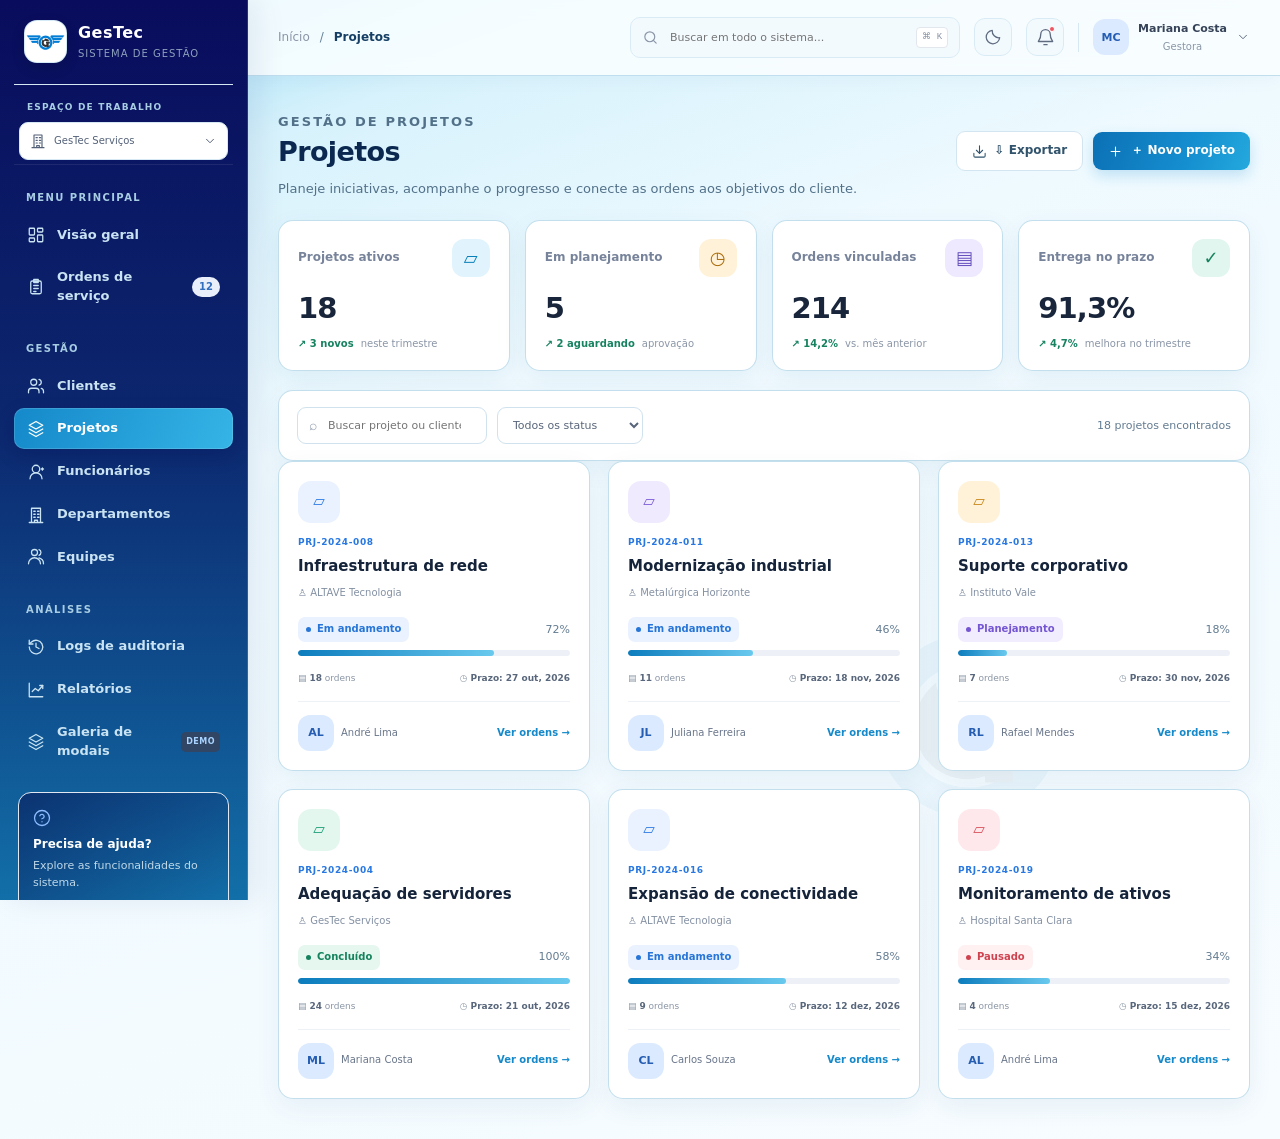
<file: projetos.html>
<!doctype html><html lang="pt-BR"><head><meta charset="utf-8"><meta name="viewport" content="width=device-width, initial-scale=1"><meta name="description" content="Protótipo estático do Sistema de Gestão de Ordens de Serviço"><title>Projetos · GesTec Mockup</title><link rel="stylesheet" href="assets/styles.css"><link rel="stylesheet" href="assets/brand-system.css"></head><body data-page="projetos"><aside class="sidebar" id="site-sidebar"></aside><div class="app-main"><header class="topbar" id="site-topbar"></header><main class="page-content"><div data-title="Projetos" hidden></div><div class="page-heading"><div><p class="eyebrow">GESTÃO DE PROJETOS</p><h1>Projetos</h1><p>Planeje iniciativas, acompanhe o progresso e conecte as ordens aos objetivos do cliente.</p></div><div class="heading-actions"><button class="btn btn-secondary" data-export="projetos">⇩ Exportar</button><button class="btn btn-primary" data-modal-open="modal-novo-projeto">＋ Novo projeto</button></div></div><div class="grid kpi-grid"><article class="card kpi-card"><div class="kpi-top"><span class="kpi-label">Projetos ativos</span><span class="kpi-icon ">▱</span></div><div class="kpi-value">18</div><div class="kpi-foot"><span class="trend-up">↗ 3 novos</span><span>neste trimestre</span></div></article><article class="card kpi-card"><div class="kpi-top"><span class="kpi-label">Em planejamento</span><span class="kpi-icon amber">◷</span></div><div class="kpi-value">5</div><div class="kpi-foot"><span class="trend-up">↗ 2 aguardando</span><span>aprovação</span></div></article><article class="card kpi-card"><div class="kpi-top"><span class="kpi-label">Ordens vinculadas</span><span class="kpi-icon purple">▤</span></div><div class="kpi-value">214</div><div class="kpi-foot"><span class="trend-up">↗ 14,2%</span><span>vs. mês anterior</span></div></article><article class="card kpi-card"><div class="kpi-top"><span class="kpi-label">Entrega no prazo</span><span class="kpi-icon green">✓</span></div><div class="kpi-value">91,3%</div><div class="kpi-foot"><span class="trend-up">↗ 4,7%</span><span>melhora no trimestre</span></div></article></div><div class="filters card"><label class="search-field">⌕ <input type="search" placeholder="Buscar projeto ou cliente..." data-search="#project-grid"></label><select class="filter-select" data-filter="status"><option value="">Todos os status</option><option>Em andamento</option><option>Planejamento</option><option>Concluído</option><option>Pausado</option></select><span class="filter-spacer"></span><span class="muted small">18 projetos encontrados</span></div><div class="grid cards-grid" id="project-grid"><article class="card project-card" data-searchable data-status="Em andamento" data-project-code="PRJ-2024-008" data-project-name="Infraestrutura de rede" data-project-client="ALTAVE Tecnologia" data-project-owner="André Lima" data-project-progress="72"><div class="project-card-head"><span class="project-symbol blue">▱</span></div><div class="project-code">PRJ-2024-008</div><h3><button class="project-title-button" type="button" data-project-detail>Infraestrutura de rede</button></h3><p class="project-client">♙ ALTAVE Tecnologia</p><div class="project-status-row"><span class="status in-progress">Em andamento</span><span class="muted small">72%</span></div><div class="progress-track"><span style="width:72%"></span></div><div class="project-metrics"><span>▤ <b>18</b> ordens</span><span>◷ <b>Prazo: 27 out, 2026</b></span></div><div class="project-card-footer"><span class="avatar avatar-purple">AL</span><span>André Lima</span><a href="ordens.html">Ver ordens →</a></div></article><article class="card project-card" data-searchable data-status="Em andamento" data-project-code="PRJ-2024-011" data-project-name="Modernização industrial" data-project-client="Metalúrgica Horizonte" data-project-owner="Juliana Ferreira" data-project-progress="46"><div class="project-card-head"><span class="project-symbol purple">▱</span></div><div class="project-code">PRJ-2024-011</div><h3><button class="project-title-button" type="button" data-project-detail>Modernização industrial</button></h3><p class="project-client">♙ Metalúrgica Horizonte</p><div class="project-status-row"><span class="status in-progress">Em andamento</span><span class="muted small">46%</span></div><div class="progress-track"><span style="width:46%"></span></div><div class="project-metrics"><span>▤ <b>11</b> ordens</span><span>◷ <b>Prazo: 18 nov, 2026</b></span></div><div class="project-card-footer"><span class="avatar avatar-purple">JL</span><span>Juliana Ferreira</span><a href="ordens.html">Ver ordens →</a></div></article><article class="card project-card" data-searchable data-status="Planejamento" data-project-code="PRJ-2024-013" data-project-name="Suporte corporativo" data-project-client="Instituto Vale" data-project-owner="Rafael Mendes" data-project-progress="18"><div class="project-card-head"><span class="project-symbol amber">▱</span></div><div class="project-code">PRJ-2024-013</div><h3><button class="project-title-button" type="button" data-project-detail>Suporte corporativo</button></h3><p class="project-client">♙ Instituto Vale</p><div class="project-status-row"><span class="status waiting">Planejamento</span><span class="muted small">18%</span></div><div class="progress-track"><span style="width:18%"></span></div><div class="project-metrics"><span>▤ <b>7</b> ordens</span><span>◷ <b>Prazo: 30 nov, 2026</b></span></div><div class="project-card-footer"><span class="avatar avatar-purple">RL</span><span>Rafael Mendes</span><a href="ordens.html">Ver ordens →</a></div></article><article class="card project-card" data-searchable data-status="Concluído" data-project-code="PRJ-2024-004" data-project-name="Adequação de servidores" data-project-client="GesTec Serviços" data-project-owner="Mariana Costa" data-project-progress="100"><div class="project-card-head"><span class="project-symbol green">▱</span></div><div class="project-code">PRJ-2024-004</div><h3><button class="project-title-button" type="button" data-project-detail>Adequação de servidores</button></h3><p class="project-client">♙ GesTec Serviços</p><div class="project-status-row"><span class="status done">Concluído</span><span class="muted small">100%</span></div><div class="progress-track"><span style="width:100%"></span></div><div class="project-metrics"><span>▤ <b>24</b> ordens</span><span>◷ <b>Prazo: 21 out, 2026</b></span></div><div class="project-card-footer"><span class="avatar avatar-purple">ML</span><span>Mariana Costa</span><a href="ordens.html">Ver ordens →</a></div></article><article class="card project-card" data-searchable data-status="Em andamento" data-project-code="PRJ-2024-016" data-project-name="Expansão de conectividade" data-project-client="ALTAVE Tecnologia" data-project-owner="Carlos Souza" data-project-progress="58"><div class="project-card-head"><span class="project-symbol blue">▱</span></div><div class="project-code">PRJ-2024-016</div><h3><button class="project-title-button" type="button" data-project-detail>Expansão de conectividade</button></h3><p class="project-client">♙ ALTAVE Tecnologia</p><div class="project-status-row"><span class="status in-progress">Em andamento</span><span class="muted small">58%</span></div><div class="progress-track"><span style="width:58%"></span></div><div class="project-metrics"><span>▤ <b>9</b> ordens</span><span>◷ <b>Prazo: 12 dez, 2026</b></span></div><div class="project-card-footer"><span class="avatar avatar-purple">CL</span><span>Carlos Souza</span><a href="ordens.html">Ver ordens →</a></div></article><article class="card project-card" data-searchable data-status="Pausado" data-project-code="PRJ-2024-019" data-project-name="Monitoramento de ativos" data-project-client="Hospital Santa Clara" data-project-owner="André Lima" data-project-progress="34"><div class="project-card-head"><span class="project-symbol red">▱</span></div><div class="project-code">PRJ-2024-019</div><h3><button class="project-title-button" type="button" data-project-detail>Monitoramento de ativos</button></h3><p class="project-client">♙ Hospital Santa Clara</p><div class="project-status-row"><span class="status blocked">Pausado</span><span class="muted small">34%</span></div><div class="progress-track"><span style="width:34%"></span></div><div class="project-metrics"><span>▤ <b>4</b> ordens</span><span>◷ <b>Prazo: 15 dez, 2026</b></span></div><div class="project-card-footer"><span class="avatar avatar-purple">AL</span><span>André Lima</span><a href="ordens.html">Ver ordens →</a></div></article></div></main></div><div class="modal-overlay" id="modal-notificacoes" aria-hidden="true"><section class="modal modal-wide" role="dialog" aria-modal="true" aria-labelledby="title-notificacoes"><header class="modal-header"><div><div class="modal-eyebrow">GESTEC · DEMONSTRAÇÃO</div><h2 id="title-notificacoes">Notificações</h2><p>Atualizações recentes do seu espaço de trabalho.</p></div><button class="modal-close" data-modal-close aria-label="Fechar">×</button></header><div class="modal-body"><div class="notification-list"><div class="notification-item unread"><span class="notification-icon blue">▤</span><div><strong>OS-2024-0156 foi atualizada</strong><p>André Lima adicionou uma atualização há 12 minutos.</p><small>Há 12 min</small></div></div><div class="notification-item"><span class="notification-icon green">✓</span><div><strong>Ordem de serviço concluída</strong><p>OS-2024-0148 foi finalizada e está pronta para validação.</p><small>Há 1 hora</small></div></div><div class="notification-item"><span class="notification-icon amber">◷</span><div><strong>SLA próximo do vencimento</strong><p>OS-2024-0159 precisa de atenção até às 17:00.</p><small>Há 2 horas</small></div></div></div></div><footer class="modal-footer"><button class="btn btn-secondary" data-modal-close>Fechar</button><button class="btn btn-primary" data-toast="Todas as notificações foram marcadas como lidas.">Marcar todas como lidas</button></footer></section></div><div class="modal-overlay" id="modal-perfil" aria-hidden="true"><section class="modal " role="dialog" aria-modal="true" aria-labelledby="title-perfil"><header class="modal-header"><div><div class="modal-eyebrow">GESTEC · DEMONSTRAÇÃO</div><h2 id="title-perfil">Meu perfil</h2><p>Preferências da conta demonstrativa.</p></div><button class="modal-close" data-modal-close aria-label="Fechar">×</button></header><div class="modal-body"><div class="profile-modal-head"><span class="avatar avatar-purple avatar-lg">MC</span><div><strong>Mariana Costa</strong><p>mariana.costa@gestec.com.br</p><span class="status done">Gestora</span></div></div><div class="profile-menu-list"><button data-toast="Preferências abertas no modo demonstração.">⚙️ Preferências da conta <span>›</span></button><button data-toast="Central de segurança simulada.">🔒 Segurança e acesso <span>›</span></button><button data-toast="Você está usando o protótipo estático.">ⓘ Sobre o sistema <span>›</span></button><a href="login.html">↪ Sair da conta demonstrativa</a></div></div></section></div><div class="modal-overlay" id="modal-ajuda" aria-hidden="true"><section class="modal " role="dialog" aria-modal="true" aria-labelledby="title-ajuda"><header class="modal-header"><div><div class="modal-eyebrow">GESTEC · DEMONSTRAÇÃO</div><h2 id="title-ajuda">Central de ajuda</h2><p>Encontre atalhos para explorar este protótipo.</p></div><button class="modal-close" data-modal-close aria-label="Fechar">×</button></header><div class="modal-body"><div class="help-list"><div><b>01</b><span><strong>Explore as telas</strong><small>Use o menu lateral para navegar entre os módulos.</small></span></div><div><b>02</b><span><strong>Teste os formulários</strong><small>Os dados são fictícios e não são enviados a um servidor.</small></span></div><div><b>03</b><span><strong>Experimente os modais</strong><small>A galeria de modais reúne os principais estados de interface.</small></span></div></div></div><footer class="modal-footer"><button class="btn btn-primary" data-modal-close>Entendi</button></footer></section></div><div class="modal-overlay" id="modal-confirmar-exclusao" aria-hidden="true"><section class="modal modal-small" role="dialog" aria-modal="true" aria-labelledby="title-confirmar-exclusao"><header class="modal-header"><div><div class="modal-eyebrow">GESTEC · DEMONSTRAÇÃO</div><h2 id="title-confirmar-exclusao">Excluir registro?</h2><p>Esta ação existe apenas para demonstrar o estado de confirmação.</p></div><button class="modal-close" data-modal-close aria-label="Fechar">×</button></header><div class="modal-body"><div class="confirm-warning"><span>!</span><div><strong>Tem certeza de que deseja continuar?</strong><p>Este registro fictício será removido somente da demonstração visual. Nenhum dado real será alterado.</p></div></div></div><footer class="modal-footer"><button class="btn btn-secondary" data-modal-close>Cancelar</button><button class="btn btn-danger" data-modal-close data-toast="Exclusão simulada com sucesso.">Simular exclusão</button></footer></section></div><div class="modal-overlay" id="modal-novo-projeto" aria-hidden="true"><section class="modal modal-wide" role="dialog" aria-modal="true" aria-labelledby="title-novo-projeto"><header class="modal-header"><div><div class="modal-eyebrow">GESTEC · DEMONSTRAÇÃO</div><h2 id="title-novo-projeto">Novo projeto</h2><p>Organize as ordens de serviço por iniciativa e cliente.</p></div><button class="modal-close" data-modal-close aria-label="Fechar">×</button></header><div class="modal-body"><form data-mock-form data-success="Projeto criado na demonstração."><div class="form-grid"><div class="form-field full"><label>Nome do projeto</label><input type="text" name="nome" placeholder="Nome do projeto"></div><div class="form-field"><label>Cliente</label><select name="cliente"><option>ALTAVE Tecnologia</option><option>Metalúrgica Horizonte</option><option>Instituto Vale</option></select></div><div class="form-field"><label>Gerente responsável</label><select name="gerente"><option>Mariana Costa</option><option>André Lima</option><option>Juliana Ferreira</option></select></div><div class="form-field"><label>Data inicial</label><input type="date" name="inicio" placeholder=""></div><div class="form-field"><label>Data final</label><input type="date" name="fim" placeholder=""></div><div class="form-field"><label>Status</label><select name="status"><option>Planejamento</option><option>Em andamento</option><option>Concluído</option><option>Pausado</option></select></div><div class="form-field full"><label>Descrição</label><textarea name="descricao" placeholder="Objetivo e escopo do projeto"></textarea></div></div></form></div><footer class="modal-footer"><button class="btn btn-secondary" data-modal-close>Cancelar</button><button class="btn btn-primary" onclick="this.closest('.modal').querySelector('form[data-mock-form]')?.requestSubmit()">✓ Criar projeto</button></footer></section></div><div class="modal-overlay" id="modal-projeto-acoes" aria-hidden="true"><section class="modal " role="dialog" aria-modal="true" aria-labelledby="title-projeto-acoes"><header class="modal-header"><div><div class="modal-eyebrow">GESTEC · DEMONSTRAÇÃO</div><h2 id="title-projeto-acoes">Ações do projeto</h2><p>Atalhos para o projeto selecionado.</p></div><button class="modal-close" data-modal-close aria-label="Fechar">×</button></header><div class="modal-body"><div class="profile-menu-list"><a href="ordens.html">▤ Ver ordens relacionadas <span>›</span></a><button data-modal-open="modal-novo-projeto">✎ Editar projeto <span>›</span></button><button data-toast="Resumo do projeto disponível na demonstração.">◉ Visualizar resumo <span>›</span></button><button data-modal-open="modal-confirmar-exclusao">⌫ Arquivar projeto <span>›</span></button></div></div></section></div><div class="modal-overlay" id="modal-projeto-detalhes" aria-hidden="true"><section class="modal modal-wide" role="dialog" aria-modal="true" aria-labelledby="project-detail-title"><header class="modal-header"><div><div class="modal-eyebrow">GESTÃO · PROJETO</div><h2 id="project-detail-title">Detalhes do projeto</h2><p>Altere os campos diretamente, sem precisar abrir uma ação de edição.</p></div><button class="modal-close" data-modal-close aria-label="Fechar">×</button></header><form id="project-edit-form"><div class="modal-body"><div class="os-edit-grid"><div class="form-field"><label>Código do projeto</label><input id="project-edit-code" readonly></div><div class="form-field"><label>Nome do projeto</label><input id="project-edit-name" required></div><div class="form-field"><label>Cliente</label><select id="project-edit-client"><option>ALTAVE Tecnologia</option><option>Metalúrgica Horizonte</option><option>Instituto Vale</option><option>GesTec Serviços</option><option>Hospital Santa Clara</option></select></div><div class="form-field"><label>Status</label><select id="project-edit-status"><option>Em andamento</option><option>Planejamento</option><option>Concluído</option><option>Pausado</option></select></div><div class="form-field"><label>Responsável</label><select id="project-edit-owner"><option>André Lima</option><option>Juliana Ferreira</option><option>Rafael Mendes</option><option>Mariana Costa</option><option>Carlos Souza</option></select></div><div class="form-field"><label>Progresso (%)</label><input id="project-edit-progress" type="number" min="0" max="100"></div></div></div><footer class="modal-footer"><button class="btn btn-secondary" type="button" data-modal-close>Fechar</button><button class="btn btn-primary" type="submit"><svg class="ui-icon" viewBox="0 0 24 24" fill="none" stroke="currentColor" stroke-width="1.8"><path d="m5 12 4 4L19 6"/></svg> Salvar alterações</button></footer></form></section></div><div class="toast-stack" id="toast-stack" aria-live="polite"></div><script src="assets/app.js"></script></body></html>
</file>
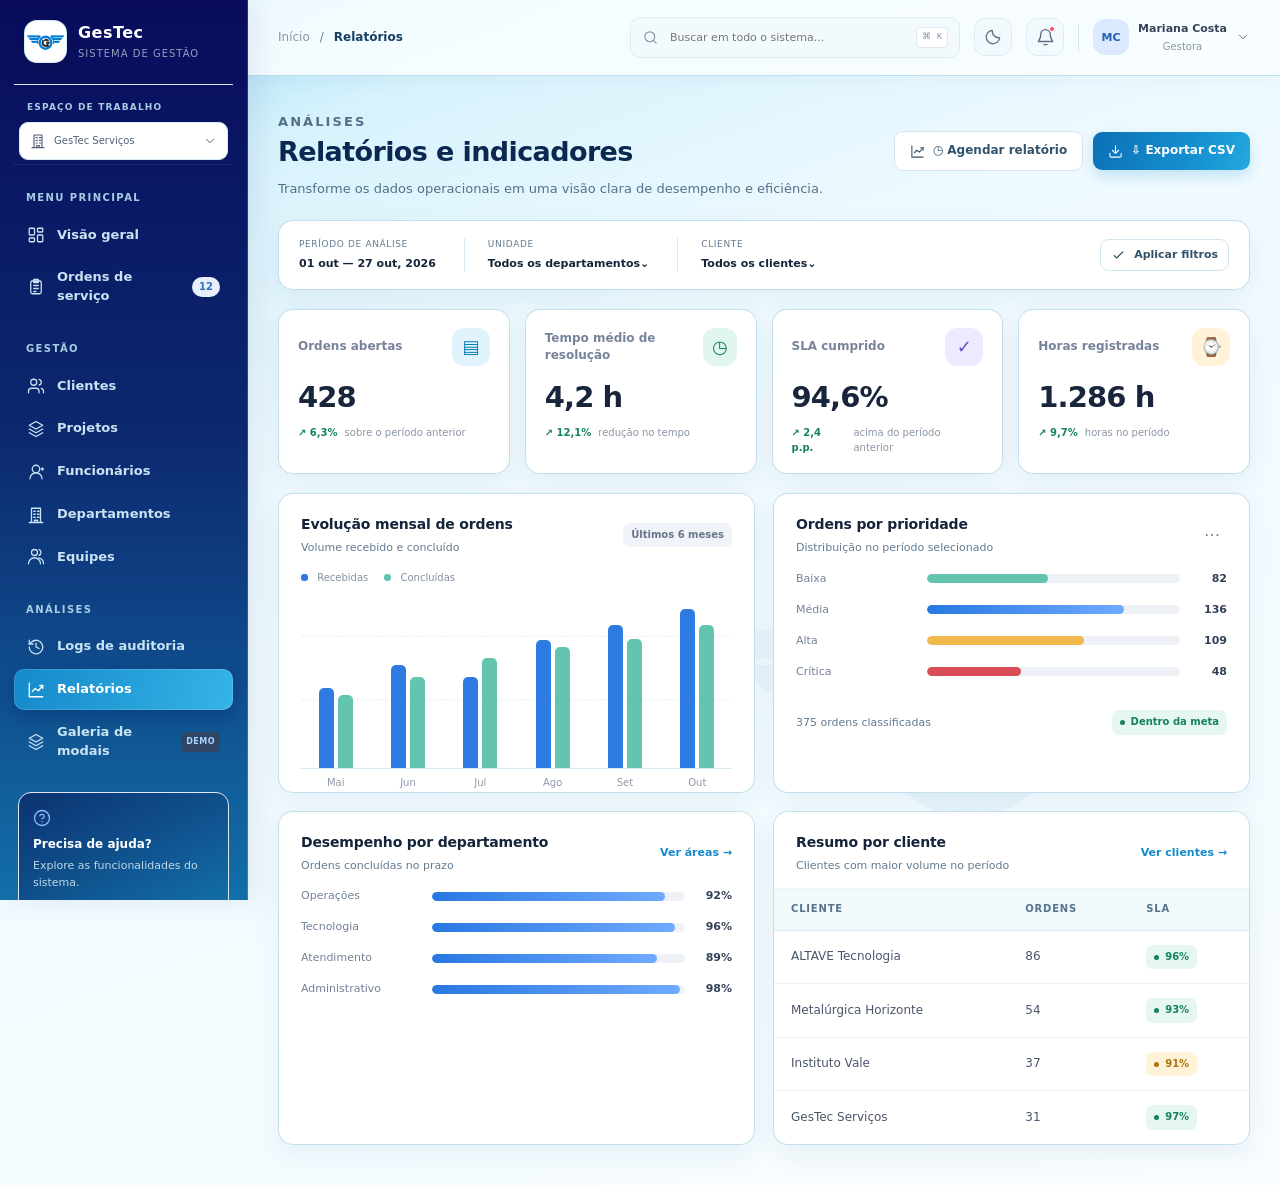
<file: relatorios.html>
<!doctype html><html lang="pt-BR"><head><meta charset="utf-8"><meta name="viewport" content="width=device-width, initial-scale=1"><meta name="description" content="Protótipo estático do Sistema de Gestão de Ordens de Serviço"><title>Relatórios · GesTec Mockup</title><link rel="stylesheet" href="assets/styles.css"><link rel="stylesheet" href="assets/brand-system.css"></head><body data-page="relatorios"><aside class="sidebar" id="site-sidebar"></aside><div class="app-main"><header class="topbar" id="site-topbar"></header><main class="page-content"><div data-title="Relatórios" hidden></div><div class="page-heading"><div><p class="eyebrow">ANÁLISES</p><h1>Relatórios e indicadores</h1><p>Transforme os dados operacionais em uma visão clara de desempenho e eficiência.</p></div><div class="heading-actions"><button class="btn btn-secondary" data-toast="Relatório agendado de forma demonstrativa.">◷ Agendar relatório</button><button class="btn btn-primary" data-export="relatorio-gestec">⇩ Exportar CSV</button></div></div><div class="report-filter-bar card"><div><span class="muted small">PERÍODO DE ANÁLISE</span><strong>01 out — 27 out, 2026</strong></div><div><span class="muted small">UNIDADE</span><strong>Todos os departamentos⌄</strong></div><div><span class="muted small">CLIENTE</span><strong>Todos os clientes⌄</strong></div><button class="btn btn-secondary btn-sm" data-toast="Filtros de relatório aplicados à demonstração.">Aplicar filtros</button></div><div class="grid kpi-grid"><article class="card kpi-card"><div class="kpi-top"><span class="kpi-label">Ordens abertas</span><span class="kpi-icon ">▤</span></div><div class="kpi-value">428</div><div class="kpi-foot"><span class="trend-up">↗ 6,3%</span><span>sobre o período anterior</span></div></article><article class="card kpi-card"><div class="kpi-top"><span class="kpi-label">Tempo médio de resolução</span><span class="kpi-icon green">◷</span></div><div class="kpi-value">4,2 h</div><div class="kpi-foot"><span class="trend-up">↗ 12,1%</span><span>redução no tempo</span></div></article><article class="card kpi-card"><div class="kpi-top"><span class="kpi-label">SLA cumprido</span><span class="kpi-icon purple">✓</span></div><div class="kpi-value">94,6%</div><div class="kpi-foot"><span class="trend-up">↗ 2,4 p.p.</span><span>acima do período anterior</span></div></article><article class="card kpi-card"><div class="kpi-top"><span class="kpi-label">Horas registradas</span><span class="kpi-icon amber">⌚</span></div><div class="kpi-value">1.286 h</div><div class="kpi-foot"><span class="trend-up">↗ 9,7%</span><span>horas no período</span></div></article></div><div class="grid two-col"><section class="card"><div class="card-head"><div><h2 class="card-title">Evolução mensal de ordens</h2><p class="card-subtitle">Volume recebido e concluído</p></div><span class="pill">Últimos 6 meses</span></div><div class="report-chart"><div class="chart-legend"><span><i class="legend-dot" style="background:#2e7ce1"></i> Recebidas</span><span><i class="legend-dot" style="background:#63c4b0"></i> Concluídas</span></div><div class="bar-chart"><div class="bar-group"><i class="bar blue" style="height:46%"></i><i class="bar teal" style="height:42%"></i><small class="bar-label">Mai</small></div><div class="bar-group"><i class="bar blue" style="height:59%"></i><i class="bar teal" style="height:52%"></i><small class="bar-label">Jun</small></div><div class="bar-group"><i class="bar blue" style="height:52%"></i><i class="bar teal" style="height:63%"></i><small class="bar-label">Jul</small></div><div class="bar-group"><i class="bar blue" style="height:73%"></i><i class="bar teal" style="height:69%"></i><small class="bar-label">Ago</small></div><div class="bar-group"><i class="bar blue" style="height:82%"></i><i class="bar teal" style="height:74%"></i><small class="bar-label">Set</small></div><div class="bar-group"><i class="bar blue" style="height:91%"></i><i class="bar teal" style="height:82%"></i><small class="bar-label">Out</small></div></div></div></section><section class="card"><div class="card-head"><div><h2 class="card-title">Ordens por prioridade</h2><p class="card-subtitle">Distribuição no período selecionado</p></div><button class="text-action" data-toast="Opções de gráfico simuladas.">⋯</button></div><div class="report-chart"><div class="report-bars"><div class="report-bar-row"><span>Baixa</span><div class="report-bar-track"><span style="width:48%;background:#63c4b0"></span></div><strong>82</strong></div><div class="report-bar-row"><span>Média</span><div class="report-bar-track"><span style="width:78%"></span></div><strong>136</strong></div><div class="report-bar-row"><span>Alta</span><div class="report-bar-track"><span style="width:62%;background:#f0b84d"></span></div><strong>109</strong></div><div class="report-bar-row"><span>Crítica</span><div class="report-bar-track"><span style="width:37%;background:#d84d58"></span></div><strong>48</strong></div></div><div class="chart-bottom"><span class="muted small">375 ordens classificadas</span><span class="status done">Dentro da meta</span></div></div></section><section class="card"><div class="card-head"><div><h2 class="card-title">Desempenho por departamento</h2><p class="card-subtitle">Ordens concluídas no prazo</p></div><a class="more-link" href="departamentos.html">Ver áreas →</a></div><div class="report-chart"><div class="report-bars"><div class="report-bar-row"><span>Operações</span><div class="report-bar-track"><span style="width:92%"></span></div><strong>92%</strong></div><div class="report-bar-row"><span>Tecnologia</span><div class="report-bar-track"><span style="width:96%"></span></div><strong>96%</strong></div><div class="report-bar-row"><span>Atendimento</span><div class="report-bar-track"><span style="width:89%"></span></div><strong>89%</strong></div><div class="report-bar-row"><span>Administrativo</span><div class="report-bar-track"><span style="width:98%"></span></div><strong>98%</strong></div></div></div></section><section class="card"><div class="card-head"><div><h2 class="card-title">Resumo por cliente</h2><p class="card-subtitle">Clientes com maior volume no período</p></div><a class="more-link" href="clientes.html">Ver clientes →</a></div><div class="table-scroll"><table class="table" id="report-clients"><thead><tr><th>Cliente</th><th>Ordens</th><th>SLA</th></tr></thead><tbody><tr data-export-row><td>ALTAVE Tecnologia</td><td>86</td><td><span class="status done">96%</span></td></tr><tr data-export-row><td>Metalúrgica Horizonte</td><td>54</td><td><span class="status done">93%</span></td></tr><tr data-export-row><td>Instituto Vale</td><td>37</td><td><span class="status open">91%</span></td></tr><tr data-export-row><td>GesTec Serviços</td><td>31</td><td><span class="status done">97%</span></td></tr></tbody></table></div></section></div></main></div><div class="modal-overlay" id="modal-notificacoes" aria-hidden="true"><section class="modal modal-wide" role="dialog" aria-modal="true" aria-labelledby="title-notificacoes"><header class="modal-header"><div><div class="modal-eyebrow">GESTEC · DEMONSTRAÇÃO</div><h2 id="title-notificacoes">Notificações</h2><p>Atualizações recentes do seu espaço de trabalho.</p></div><button class="modal-close" data-modal-close aria-label="Fechar">×</button></header><div class="modal-body"><div class="notification-list"><div class="notification-item unread"><span class="notification-icon blue">▤</span><div><strong>OS-2024-0156 foi atualizada</strong><p>André Lima adicionou uma atualização há 12 minutos.</p><small>Há 12 min</small></div></div><div class="notification-item"><span class="notification-icon green">✓</span><div><strong>Ordem de serviço concluída</strong><p>OS-2024-0148 foi finalizada e está pronta para validação.</p><small>Há 1 hora</small></div></div><div class="notification-item"><span class="notification-icon amber">◷</span><div><strong>SLA próximo do vencimento</strong><p>OS-2024-0159 precisa de atenção até às 17:00.</p><small>Há 2 horas</small></div></div></div></div><footer class="modal-footer"><button class="btn btn-secondary" data-modal-close>Fechar</button><button class="btn btn-primary" data-toast="Todas as notificações foram marcadas como lidas.">Marcar todas como lidas</button></footer></section></div><div class="modal-overlay" id="modal-perfil" aria-hidden="true"><section class="modal " role="dialog" aria-modal="true" aria-labelledby="title-perfil"><header class="modal-header"><div><div class="modal-eyebrow">GESTEC · DEMONSTRAÇÃO</div><h2 id="title-perfil">Meu perfil</h2><p>Preferências da conta demonstrativa.</p></div><button class="modal-close" data-modal-close aria-label="Fechar">×</button></header><div class="modal-body"><div class="profile-modal-head"><span class="avatar avatar-purple avatar-lg">MC</span><div><strong>Mariana Costa</strong><p>mariana.costa@gestec.com.br</p><span class="status done">Gestora</span></div></div><div class="profile-menu-list"><button data-toast="Preferências abertas no modo demonstração.">⚙️ Preferências da conta <span>›</span></button><button data-toast="Central de segurança simulada.">🔒 Segurança e acesso <span>›</span></button><button data-toast="Você está usando o protótipo estático.">ⓘ Sobre o sistema <span>›</span></button><a href="login.html">↪ Sair da conta demonstrativa</a></div></div></section></div><div class="modal-overlay" id="modal-ajuda" aria-hidden="true"><section class="modal " role="dialog" aria-modal="true" aria-labelledby="title-ajuda"><header class="modal-header"><div><div class="modal-eyebrow">GESTEC · DEMONSTRAÇÃO</div><h2 id="title-ajuda">Central de ajuda</h2><p>Encontre atalhos para explorar este protótipo.</p></div><button class="modal-close" data-modal-close aria-label="Fechar">×</button></header><div class="modal-body"><div class="help-list"><div><b>01</b><span><strong>Explore as telas</strong><small>Use o menu lateral para navegar entre os módulos.</small></span></div><div><b>02</b><span><strong>Teste os formulários</strong><small>Os dados são fictícios e não são enviados a um servidor.</small></span></div><div><b>03</b><span><strong>Experimente os modais</strong><small>A galeria de modais reúne os principais estados de interface.</small></span></div></div></div><footer class="modal-footer"><button class="btn btn-primary" data-modal-close>Entendi</button></footer></section></div><div class="modal-overlay" id="modal-confirmar-exclusao" aria-hidden="true"><section class="modal modal-small" role="dialog" aria-modal="true" aria-labelledby="title-confirmar-exclusao"><header class="modal-header"><div><div class="modal-eyebrow">GESTEC · DEMONSTRAÇÃO</div><h2 id="title-confirmar-exclusao">Excluir registro?</h2><p>Esta ação existe apenas para demonstrar o estado de confirmação.</p></div><button class="modal-close" data-modal-close aria-label="Fechar">×</button></header><div class="modal-body"><div class="confirm-warning"><span>!</span><div><strong>Tem certeza de que deseja continuar?</strong><p>Este registro fictício será removido somente da demonstração visual. Nenhum dado real será alterado.</p></div></div></div><footer class="modal-footer"><button class="btn btn-secondary" data-modal-close>Cancelar</button><button class="btn btn-danger" data-modal-close data-toast="Exclusão simulada com sucesso.">Simular exclusão</button></footer></section></div><div class="toast-stack" id="toast-stack" aria-live="polite"></div><script src="assets/app.js"></script></body></html>
</file>
<file: assets/styles.css>
:root{--navy:#101b2f;--blue:#2878e2;--blue-bg:#eaf2ff;--ink:#192437;--muted:#758197;--line:#e7ebf2;--bg:#f5f7fb;--white:#fff;--green:#179c73;--amber:#d58a16;--red:#d84d58;--purple:#7658d6;--shadow:0 8px 24px rgba(20,36,62,.06);--r:16px}*{box-sizing:border-box}body{margin:0;background:var(--bg);font:14px/1.45 Inter,ui-sans-serif,system-ui,-apple-system,"Segoe UI",sans-serif;color:var(--ink)}button,input,select,textarea{font:inherit}button,a,select{cursor:pointer}a{text-decoration:none;color:inherit}button{border:0}.sidebar{width:248px;background:var(--navy);color:#d8e0ed;position:fixed;inset:0 auto 0 0;display:flex;flex-direction:column;z-index:40;padding:22px 14px 16px;overflow:auto}.brand{display:flex;gap:11px;align-items:center;padding:0 10px 24px;border-bottom:1px solid #ffffff14}.brand-mark{height:43px;width:43px;display:grid;place-items:center;background:#fff;border-radius:13px;overflow:hidden}.brand-mark img{width:39px;height:34px;object-fit:contain}.brand-name{font-size:16px;font-weight:850;letter-spacing:.04em;color:#fff}.brand-sub{font-size:10px;color:#8ea1bd;letter-spacing:.13em;text-transform:uppercase;margin-top:3px}.nav-label{font-size:10px;letter-spacing:.14em;text-transform:uppercase;color:#71839d;padding:22px 12px 8px;font-weight:800}.nav-link{display:flex;align-items:center;gap:12px;color:#b4c0d2;padding:11px 13px;border-radius:10px;margin:2px 0;font-weight:550;font-size:13px}.nav-link:hover{background:#ffffff0f;color:#fff}.nav-link.active{background:linear-gradient(100deg,#2878e2,#2467c6);color:#fff;box-shadow:0 6px 16px #125ec640}.nav-icon{font-size:17px;display:inline-grid;place-items:center;width:20px}.nav-count{margin-left:auto;font-size:10px;padding:3px 7px;border-radius:20px;background:#d84d58;color:#fff}.sidebar-bottom{margin-top:auto;padding-top:18px}.help-card{background:linear-gradient(145deg,#1a2b47,#17243a);border:1px solid #ffffff14;border-radius:13px;padding:14px;margin:0 4px 16px}.help-card strong{font-size:12px;color:#fff;display:block;margin-bottom:5px}.help-card p{font-size:11px;color:#9cacc3;line-height:1.5;margin:0 0 10px}.help-card a{font-size:11px;color:#a8d1ff;font-weight:750}.user-mini{border-top:1px solid #ffffff1a;padding:15px 5px 0;display:flex;align-items:center;gap:9px}.avatar{display:inline-grid;place-items:center;flex-shrink:0;width:36px;height:36px;border-radius:12px;background:#dceaff;color:#245db2;font-size:11px;font-weight:850}.avatar.green{background:#d9f5e9;color:#087850}.avatar.orange{background:#ffedcf;color:#a76503}.avatar.purple{background:#eee8ff;color:#6c4bc4}.avatar.red{background:#ffe1e4;color:#b93340}.user-meta{min-width:0;flex:1}.user-meta strong{display:block;font-size:12px;color:#fff;white-space:nowrap;overflow:hidden;text-overflow:ellipsis}.user-meta span{display:block;font-size:10px;color:#91a1b8;margin-top:3px}.user-menu-btn{background:transparent;color:#aab9cf;font-size:19px;padding:5px}.app-main{margin-left:248px;min-height:100vh}.topbar{height:76px;background:#ffffffed;border-bottom:1px solid var(--line);display:flex;align-items:center;gap:20px;padding:0 34px;position:sticky;top:0;z-index:25;backdrop-filter:blur(16px)}.mobile-menu{display:none;background:transparent;font-size:22px}.breadcrumb{font-size:12px;color:#8792a5}.breadcrumb strong{color:#39465a}.top-search{display:flex;align-items:center;gap:9px;background:#f6f8fb;border:1px solid #edf0f5;border-radius:10px;padding:9px 12px;max-width:335px;width:100%;margin-left:auto;color:#8b96a8}.top-search input{border:0;background:transparent;outline:0;width:100%;font-size:12px;color:var(--ink)}.top-actions{display:flex;align-items:center;gap:12px}.icon-btn{width:38px;height:38px;border-radius:11px;background:#f6f8fb;border:1px solid #edf0f5;color:#5f6c80;display:grid;place-items:center;font-size:17px;position:relative}.icon-btn:hover{background:var(--blue-bg);color:var(--blue)}.notif-dot{position:absolute;right:8px;top:7px;width:6px;height:6px;background:#ec5560;border:1.5px solid white;border-radius:50%}.top-avatar{display:flex;align-items:center;gap:9px}.top-avatar .avatar{width:34px;height:34px;border-radius:50%}.top-avatar strong{font-size:12px;display:block}.top-avatar small{display:block;color:var(--muted);font-size:10px;margin-top:3px}.page-content{max-width:1700px;margin:0 auto;padding:30px 34px 44px}.page-heading{display:flex;align-items:flex-start;justify-content:space-between;gap:20px;margin-bottom:25px}.eyebrow{font-size:10px;color:var(--blue);font-weight:850;text-transform:uppercase;letter-spacing:.16em;margin:0 0 7px}.page-heading h1{font-size:27px;letter-spacing:-.7px;margin:0;color:#152136;font-weight:850}.page-heading p{margin:8px 0 0;color:var(--muted);font-size:13px;line-height:1.5}.heading-actions{display:flex;gap:10px;align-items:center;flex-wrap:wrap}.btn{display:inline-flex;align-items:center;justify-content:center;gap:8px;border-radius:10px;padding:10px 15px;font-size:12px;font-weight:750;transition:.16s;white-space:nowrap}.btn-primary{background:var(--blue);color:white;box-shadow:0 5px 12px #2878e22b}.btn-primary:hover{background:#1768d0;transform:translateY(-1px)}.btn-secondary{background:#fff;border:1px solid var(--line);color:#4d5a6f}.btn-secondary:hover{border-color:#c5d7f5;background:#f9fbff}.btn-soft{background:var(--blue-bg);color:var(--blue)}.btn-danger{background:#fff0f1;color:var(--red)}.btn-sm{padding:7px 10px;font-size:11px;border-radius:8px}.card{background:var(--white);border:1px solid var(--line);border-radius:var(--r);box-shadow:var(--shadow)}.card-head{display:flex;align-items:center;justify-content:space-between;gap:16px;padding:20px 22px 15px}.card-title{margin:0;font-size:14px;font-weight:850;letter-spacing:-.15px}.card-subtitle{font-size:11px;color:var(--muted);margin:5px 0 0}.more-link{color:var(--blue);font-size:11px;font-weight:800}.muted{color:var(--muted)}.small{font-size:11px}.grid{display:grid;gap:18px}.kpi-grid{grid-template-columns:repeat(4,minmax(0,1fr));margin-bottom:19px}.kpi-card{padding:19px 20px;position:relative;overflow:hidden}.kpi-top{display:flex;align-items:center;justify-content:space-between;margin-bottom:15px}.kpi-label{color:#77839a;font-weight:650;font-size:12px}.kpi-icon{width:38px;height:38px;display:grid;place-items:center;border-radius:12px;background:#eaf2ff;color:#2778df;font-size:18px}.kpi-icon.green{background:#e4f7ef;color:#179b70}.kpi-icon.amber{background:#fff2d8;color:#c78311}.kpi-icon.purple{background:#f0eaff;color:#7855d5}.kpi-value{font-size:29px;letter-spacing:-.9px;font-weight:850;color:#18253a;line-height:1.15}.kpi-foot{display:flex;align-items:center;gap:7px;margin-top:12px;color:#8a95a6;font-size:10px}.trend-up{color:var(--green);font-weight:800}.trend-down{color:var(--red);font-weight:800}.dashboard-grid{grid-template-columns:minmax(0,1.35fr) minmax(300px,.8fr);margin-bottom:19px}.chart-card{min-height:285px}.chart-wrap{padding:0 22px 20px}.chart-legend{display:flex;gap:16px;flex-wrap:wrap;font-size:10px;color:#8490a2}.legend-dot{width:7px;height:7px;display:inline-block;border-radius:3px;margin-right:6px}.bar-chart{height:184px;display:flex;align-items:flex-end;gap:15px;padding:8px 6px 0;border-bottom:1px solid var(--line);position:relative}.bar-chart:before,.bar-chart:after{content:"";position:absolute;left:0;right:0;border-top:1px dashed #edf0f5}.bar-chart:before{top:28%}.bar-chart:after{top:62%}.bar-group{flex:1;display:flex;align-items:flex-end;justify-content:center;gap:4px;height:100%;position:relative;z-index:1}.bar{width:min(15px,36%);border-radius:5px 5px 0 0;background:#a8cbff;min-height:3px}.bar.blue{background:#2e7ce1}.bar.teal{background:#63c4b0}.bar-label{position:absolute;bottom:-22px;font-size:10px;color:#8d98a9;white-space:nowrap}.chart-bottom{display:flex;justify-content:space-between;align-items:center;gap:10px;margin-top:31px}.donut-row{display:flex;align-items:center;gap:25px;padding:6px 22px 23px}.donut{width:145px;height:145px;border-radius:50%;background:conic-gradient(#2878e2 0 36%,#53b9a4 36% 61%,#f0b84d 61% 79%,#d9e1ed 79% 100%);display:grid;place-items:center;flex-shrink:0;position:relative}.donut:after{content:"";position:absolute;inset:21px;background:#fff;border-radius:50%}.donut-center{position:relative;z-index:2;text-align:center}.donut-center strong{font-size:27px;display:block;letter-spacing:-1px}.donut-center span{font-size:10px;color:#8893a5}.legend-list{flex:1;display:grid;gap:12px}.legend-row{display:flex;align-items:center;gap:8px;font-size:11px;color:#68758a}.legend-row strong{margin-left:auto;color:#26354c;font-size:11px}.activity-grid{grid-template-columns:minmax(0,1.3fr) minmax(300px,.7fr)}.table-card{overflow:hidden}.table-scroll{overflow-x:auto}.table{width:100%;border-collapse:collapse;white-space:nowrap}.table thead th{text-align:left;font-size:10px;text-transform:uppercase;letter-spacing:.08em;color:#96a0b0;font-weight:800;background:#fbfcfe;padding:13px 17px;border-top:1px solid #f0f2f6;border-bottom:1px solid #edf0f5}.table tbody td{padding:14px 17px;border-bottom:1px solid #f0f2f6;font-size:12px;color:#4a566b}.table tbody tr:last-child td{border-bottom:0}.table tbody tr:hover{background:#fbfdff}.primary-cell{font-weight:800;color:#28354a}.sub-cell{display:block;font-weight:450;color:#98a2b2;font-size:10px;margin-top:4px}.text-action{background:transparent;color:#728097;font-size:16px;border-radius:7px;padding:4px 7px}.text-action:hover{background:#edf4ff;color:var(--blue)}.status{display:inline-flex;align-items:center;gap:6px;padding:5px 8px;border-radius:7px;font-size:10px;font-weight:800;white-space:nowrap}.status:before{content:"";width:5px;height:5px;border-radius:50%;background:currentColor}.status.in-progress{background:#eaf2ff;color:#2675d7}.status.open{background:#fff2d7;color:#ae730b}.status.waiting{background:#f1edff;color:#7455d2}.status.done{background:#e5f7ef;color:#14825d}.status.blocked{background:#fff0f1;color:#cf4350}.status.review{background:#eaf8fb;color:#16899a}.priority{display:inline-flex;align-items:center;gap:5px;font-size:11px;font-weight:750}.priority:before{content:"";width:6px;height:6px;border-radius:50%;background:currentColor}.priority.critical{color:#cf4350}.priority.high{color:#db8b1a}.priority.medium{color:#4c8de4}.priority.low{color:#21a27a}.sla-bar{width:76px;height:5px;background:#edf0f5;border-radius:8px;overflow:hidden;display:inline-block;vertical-align:middle;margin-right:6px}.sla-bar span{display:block;height:100%;border-radius:8px;background:#27a77b}.sla-bar.warn span{background:#e4a437}.sla-bar.danger span{background:#dc515c}.table-footer{display:flex;align-items:center;justify-content:space-between;gap:12px;padding:14px 18px;color:#8994a5;font-size:11px;border-top:1px solid var(--line)}.pagination{display:flex;gap:5px}.page-num{width:28px;height:28px;border:1px solid var(--line);background:#fff;color:#6d7990;border-radius:7px;font-size:11px}.page-num.active{background:var(--blue);color:white;border-color:var(--blue)}.filters{display:flex;align-items:center;gap:10px;flex-wrap:wrap;padding:16px 18px;border-bottom:1px solid var(--line)}.search-field{display:flex;align-items:center;gap:9px;border:1px solid #e4e9f1;background:#fff;border-radius:9px;padding:0 11px;height:37px;min-width:190px;color:#8d98aa}.search-field input{outline:0;border:0;min-width:0;width:100%;background:transparent;font-size:11px}.filter-select{height:37px;border:1px solid #e4e9f1;border-radius:9px;background:#fff;color:#58657a;padding:0 28px 0 11px;outline:0;font-size:11px}.filter-spacer{flex:1}.segmented{display:flex;align-items:center;padding:3px;background:#f2f5f9;border-radius:9px;gap:3px}.segment-btn{background:transparent;color:#778398;padding:7px 11px;border-radius:7px;font-size:11px;font-weight:750}.segment-btn.active{background:#fff;color:#26364f;box-shadow:0 2px 5px #141e3214}.inline-note{display:flex;gap:10px;align-items:flex-start;background:#eef5ff;border:1px solid #d9e8ff;border-radius:12px;padding:13px 15px;color:#376baf;font-size:11px;line-height:1.5}.inline-note strong{display:block;color:#245ca1;margin-bottom:3px}.cards-grid{grid-template-columns:repeat(3,minmax(0,1fr))}.entity-card{padding:20px;transition:.2s}.entity-card:hover{transform:translateY(-2px);box-shadow:0 12px 28px #14243e17}.entity-top{display:flex;align-items:flex-start;gap:12px}.entity-top .avatar{width:44px;height:44px;border-radius:13px}.entity-info{flex:1;min-width:0}.entity-name{font-size:14px;font-weight:800;color:#243149;display:block}.entity-meta{color:#8b96a6;font-size:11px;margin-top:4px;display:block}.entity-kebab{font-size:18px;background:transparent;color:#8692a5;padding:1px 5px}.entity-description{color:#788499;font-size:11px;line-height:1.6;margin:16px 0}.entity-stats{display:grid;grid-template-columns:repeat(2,1fr);gap:10px;border-top:1px solid #eef1f5;padding-top:15px}.entity-stat span{display:block;font-size:10px;color:#9aa4b3;margin-bottom:5px}.entity-stat strong{font-size:15px;color:#2d3b51}.entity-footer{display:flex;align-items:center;justify-content:space-between;gap:10px;border-top:1px solid #eef1f5;padding-top:15px;margin-top:14px}.avatar-stack{display:flex;align-items:center}.avatar-stack .avatar{width:27px;height:27px;border-radius:50%;font-size:8px;border:2px solid white;margin-left:-7px}.avatar-stack .avatar:first-child{margin-left:0}.progress-track{height:6px;background:#edf1f6;border-radius:9px;overflow:hidden}.progress-track span{display:block;height:100%;border-radius:9px;background:var(--blue)}.progress-caption{display:flex;justify-content:space-between;align-items:center;color:#8c97a8;font-size:10px;margin:8px 0 6px}.progress-caption strong{color:#536178}.member-row{display:flex;align-items:center;gap:10px}.member-row .avatar{width:34px;height:34px;border-radius:50%}.member-row strong{display:block;font-size:12px;color:#2b384e}.member-row span:not(.avatar):not(.status){display:block;font-size:10px;color:#909bad;margin-top:3px}.metric-icon{width:33px;height:33px;border-radius:10px;background:#eef4ff;color:#2878e2;display:grid;place-items:center;font-size:16px;flex-shrink:0}.activity-item{display:flex;gap:11px;padding:13px 0;border-bottom:1px solid #eff2f6;align-items:flex-start}.activity-item:last-child{border-bottom:0}.timeline-dot{width:9px;height:9px;border-radius:50%;background:#2b7ce1;box-shadow:0 0 0 4px #eaf2ff;margin-top:5px;flex-shrink:0}.activity-text{font-size:11px;color:#68758b;line-height:1.55;flex:1}.activity-text strong{color:#334158}.activity-text time{display:block;color:#9ba5b3;font-size:10px;margin-top:4px}.detail-header{display:flex;align-items:flex-start;gap:17px;padding:23px 24px;border-bottom:1px solid var(--line)}.detail-id{color:var(--blue);font-size:11px;font-weight:850;letter-spacing:.06em}.detail-title{font-size:21px;letter-spacing:-.45px;font-weight:800;margin:7px 0 8px}.detail-description{font-size:12px;color:#79859a;line-height:1.7;max-width:800px}.detail-toolbar{margin-left:auto;display:flex;gap:8px;flex-wrap:wrap}.detail-meta-grid{display:grid;grid-template-columns:repeat(4,minmax(0,1fr));border-bottom:1px solid var(--line)}.detail-meta{padding:17px 22px;border-right:1px solid var(--line)}.detail-meta:last-child{border:0}.detail-meta span{font-size:10px;color:#909bad;display:block;margin-bottom:7px}.detail-meta strong{font-size:12px;color:#314056}.detail-layout{grid-template-columns:minmax(0,1.35fr) minmax(270px,.65fr);margin-top:18px}.tabs{display:flex;gap:22px;padding:0 22px;border-bottom:1px solid var(--line);overflow:auto}.tab-btn{background:transparent;padding:16px 0 13px;color:#8b96a7;font-size:11px;font-weight:750;border-bottom:2px solid transparent;white-space:nowrap}.tab-btn.active{color:var(--blue);border-bottom-color:var(--blue)}.tab-panel{padding:21px 22px}.property-grid{display:grid;grid-template-columns:repeat(2,minmax(0,1fr));gap:19px}.property span{display:block;color:#919bad;font-size:10px;margin-bottom:7px}.property strong{font-size:12px;color:#344158}.timeline{padding-left:10px}.timeline-entry{display:flex;gap:13px;position:relative;padding-bottom:22px}.timeline-entry:not(:last-child):before{content:"";position:absolute;left:12px;top:27px;bottom:0;width:1px;background:#e4eaf3}.timeline-mark{width:25px;height:25px;border-radius:50%;display:grid;place-items:center;flex-shrink:0;background:#e8f7f0;color:#19996e;font-size:11px;z-index:1}.timeline-copy{padding-top:2px}.timeline-copy strong{display:block;font-size:11px}.timeline-copy p{font-size:10px;color:#8490a3;line-height:1.5;margin:5px 0}.timeline-copy time{font-size:9px;color:#9ba5b3}.kanban{display:grid;grid-template-columns:repeat(4,minmax(190px,1fr));gap:13px;padding:18px;overflow:auto}.kanban-col{background:#f7f9fc;border-radius:12px;padding:12px;min-height:250px}.kanban-title{display:flex;align-items:center;justify-content:space-between;font-size:11px;font-weight:850;margin-bottom:11px}.kanban-count{background:#fff;border:1px solid #e9edf3;border-radius:7px;padding:3px 7px;color:#8893a4;font-size:10px}.kanban-card{background:#fff;border:1px solid #e8edf4;border-radius:10px;padding:12px;margin-bottom:9px;box-shadow:0 3px 8px #14243e08}.kanban-card .small-id{font-size:9px;font-weight:850;color:#2878e2}.kanban-card strong{display:block;font-size:11px;line-height:1.5;margin:6px 0 10px}.kanban-card-footer{display:flex;align-items:center;justify-content:space-between;color:#8c97a8;font-size:9px}.modal-backdrop{position:fixed;inset:0;background:#0b152685;backdrop-filter:blur(4px);z-index:90;display:none;align-items:center;justify-content:center;padding:22px;overflow:auto}.modal-backdrop.open{display:flex;animation:fade .16s ease}.modal{width:min(100%,630px);max-height:min(88vh,850px);overflow:auto;background:#fff;border-radius:18px;box-shadow:0 28px 80px #05112347;animation:rise .2s ease}.modal.wide{width:min(100%,850px)}.modal.small-modal{width:min(100%,430px)}.modal-header{display:flex;align-items:flex-start;gap:15px;justify-content:space-between;padding:22px 24px 17px;border-bottom:1px solid var(--line)}.modal-header h2{font-size:18px;letter-spacing:-.35px;margin:0}.modal-header p{margin:7px 0 0;color:#8792a4;font-size:11px;line-height:1.5}.modal-close{background:#f3f5f9;color:#7d899c;width:30px;height:30px;border-radius:9px;font-size:20px;line-height:1;flex-shrink:0}.modal-close:hover{background:#ffe9eb;color:var(--red)}.modal-body{padding:21px 24px}.modal-footer{padding:15px 24px 21px;display:flex;justify-content:flex-end;gap:9px;border-top:1px solid #f0f2f6}.form-grid{display:grid;grid-template-columns:repeat(2,minmax(0,1fr));gap:16px}.form-field{display:flex;flex-direction:column;gap:7px;min-width:0}.form-field.full{grid-column:1/-1}.form-field label{font-size:11px;color:#4d5b70;font-weight:750}.form-field input,.form-field select,.form-field textarea{border:1px solid #dfe5ee;border-radius:9px;min-height:39px;padding:10px 11px;color:#3f4d62;outline:0;background:#fff;font-size:11px;width:100%}.form-field textarea{min-height:88px;resize:vertical}.form-field input:focus,.form-field select:focus,.form-field textarea:focus{border-color:#76a9f0;box-shadow:0 0 0 3px #eaf2ff}.form-hint{font-size:10px;color:#98a2b0;line-height:1.4}.check-line{display:flex;gap:9px;align-items:center;color:#627088;font-size:11px}.check-line input{accent-color:var(--blue)}.file-drop{border:1px dashed #b8cce8;background:#f8fbff;border-radius:12px;padding:24px;text-align:center;color:#7d8ba2}.file-drop strong{display:block;font-size:12px;color:#45648d;margin:8px 0 4px}.file-drop span{font-size:10px}.toast-host{position:fixed;right:24px;bottom:24px;z-index:150;display:grid;gap:9px}.toast{display:flex;align-items:center;gap:10px;min-width:260px;max-width:390px;background:#13243d;color:#fff;border-radius:12px;padding:13px 16px;box-shadow:0 15px 35px #09142540;font-size:12px;animation:rise .2s ease}.toast-mark{background:#28b385;color:white;width:23px;height:23px;display:grid;place-items:center;border-radius:50%;font-weight:900}.dropdown{position:absolute;right:0;top:46px;min-width:215px;background:#fff;border:1px solid var(--line);border-radius:12px;box-shadow:0 18px 42px #14243e29;padding:7px;z-index:70;display:none}.dropdown.open{display:block}.dropdown button,.dropdown a{display:flex;width:100%;background:transparent;text-align:left;gap:10px;align-items:center;padding:10px;border-radius:8px;color:#5d6a7f;font-size:11px}.dropdown button:hover,.dropdown a:hover{background:#f3f7fd;color:var(--blue)}.relative{position:relative}.pill{display:inline-flex;align-items:center;padding:5px 8px;border-radius:7px;background:#f0f3f8;color:#68758a;font-size:10px;font-weight:750}.section-gap{margin-top:19px}.two-col{display:grid;grid-template-columns:repeat(2,minmax(0,1fr));gap:18px}.report-chart{padding:0 22px 23px}.line-svg{width:100%;height:170px;overflow:visible}.axis-label{font-size:10px;fill:#909bad}.report-bars{display:grid;gap:15px}.report-bar-row{display:grid;grid-template-columns:120px 1fr 36px;gap:11px;align-items:center;font-size:11px;color:#738097}.report-bar-track{height:9px;background:#eef2f7;border-radius:9px;overflow:hidden}.report-bar-track span{display:block;height:100%;border-radius:9px;background:linear-gradient(90deg,#2878e2,#70aaff)}.report-bar-row strong{text-align:right;color:#334158;font-size:11px}.modal-gallery-grid{grid-template-columns:repeat(3,minmax(0,1fr))}.modal-demo{padding:17px}.modal-demo h3{font-size:12px;margin:0 0 7px}.modal-demo p{font-size:10px;line-height:1.5;color:#8a95a5;margin:0 0 14px}.modal-demo .btn{width:100%}.login-page{min-height:100vh;display:grid;grid-template-columns:1.05fr .95fr;background:#fff}.login-art{background:radial-gradient(circle at 15% 15%,#418df440,transparent 32%),linear-gradient(145deg,#0c1a31,#16345d 60%,#1e66b7);padding:40px 6vw;color:#fff;display:flex;flex-direction:column;position:relative;overflow:hidden}.login-art:after{content:"";position:absolute;right:-130px;bottom:-190px;width:520px;height:520px;border:1px solid #ffffff1f;border-radius:50%;box-shadow:0 0 0 55px #ffffff08,0 0 0 110px #ffffff08}.login-brand{display:flex;align-items:center;gap:12px;position:relative;z-index:1}.login-copy{position:relative;z-index:1;max-width:510px;margin:auto 0;padding:65px 0}.login-copy .eyebrow{color:#8ec2ff}.login-copy h1{font-size:clamp(32px,3.4vw,49px);line-height:1.12;letter-spacing:-1.8px;margin:14px 0 18px}.login-copy p{font-size:14px;color:#b5c8e2;line-height:1.8;max-width:440px}.login-feature-list{margin-top:34px;display:grid;gap:17px}.login-feature{display:flex;align-items:center;gap:13px;color:#d8e7fa;font-size:12px}.feature-mark{width:31px;height:31px;border-radius:10px;background:#ffffff1a;display:grid;place-items:center;color:#9bc8ff}.login-art-foot{font-size:10px;color:#7897bd;position:relative;z-index:1}.login-form-wrap{display:flex;align-items:center;justify-content:center;padding:34px}.login-form{width:min(100%,390px)}.login-form h2{font-size:27px;letter-spacing:-.8px;margin:0 0 8px}.login-form>p{font-size:12px;color:#8a95a7;margin:0 0 29px}.login-form .form-field{margin-bottom:17px}.login-form .form-field input{height:47px;font-size:12px}.login-submit{width:100%;height:45px;margin-top:7px}.login-form-foot{display:flex;justify-content:space-between;align-items:center;margin-top:18px;font-size:10px;color:#8490a2}.login-form-foot a{color:var(--blue);font-weight:750}.demo-hint{background:#f5f8fd;border:1px solid #e7edf7;border-radius:10px;padding:11px 12px;color:#7d8ba0;font-size:10px;line-height:1.5;margin-top:25px}.demo-hint strong{color:#4d6284}.dark-mode{--bg:#111b2c;--white:#17243a;--ink:#e3eaf5;--line:#2b3a52;--muted:#93a4bd;--shadow:0 8px 24px #0002}.dark-mode .topbar,.dark-mode .card,.dark-mode .modal,.dark-mode .dropdown{background:#17243a;color:#e3eaf5}.dark-mode .page-heading h1,.dark-mode .kpi-value,.dark-mode .card-title,.dark-mode .entity-name,.dark-mode .primary-cell,.dark-mode .detail-title{color:#e6edf8}.dark-mode .table thead th{background:#1d2c44;color:#a1b1c9}.dark-mode .table tbody td{color:#c4d0e2}.dark-mode .btn-secondary,.dark-mode .filter-select,.dark-mode .search-field,.dark-mode .page-num,.dark-mode .icon-btn{background:#1d2c44;border-color:#2d3d56;color:#d2dced}.dark-mode .donut:after{background:#17243a}.dark-mode .kanban-col{background:#111d30}.dark-mode .kanban-card{background:#1b2a42;border-color:#2a3b55}.dark-mode .form-field input,.dark-mode .form-field select,.dark-mode .form-field textarea{background:#1c2a42;color:#dae4f3;border-color:#344660}
@keyframes fade{from{opacity:0}to{opacity:1}}@keyframes rise{from{opacity:0;transform:translateY(8px)}to{opacity:1;transform:translateY(0)}}
@media(max-width:1250px){.sidebar{width:220px}.app-main{margin-left:220px}.topbar{padding:0 24px}.page-content{padding:26px 24px 38px}.kpi-grid{grid-template-columns:repeat(2,minmax(0,1fr))}.cards-grid{grid-template-columns:repeat(2,minmax(0,1fr))}.dashboard-grid{grid-template-columns:minmax(0,1.1fr) minmax(280px,.9fr)}}@media(max-width:920px){.sidebar{transform:translateX(-100%);transition:transform .22s;width:248px}.sidebar.mobile-open{transform:translateX(0);box-shadow:0 0 0 200vw #0a121e59}.app-main{margin-left:0}.mobile-menu{display:block}.topbar{padding:0 18px;gap:12px}.breadcrumb{display:none}.top-search{max-width:none;margin-left:0}.top-avatar .top-user-info{display:none}.dashboard-grid,.activity-grid,.detail-layout{grid-template-columns:1fr}.detail-meta-grid{grid-template-columns:repeat(2,minmax(0,1fr))}.detail-meta:nth-child(2){border-right:0}.detail-meta:nth-child(-n+2){border-bottom:1px solid var(--line)}.login-page{grid-template-columns:1fr}.login-art{display:none}.login-form-wrap{min-height:100vh}}@media(max-width:620px){.page-content{padding:21px 14px 30px}.topbar{height:63px;padding:0 13px}.top-search{height:35px}.top-actions{gap:7px}.top-actions .icon-btn:first-child{display:none}.top-avatar{display:none}.page-heading{display:block;margin-bottom:20px}.page-heading h1{font-size:24px}.heading-actions{margin-top:16px}.kpi-grid{gap:10px}.kpi-card{padding:15px}.kpi-value{font-size:24px}.kpi-foot{font-size:9px}.dashboard-grid,.activity-grid,.two-col{gap:12px}.donut-row{gap:16px;padding:4px 16px 19px}.donut{width:120px;height:120px}.donut:after{inset:18px}.legend-list{gap:10px}.card-head{padding:17px 16px 13px}.table thead th,.table tbody td{padding:12px 13px}.filters{padding:12px;gap:8px}.search-field{width:100%;max-width:none}.filter-spacer{display:none}.filter-select{flex:1;min-width:120px}.cards-grid,.modal-gallery-grid{grid-template-columns:1fr}.modal-backdrop{padding:10px}.modal-header,.modal-body{padding-left:17px;padding-right:17px}.modal-footer{padding-left:17px;padding-right:17px}.form-grid{grid-template-columns:1fr}.form-field.full{grid-column:auto}.detail-header{padding:18px;display:block}.detail-toolbar{margin:16px 0 0}.detail-title{font-size:18px}.detail-meta{padding:14px}.property-grid{grid-template-columns:1fr}.report-bar-row{grid-template-columns:88px 1fr 28px}.login-form-wrap{padding:26px}.page-heading .heading-actions .btn{flex:1}.chart-wrap{padding:0 16px 18px}.bar-chart{gap:7px}}
/* Camada de compatibilidade do protótipo estático */
.brand-text{display:flex;flex-direction:column;gap:3px}.brand-text strong{font-size:16px;letter-spacing:.03em;color:#fff}.brand-text small{font-size:10px;color:#8ea1bd;letter-spacing:.1em;text-transform:uppercase}.workspace{padding:16px 5px 4px;border-bottom:1px solid #ffffff14}.workspace-label{display:block;font-size:9px;color:#71839d;font-weight:800;letter-spacing:.13em;padding:0 8px 8px}.workspace-switch{width:100%;background:#ffffff0b;border:1px solid #ffffff12;border-radius:9px;color:#dce5f3;display:flex;align-items:center;gap:8px;padding:10px;font-size:10px;text-align:left}.workspace-switch svg:last-child{margin-left:auto}.side-nav{padding-top:8px}.nav-section{display:block;font-size:10px;letter-spacing:.14em;text-transform:uppercase;color:#71839d;padding:18px 12px 7px;font-weight:800}.nav-gap{padding-top:23px}.nav-tag{margin-left:auto;font-size:8px;letter-spacing:.06em;background:#314565;color:#a9d4ff;border-radius:5px;padding:4px 5px}.help-icon{color:#8ebcff;margin-bottom:9px}.btn-outline-light{border:1px solid #ffffff25;color:#d6e5f8;background:#ffffff09}.btn-outline-light:hover{background:#ffffff18}.user-info{min-width:0;flex:1}.user-info strong{display:block;font-size:12px;color:#fff;white-space:nowrap;overflow:hidden;text-overflow:ellipsis}.user-info small{display:block;font-size:10px;color:#91a1b8;margin-top:3px}.sidebar-more{background:transparent;border:0;color:#aab9cf}.topbar-left,.topbar-right{display:flex;align-items:center;gap:14px}.topbar-left{flex:1;min-width:0}.topbar-right{margin-left:auto}.breadcrumbs{display:flex;align-items:center;gap:10px;white-space:nowrap;font-size:12px;color:#8995a7}.breadcrumbs a{color:#8995a7}.breadcrumbs strong{color:#39465a;font-weight:750}.global-search{display:flex;align-items:center;gap:9px;background:#f6f8fb;border:1px solid #edf0f5;border-radius:10px;padding:9px 11px;max-width:330px;width:27vw;color:#8b96a8}.global-search input{border:0;background:transparent;outline:0;width:100%;min-width:30px;font-size:11px;color:var(--ink)}.global-search kbd{font-size:9px;white-space:nowrap;background:#fff;border:1px solid #e2e6ed;border-radius:4px;padding:3px 5px;color:#8792a4}.topbar-divider{height:29px;border-left:1px solid var(--line)}.notification-btn i{position:absolute;right:8px;top:7px;width:6px;height:6px;background:#ec5560;border:1.5px solid #fff;border-radius:50%}.profile-trigger{display:flex;align-items:center;gap:9px;background:transparent;color:#5f6c80;padding:0}.profile-meta strong{display:block;font-size:11px;color:#354258}.profile-meta small{display:block;color:#8a96a7;font-size:10px;margin-top:3px}.icon{display:inline-block;vertical-align:middle;flex-shrink:0}.mobile-menu{display:none}.modal-overlay{position:fixed;inset:0;background:#0b152685;backdrop-filter:blur(4px);z-index:90;display:none;align-items:center;justify-content:center;padding:22px;overflow:auto}.modal-overlay.is-open{display:flex;animation:fade .16s ease}.modal-overlay .modal{width:min(100%,630px);max-height:min(88vh,850px);overflow:auto;background:#fff;border-radius:18px;box-shadow:0 28px 80px #05112347;animation:rise .2s ease}.modal-overlay .modal.modal-wide{width:min(100%,850px)}.modal-overlay .modal.modal-small{width:min(100%,430px)}.modal-close{background:#f3f5f9;color:#7d899c;width:30px;height:30px;border-radius:9px;font-size:20px;line-height:1;flex-shrink:0;display:grid;place-items:center}.modal-close:hover{background:#ffe9eb;color:var(--red)}body.modal-open{overflow:hidden}.toast-stack{position:fixed;right:24px;bottom:24px;z-index:150;display:grid;gap:9px}.toast{display:flex;align-items:center;gap:10px;min-width:260px;max-width:390px;background:#13243d;color:#fff;border-radius:12px;padding:13px 16px;box-shadow:0 15px 35px #09142540;font-size:12px;animation:rise .2s ease}.toast-check{background:#28b385;color:#fff;width:23px;height:23px;display:grid;place-items:center;border-radius:50%;flex-shrink:0}.toast button{background:transparent;color:#d9e4f3;margin-left:auto;display:grid;place-items:center}.search-highlight{outline:2px solid #2878e2!important;outline-offset:-2px;transition:outline .2s}.dark-mode{--bg:#111b2c;--white:#17243a;--ink:#e3eaf5;--line:#2b3a52;--muted:#93a4bd;--shadow:0 8px 24px #0002}.dark-mode .topbar,.dark-mode .card,.dark-mode .modal-overlay .modal{background:#17243a;color:#e3eaf5}.dark-mode .page-heading h1,.dark-mode .kpi-value,.dark-mode .card-title,.dark-mode .primary-cell{color:#e6edf8}.dark-mode .table thead th{background:#1d2c44;color:#a1b1c9}.dark-mode .table tbody td{color:#c4d0e2}.dark-mode .btn-secondary,.dark-mode .filter-select,.dark-mode .search-field,.dark-mode .icon-btn{background:#1d2c44;border-color:#2d3d56;color:#d2dced}.dark-mode .global-search{background:#1d2c44;border-color:#2d3d56}.dark-mode .profile-meta strong,.dark-mode .breadcrumbs strong{color:#e6edf8}.dark-mode .modal-header,.dark-mode .modal-footer{border-color:#2b3a52}.dark-mode .form-field input,.dark-mode .form-field select,.dark-mode .form-field textarea{background:#1c2a42;color:#dae4f3;border-color:#344660}
@media(max-width:920px){.mobile-menu{display:grid}.global-search{width:auto;max-width:240px}.profile-meta{display:none}}@media(max-width:620px){.global-search{max-width:100%;flex:1}.global-search kbd{display:none}.topbar-right{gap:7px}.topbar-divider,.profile-trigger>svg{display:none}.breadcrumbs{font-size:11px}.nav-section{padding-top:18px}}
/* Componentes adicionais das telas estáticas */
.link-blue{color:var(--blue)!important}.owner-name{margin-left:6px;font-size:11px}.compact-kpis .kpi-card{padding:16px 18px}.compact-kpis .kpi-value{font-size:25px}.quick-links{display:grid;grid-template-columns:repeat(3,minmax(0,1fr));gap:15px}.quick-link{background:#fff;border:1px solid var(--line);border-radius:14px;padding:17px;display:flex;align-items:center;gap:12px;box-shadow:var(--shadow)}.quick-link:hover{border-color:#b8d2f5;transform:translateY(-1px)}.quick-icon{width:39px;height:39px;border-radius:12px;display:grid;place-items:center;font-size:19px}.quick-icon.blue{background:#eaf2ff;color:#2878e2}.quick-icon.purple{background:#f0eaff;color:#7658d6}.quick-icon.green{background:#e4f7ef;color:#179c73}.quick-link div{flex:1;min-width:0}.quick-link strong,.quick-link small{display:block}.quick-link strong{font-size:12px}.quick-link small{font-size:10px;color:#8a95a5;margin-top:4px}.quick-link>b{color:#9aa5b5}.compact-timeline{padding:4px 22px 0}.activity-footer{padding:0 22px 19px}.timeline-item{display:flex;gap:12px;position:relative;padding-bottom:20px}.timeline-item:not(:last-child):after{content:"";position:absolute;top:30px;bottom:0;left:13px;border-left:1px solid #e9edf4}.timeline-dot{width:27px;height:27px;border-radius:9px;display:grid;place-items:center;font-size:12px;flex-shrink:0;z-index:1}.timeline-dot.blue{background:#eaf2ff;color:#2878e2}.timeline-dot.purple{background:#f0eaff;color:#7658d6}.timeline-dot.amber{background:#fff2d8;color:#c78311}.timeline-dot.green{background:#e4f7ef;color:#179c73}.timeline-item>div{min-width:0;flex:1}.timeline-item strong{font-size:11px;display:block;line-height:1.45}.timeline-item p{font-size:10px;color:#7f8ba0;line-height:1.55;margin:5px 0}.timeline-item small{font-size:9px;color:#a0a9b7}.timeline-item small a{color:var(--blue);font-weight:700}.notification-list{display:grid;gap:0}.notification-item{display:flex;gap:12px;padding:14px 0;border-bottom:1px solid #eef1f6}.notification-item:last-child{border-bottom:0}.notification-item.unread{background:#f7faff;margin:0 -12px;padding:14px 12px;border-radius:10px}.notification-icon{width:37px;height:37px;border-radius:11px;display:grid;place-items:center;flex-shrink:0;font-size:16px}.notification-icon.blue{background:#eaf2ff;color:#2878e2}.notification-icon.green{background:#e4f7ef;color:#179c73}.notification-icon.amber{background:#fff2d8;color:#c78311}.notification-item strong{font-size:11px}.notification-item p{font-size:10px;color:#7f8ba0;margin:4px 0}.notification-item small{font-size:9px;color:#a0a9b7}.profile-modal-head{display:flex;gap:13px;align-items:center;padding:3px 0 19px;border-bottom:1px solid var(--line)}.avatar-lg{width:54px;height:54px;font-size:15px;border-radius:16px}.profile-modal-head strong{font-size:14px}.profile-modal-head p{margin:4px 0 8px;color:#7f8ba0;font-size:11px}.profile-menu-list{display:grid;gap:4px}.profile-menu-list button,.profile-menu-list a{border:0;display:flex;align-items:center;gap:10px;background:transparent;text-align:left;padding:12px 10px;border-radius:9px;color:#5f6c80;font-size:11px}.profile-menu-list button:hover,.profile-menu-list a:hover{background:#f2f6fd;color:var(--blue)}.profile-menu-list span{margin-left:auto;color:#9aa5b5}.confirm-warning{display:flex;gap:13px;align-items:flex-start}.confirm-warning>span{width:40px;height:40px;border-radius:12px;display:grid;place-items:center;flex-shrink:0;background:#fff1e1;color:#c57b13;font-weight:900;font-size:20px}.confirm-warning strong{font-size:12px}.confirm-warning p{font-size:11px;color:#8390a3;line-height:1.6;margin:6px 0 0}.help-list{display:grid;gap:17px}.help-list>div{display:flex;gap:13px;align-items:flex-start}.help-list>div>b{width:32px;height:32px;border-radius:9px;background:#eaf2ff;color:#2878e2;display:grid;place-items:center;font-size:10px;flex-shrink:0}.help-list strong,.help-list small{display:block}.help-list strong{font-size:12px}.help-list small{font-size:10px;color:#8995a6;margin-top:5px;line-height:1.5}.project-card,.department-card,.team-card{padding:19px;min-width:0;transition:transform .16s,box-shadow .16s}.project-card:hover,.department-card:hover,.team-card:hover{transform:translateY(-2px);box-shadow:0 12px 30px #14243e13}.project-card-head,.department-head,.team-head{display:flex;align-items:center;justify-content:space-between;margin-bottom:13px}.project-symbol,.department-symbol,.team-symbol{width:42px;height:42px;border-radius:13px;display:grid;place-items:center;font-size:15px;font-weight:850}.project-symbol.blue,.department-symbol.blue,.team-symbol.blue{background:#eaf2ff;color:#2878e2}.project-symbol.purple,.department-symbol.purple,.team-symbol.purple{background:#f0eaff;color:#7658d6}.project-symbol.green,.department-symbol.green,.team-symbol.green{background:#e4f7ef;color:#179c73}.project-symbol.amber,.department-symbol.amber,.team-symbol.amber{background:#fff2d8;color:#c78311}.project-symbol.orange,.department-symbol.orange,.team-symbol.orange{background:#fff0df;color:#c47b16}.project-symbol.red,.department-symbol.red,.team-symbol.red{background:#ffe8eb;color:#d84d58}.project-code{font-size:9px;color:#2878e2;font-weight:850;letter-spacing:.07em}.project-card h3,.department-card h3,.team-card h3{font-size:15px;letter-spacing:-.25px;margin:7px 0;color:#1d2a40}.project-client{font-size:10px;color:#8390a3;margin:8px 0 17px}.project-status-row{display:flex;align-items:center;justify-content:space-between;margin-bottom:8px}.progress-track{height:6px;background:#edf1f7;border-radius:20px;overflow:hidden}.progress-track span{display:block;height:100%;background:linear-gradient(90deg,#2878e2,#65a5fa);border-radius:20px}.project-metrics{display:flex;justify-content:space-between;gap:8px;color:#8a95a5;font-size:9px;margin:16px 0}.project-metrics b{color:#59677c;font-weight:750}.project-card-footer{border-top:1px solid #eef1f6;padding-top:13px;display:flex;align-items:center;gap:7px;color:#68758a;font-size:10px}.project-card-footer>a{margin-left:auto;color:var(--blue);font-weight:800;font-size:10px}.entity-cell{display:flex;align-items:center;gap:10px;min-width:0}.entity-cell>span:last-child{min-width:0}.entity-cell .primary-cell{white-space:normal;line-height:1.4}.entity-cell strong{font-size:11px}.entity-cell .avatar{flex-shrink:0}.department-card .department-manager,.team-card .team-leader{padding:14px 0;border-top:1px solid #eef1f6;border-bottom:1px solid #eef1f6}.department-manager>.muted,.team-leader>.muted{display:block;margin-bottom:10px}.department-footer{display:flex;justify-content:space-between;gap:9px;font-size:10px;color:#8692a4;margin:15px 0}.department-actions{display:flex;align-items:center;justify-content:space-between;gap:8px}.team-stats{display:grid;grid-template-columns:1fr 1fr;gap:12px;margin:16px 0;padding:14px 0;border-top:1px solid #eef1f6;border-bottom:1px solid #eef1f6}.team-stats>div{display:flex;flex-direction:column;gap:4px}.team-stats>div+div{border-left:1px solid #eef1f6;padding-left:14px}.team-stats strong{font-size:20px;letter-spacing:-.5px}.team-stats small{font-size:10px;color:#8c97a8}.team-bottom{display:flex;align-items:center;justify-content:space-between;gap:8px}.mini-avatar-group{display:flex;align-items:center}.mini-avatar-group .avatar{width:28px;height:28px;border:2px solid #fff;border-radius:50%;font-size:8px;margin-left:-5px}.mini-avatar-group .avatar:first-child{margin-left:0}.more-avatar{background:#f0f3f8;color:#748199}.detail-title-row{display:flex;gap:8px;align-items:center;flex-wrap:wrap;margin-bottom:9px}.detail-title{margin-top:8px}.detail-id-line{display:flex;gap:16px;flex-wrap:wrap;color:#8793a6;font-size:10px;margin-top:14px}.detail-id-line b{color:#2878e2}.detail-toolbar{display:flex;gap:8px;flex-shrink:0}.detail-meta-grid{display:grid;grid-template-columns:repeat(4,minmax(0,1fr));margin-top:17px;overflow:hidden}.detail-meta{padding:18px 21px;border-right:1px solid var(--line);min-width:0}.detail-meta:last-child{border-right:0}.detail-meta>span{display:block;font-size:10px;color:#8b97a9;margin-bottom:8px}.detail-meta>strong{display:block;font-size:12px;color:#2b3950}.detail-meta>small{display:block;font-size:9px;color:#95a0b0;margin-top:5px}.detail-meta .progress-track{margin-top:10px}.detail-layout{display:grid;grid-template-columns:minmax(0,1.5fr) minmax(280px,.75fr);gap:18px}.tabs{display:flex;gap:19px;padding:0 22px;border-bottom:1px solid var(--line);overflow:auto}.tab{padding:13px 0;background:transparent;color:#8994a6;font-size:11px;white-space:nowrap;border-bottom:2px solid transparent}.tab.active{color:var(--blue);border-color:var(--blue);font-weight:800}.tab span{padding:3px 6px;background:#f0f3f8;border-radius:6px;font-size:9px;margin-left:4px}.tab-panel{padding:20px 22px}.tab-panel .timeline{padding:0}.timeline{padding:21px 22px}.checklist{padding:2px 20px 14px;display:grid;gap:12px}.checklist label{display:flex;align-items:center;gap:9px;font-size:10px;color:#68758a}.checklist input{accent-color:var(--blue)}.checklist label b{color:#179c73;margin-left:auto}.checklist-progress{margin:0 20px 9px}.detail-aside .muted.small{display:block;padding:0 20px 17px;font-size:10px}.property-list{padding:0 20px 18px;display:grid;gap:15px}.property-list>div{display:flex;align-items:flex-start;justify-content:space-between;gap:10px}.property-list span{font-size:10px;color:#8995a7}.property-list strong{font-size:10px;text-align:right;color:#445168}.people-list{padding:0 18px 15px}.person-row{display:flex;align-items:center;gap:10px;padding:9px 0}.person-row>span:nth-child(2){min-width:0;flex:1}.person-row strong,.person-row small{display:block}.person-row strong{font-size:10px}.person-row small{font-size:9px;color:#8c97a8;margin-top:3px}.person-dot{width:7px;height:7px;background:#c7cfdb;border-radius:50%}.person-dot.online{background:#24b47e}.comment-list{padding:0 22px}.comment{display:flex;gap:11px;padding:13px 0;border-bottom:1px solid #eef1f6}.comment .avatar{width:31px;height:31px;border-radius:10px}.comment>div{flex:1;min-width:0}.comment-head{display:flex;justify-content:space-between;gap:12px}.comment-head strong{font-size:11px}.comment-head small{font-size:9px;color:#98a2b0}.comment p{font-size:10px;color:#6f7c91;line-height:1.6;margin:6px 0 0}.comment-composer{padding:17px 22px 20px;display:flex;gap:9px;align-items:flex-end}.comment-composer textarea{min-height:56px;resize:vertical;flex:1;border:1px solid #dfe5ee;border-radius:10px;padding:10px;font:inherit;font-size:11px;outline:none}.comment-composer .btn{align-self:stretch}.attachment-grid{display:grid;grid-template-columns:repeat(2,minmax(0,1fr));gap:12px}.attachment-card{border:1px solid var(--line);border-radius:12px;padding:14px;display:grid;gap:8px;min-width:0}.attachment-type{font-size:9px;font-weight:900;padding:7px 9px;border-radius:7px;width:max-content}.attachment-type.pdf{background:#ffe8eb;color:#d84d58}.attachment-type.image{background:#eaf2ff;color:#2878e2}.attachment-card strong{font-size:10px;overflow-wrap:anywhere}.attachment-card small{color:#909bac;font-size:9px}.modal-inline-footer{display:flex;justify-content:flex-end;margin-top:15px}.report-filter-bar{display:flex;align-items:center;gap:28px;padding:17px 20px;margin-bottom:19px}.report-filter-bar>div{display:flex;flex-direction:column;gap:5px}.report-filter-bar>div+div{border-left:1px solid var(--line);padding-left:23px}.report-filter-bar span{font-size:9px;letter-spacing:.07em}.report-filter-bar strong{font-size:11px}.report-filter-bar button{margin-left:auto}.demo-callout{display:flex;align-items:flex-start;gap:13px;padding:17px 19px;border:1px solid #dbe8fb;background:#f6f9ff;border-radius:13px;margin-bottom:19px}.demo-callout>span{width:34px;height:34px;border-radius:10px;background:#e2edff;color:#2878e2;display:grid;place-items:center;flex-shrink:0}.demo-callout strong{font-size:12px}.demo-callout p{margin:5px 0 0;color:#75849b;font-size:10px;line-height:1.6}.modal-demo-icon{width:36px;height:36px;border-radius:11px;background:#eaf2ff;color:#2878e2;display:grid;place-items:center;font-size:16px;margin-bottom:14px}.modal-demo h3{font-size:13px}.modal-gallery-grid{grid-template-columns:repeat(3,minmax(0,1fr));gap:15px}.modal-demo{border:1px solid var(--line);box-shadow:var(--shadow)}.modal-demo .btn{width:100%}.login-options{display:flex;align-items:center;justify-content:space-between;margin:2px 0 17px;font-size:10px}.login-options a{color:var(--blue);font-weight:750}.password-wrap{display:flex;align-items:center;border:1px solid #dfe5ee;border-radius:9px;padding-right:8px}.password-wrap input{border:0!important;box-shadow:none!important;flex:1;min-width:0}.password-wrap button{background:transparent;color:#8995a7;padding:5px}.login-form .form-field input{border:1px solid #dfe5ee}.login-form .password-wrap input{border:0}.login-form .check-line{font-size:10px}.login-form .btn{font-size:12px}.login-form-wrap .brand-text strong{color:#fff}@media(max-width:920px){.detail-meta-grid{grid-template-columns:repeat(2,minmax(0,1fr))}.detail-meta:nth-child(2){border-right:0}.detail-meta:nth-child(-n+2){border-bottom:1px solid var(--line)}.quick-links{grid-template-columns:1fr}.modal-gallery-grid{grid-template-columns:repeat(2,minmax(0,1fr))}.report-filter-bar{flex-wrap:wrap;gap:15px}.report-filter-bar>div+div{padding-left:15px}.report-filter-bar button{margin-left:0}}@media(max-width:620px){.detail-meta-grid{grid-template-columns:1fr}.detail-meta{border-right:0!important;border-bottom:1px solid var(--line)}.detail-meta:last-child{border-bottom:0}.detail-toolbar{flex-wrap:wrap}.tabs{gap:15px;padding:0 16px}.tab-panel{padding:17px 16px}.timeline{padding:18px 16px}.comment-list{padding:0 16px}.comment-composer{padding:14px 16px;display:grid}.attachment-grid{grid-template-columns:1fr}.modal-gallery-grid{grid-template-columns:1fr}.report-filter-bar>div{width:calc(50% - 8px)}.report-filter-bar>div+div{border:0;padding-left:0}.report-filter-bar button{width:100%}.detail-id-line{gap:8px;display:grid}.profile-meta{display:none}}
.kanban-board{display:grid;grid-template-columns:repeat(4,minmax(230px,1fr));gap:13px;overflow-x:auto;padding:16px 18px 20px}.kanban-col{background:#f5f7fb;border:1px solid #e9edf4;border-radius:12px;padding:12px;min-width:0}.kanban-col-head{display:flex;align-items:center;gap:8px;margin-bottom:12px;font-size:11px}.kanban-col-head strong{font-size:11px}.kanban-dot{width:7px;height:7px;border-radius:50%;flex-shrink:0}.kanban-dot.blue{background:#2878e2}.kanban-dot.amber{background:#d58a16}.kanban-dot.purple{background:#7658d6}.kanban-dot.green{background:#179c73}.kanban-count{margin-left:auto;background:#e8edf5;color:#718096;padding:3px 6px;border-radius:6px;font-size:9px}.kanban-card{background:#fff;border:1px solid #e8edf4;border-radius:10px;padding:12px;margin-bottom:9px;box-shadow:0 3px 8px #14243e08;cursor:pointer}.kanban-card:hover{border-color:#b7d0f3}.kanban-card .small-id{font-size:9px;font-weight:850;color:#2878e2}.kanban-card strong{display:block;font-size:11px;line-height:1.5;margin:6px 0 10px}.kanban-card-footer{display:flex;align-items:center;justify-content:space-between;gap:7px;color:#8c97a8;font-size:9px}.kanban-card-footer span{overflow:hidden;text-overflow:ellipsis}.view-toggle{display:flex;align-items:center;background:#f2f5f9;padding:4px;border-radius:9px;gap:3px}.view-toggle button{background:transparent;color:#77849a;font-size:10px;font-weight:750;padding:7px 9px;border-radius:7px;white-space:nowrap}.view-toggle button.active{background:#fff;color:#2878e2;box-shadow:0 2px 7px #17253a0d}.status.in-progress{background:#eaf2ff;color:#2675d7}.status.open{background:#fff2d7;color:#ae730b}.status.waiting{background:#f1edff;color:#7455d2}.status.done{background:#e5f7ef;color:#14825d}.status.blocked{background:#fff0f1;color:#cf4350}.status.review{background:#eaf8fb;color:#16899a}.priority{display:inline-flex;align-items:center;gap:5px;font-size:10px;font-weight:800}.priority:before{content:"";width:6px;height:6px;border-radius:2px;background:currentColor}.priority.high{color:#d58a16}.priority.critical{color:#d84d58}.priority.medium{color:#2878e2}.priority.low{color:#179c73}.avatar.green{background:#d9f5e9;color:#087850}.avatar.orange{background:#ffedcf;color:#a76503}.avatar.red{background:#ffe1e4;color:#b93340}.avatar.blue{background:#dceaff;color:#245db2}.modal-overlay[aria-hidden="true"]{pointer-events:none}.modal-overlay.is-open[aria-hidden="false"]{pointer-events:auto}[data-view-panel][hidden],[data-tab-panel][hidden]{display:none!important}.table tbody tr[hidden],.project-card[hidden],.department-card[hidden],.team-card[hidden]{display:none!important}.detail-header{justify-content:space-between;border:1px solid var(--line);border-radius:var(--r);box-shadow:var(--shadow)}.detail-header .detail-title{color:#192437}.detail-header .detail-description{max-width:850px;color:#78859a;line-height:1.65}.table tbody .avatar{width:28px;height:28px;border-radius:9px;font-size:9px}@media(max-width:920px){.kanban-board{grid-template-columns:repeat(4,245px)}.view-toggle{margin-left:auto}}@media(max-width:620px){.filters .search-field{min-width:0}.view-toggle{width:100%;justify-content:center}.view-toggle button{flex:1}.kanban-board{grid-template-columns:repeat(4,250px)}}


/* ===== Ajustes de consistência visual do protótipo SGOS ===== */
:root{--bg:#f4f6fa;--white:#ffffff;--ink:#192437;--muted:#758197;--line:#e4e9f1;--blue:#2c78dc;--blue-bg:#eaf2ff;--shadow:0 5px 20px rgba(24,39,63,.045);--r:15px;--navy:#f4f6fa}
body{background:var(--bg);color:var(--ink)}
.sidebar{background:var(--bg);color:var(--ink);border-right:1px solid var(--line);padding-top:20px}
.brand{border-bottom-color:var(--line)}.brand-name{color:#17243a}.brand-sub{color:#8290a6}.workspace-label,.nav-section{color:#929db0}.workspace-switch{background:var(--white);border-color:var(--line);color:#536178}
.nav-link{color:#657188}.nav-link:hover{background:#e9eef6;color:#263951}.nav-link.active{background:#e4edfc;color:#2569c5;box-shadow:none}.nav-count{background:#e9effa;color:#316ebd}.help-card{background:#edf2f9;border-color:#e2e8f1}.help-card strong{color:#26364d}.help-card p{color:#75839a}.help-card a{color:#2878e2}.user-mini{border-top-color:var(--line)}.user-mini .user-info strong{color:#26364d}.user-mini .user-info small{color:#8390a3}.sidebar .icon-btn{background:transparent;border-color:transparent}
.topbar{background:rgba(244,246,250,.94);backdrop-filter:blur(8px);border-bottom-color:var(--line);padding-left:30px;padding-right:30px}
.card{box-shadow:var(--shadow)}.page-content{padding:28px 30px 40px}.page-heading{align-items:center;margin-bottom:22px}.page-heading h1{letter-spacing:-.6px}.kpi-grid{gap:15px}.kpi-card{padding:18px 19px}.table thead th{background:#f7f9fc}.table tbody tr:hover{background:#f8faff}.btn{border-radius:9px}.btn-secondary{background:var(--white);border-color:var(--line);color:#536178}.btn-secondary:hover{background:#f7f9fc}.icon-btn{background:#fff;border-color:var(--line)}
/* Dark mode: fundos e campos escuros, tons de status suaves e sem cores neon */
body.dark-mode{--bg:#11151d;--white:#191f2a;--ink:#e8edf5;--muted:#9aa6b8;--line:#2a3240;--blue:#78a9f5;--blue-bg:#243249;--shadow:0 8px 24px rgba(0,0,0,.18);background:var(--bg);color:var(--ink)}
.dark-mode .sidebar{background:var(--bg);border-right-color:var(--line);color:var(--ink)}.dark-mode .brand{border-bottom-color:var(--line)}.dark-mode .brand-name{color:#edf2f9}.dark-mode .brand-sub,.dark-mode .workspace-label,.dark-mode .nav-section{color:#7f8ca0}.dark-mode .workspace-switch{background:#171c25;border-color:#2a3240;color:#bdc8d8}.dark-mode .nav-link{color:#a9b4c4}.dark-mode .nav-link:hover{background:#1b2431;color:#f2f5fb}.dark-mode .nav-link.active{background:#263953;color:#a7c8ff}.dark-mode .nav-count{background:#303947;color:#e1e8f2}.dark-mode .help-card{background:#171d27;border-color:#2a3240}.dark-mode .help-card strong{color:#e3eaf4}.dark-mode .help-card p{color:#9aa6b8}.dark-mode .help-card a{color:#9fc5ff}.dark-mode .user-mini{border-top-color:#2a3240}.dark-mode .user-mini .user-info strong{color:#e3eaf4}.dark-mode .user-mini .user-info small{color:#929fb3}.dark-mode .topbar{background:rgba(17,21,29,.94);border-bottom-color:#2a3240;backdrop-filter:blur(8px)}.dark-mode .breadcrumb,.dark-mode .breadcrumbs{color:#8996aa}.dark-mode .breadcrumbs strong{color:#dce4f0}.dark-mode .global-search,.dark-mode .top-search,.dark-mode .icon-btn{background:#171c25;border-color:#2a3240;color:#a8b4c5}.dark-mode .global-search input,.dark-mode .top-search input{color:#e8edf5}.dark-mode .profile-meta strong{color:#e7edf6}.dark-mode .profile-meta small{color:#94a1b5}.dark-mode .page-heading h1,.dark-mode .kpi-value,.dark-mode .card-title,.dark-mode .primary-cell,.dark-mode .detail-title,.dark-mode .project-card h3,.dark-mode .entity-name{color:#e8edf5}.dark-mode .page-heading p,.dark-mode .card-subtitle,.dark-mode .muted,.dark-mode .kpi-label,.dark-mode .kpi-foot{color:#9aa6b8}.dark-mode .card,.dark-mode .modal,.dark-mode .dropdown{background:#191f2a;border-color:#2a3240;color:#e8edf5}.dark-mode .table thead th{background:#171c25;color:#929fb2;border-color:#2a3240}.dark-mode .table tbody td{color:#c0c9d7;border-color:#252d39}.dark-mode .table tbody tr:hover{background:#1d2531}.dark-mode .primary-cell{color:#dce7f7}.dark-mode .sub-cell{color:#8996aa}.dark-mode .search-field,.dark-mode .filter-select,.dark-mode .filter-control,.dark-mode input:not([type=checkbox]):not([type=radio]):not([type=file]),.dark-mode select,.dark-mode textarea{background:#10141b;color:#e8edf5;border-color:#303847}.dark-mode input::placeholder,.dark-mode textarea::placeholder{color:#758197}.dark-mode .btn-secondary{background:#1c2430;color:#c4cedc;border-color:#303847}.dark-mode .btn-secondary:hover{background:#242e3b}.dark-mode .btn-soft{background:#243249;color:#a7c8ff}.dark-mode .view-toggle{background:#111720}.dark-mode .view-toggle button{color:#9ba8bb}.dark-mode .view-toggle button.active{background:#283241;color:#a8c9ff;box-shadow:none}.dark-mode .status.in-progress{background:#27394e;color:#a9cafa}.dark-mode .status.open,.dark-mode .status.waiting{background:#3b3326;color:#e5c68a}.dark-mode .status.done{background:#22382f;color:#9dd7b8}.dark-mode .status.blocked{background:#3a2a30;color:#e5a3ad}.dark-mode .status.review{background:#23363a;color:#9bd0d6}.dark-mode .priority.critical{color:#e6a0a8}.dark-mode .priority.high{color:#e5c18a}.dark-mode .priority.medium{color:#a8c7f8}.dark-mode .priority.low{color:#9dd7b8}.dark-mode .kpi-icon{background:#26354a;color:#9fc4ff}.dark-mode .kpi-icon.green{background:#22382f;color:#9dd7b8}.dark-mode .kpi-icon.amber{background:#3b3326;color:#e5c68a}.dark-mode .kpi-icon.purple{background:#322c44;color:#c2b2f0}.dark-mode .donut:after{background:#191f2a}.dark-mode .table-footer,.dark-mode .pagination button,.dark-mode .page-num{color:#a7b3c4}.dark-mode .pagination button,.dark-mode .page-num{background:#1a222e;border-color:#2e3746}.dark-mode .pagination .current,.dark-mode .page-num.active{background:#3269ac;color:#fff;border-color:#3269ac}.dark-mode .modal-header,.dark-mode .modal-footer{border-color:#2a3240}.dark-mode .modal-close{background:#252d39;color:#aebaca}.dark-mode .modal-overlay .modal{background:#191f2a}.dark-mode .modal-eyebrow{color:#8eb7f9}.dark-mode .form-field label{color:#afbac9}.dark-mode .toast{background:#fff;color:#263248;border:1px solid #e6eaf0;box-shadow:0 14px 38px rgba(0,0,0,.32)}.dark-mode .toast button{color:#7b8798}.dark-mode .toast-check{background:#e8f6ef;color:#16835f}
/* Toasts brancos, conhecidos e discretos */
.toast-stack{right:22px;bottom:22px;z-index:180;gap:10px}.toast{min-width:270px;max-width:410px;background:#fff;color:#263248;border:1px solid #e5eaf1;border-radius:13px;padding:13px 15px;box-shadow:0 14px 34px rgba(27,42,64,.14);font-size:12px;font-weight:650}.toast-check{width:25px;height:25px;background:#e6f5ec;color:#14865f}.toast button{color:#8792a3}.toast button:hover{color:#29374c}.toast .icon{color:currentColor}
/* Ícones coerentes em botões e ações */
.ui-icon{width:16px;height:16px;display:inline-block;vertical-align:middle;flex-shrink:0}.btn .ui-icon{width:15px;height:15px}.icon-action{display:inline-flex;align-items:center;justify-content:center;gap:7px;min-height:34px;padding:7px 10px;border:1px solid var(--line);border-radius:9px;background:var(--white);color:#657188;font-size:11px;font-weight:700}.icon-action:hover{color:var(--blue);border-color:#bcd0ec;background:var(--blue-bg)}.icon-action.icon-only{width:36px;height:36px;padding:0}.icon-action .ui-icon{width:15px;height:15px}.dark-mode .icon-action{background:#1b222d;border-color:#303847;color:#adb8c8}.dark-mode .icon-action:hover{background:#26354a;color:#a8c9ff}
/* Lista minimalista de O.S. */
.os-list-toolbar{display:flex;justify-content:space-between;align-items:center;gap:16px;padding:19px 21px 12px}.os-list-toolbar h2{font-size:14px;margin:0;font-weight:850;letter-spacing:-.2px}.os-list-toolbar p{margin:5px 0 0}.os-view-actions{display:flex;align-items:center;gap:10px}.os-filter-bar{padding:12px 20px 17px;gap:10px;border-bottom:1px solid var(--line)}.os-filter-bar .search-field{flex:1;max-width:520px;min-width:220px}.os-filter-bar .btn{height:38px}.filter-count{display:inline-grid;place-items:center;min-width:19px;height:19px;border-radius:50%;background:#e5edfc;color:#286cc3;font-size:10px}.os-table thead th{padding:13px 20px}.os-table tbody td{padding:13px 20px;height:64px}.os-table .action-column{width:132px;text-align:right}.os-title-link{display:flex;align-items:flex-start;flex-direction:column;gap:4px;text-align:left;background:transparent;color:var(--ink);padding:0;max-width:100%}.os-title-link:hover .os-name{color:var(--blue);text-decoration:underline;text-underline-offset:3px}.os-name{font-weight:800;font-size:12px;white-space:normal;line-height:1.4;color:#26364d}.os-id{font-size:10px;font-weight:650;color:#8a96a8;letter-spacing:.02em}.os-row-actions{display:flex;justify-content:flex-end}.os-row-actions .icon-action{min-width:95px}.os-row-actions .icon-action .ui-icon{width:14px;height:14px}.os-table .priority,.os-table .status{font-size:10px}.os-table tr.is-inactive{opacity:.58}.os-table tr.is-inactive .os-name{text-decoration:line-through}.os-pagination-footer{padding:13px 20px}.os-kanban-board{padding-top:13px}.os-kanban-board .kanban-card{cursor:pointer}.os-kanban-board .kanban-card:focus{outline:2px solid var(--blue);outline-offset:2px}.os-kanban-board .kanban-card .status{font-size:9px;padding:4px 6px}.os-kanban-board .kanban-card .priority{font-size:9px}
/* Gaveta de filtros à direita, abaixo da topbar e fora da sidebar fixa */
.drawer-backdrop{position:fixed;inset:0;background:rgba(10,17,28,.35);backdrop-filter:blur(2px);z-index:105}.filter-drawer{position:fixed;z-index:110;right:0;top:0;bottom:0;width:min(440px,94vw);background:var(--white);color:var(--ink);border-left:1px solid var(--line);box-shadow:-20px 0 50px rgba(13,24,44,.12);display:flex;flex-direction:column;transform:translateX(105%);transition:transform .22s ease}.filter-drawer.is-open{transform:translateX(0)}.dark-mode .filter-drawer{background:#171c25;border-color:#303847;box-shadow:-20px 0 50px rgba(0,0,0,.28)}.filter-drawer-head{display:flex;align-items:flex-start;justify-content:space-between;gap:15px;padding:24px 24px 18px;border-bottom:1px solid var(--line)}.filter-drawer-head .eyebrow{margin-bottom:7px}.filter-drawer-head h2{font-size:21px;margin:0;letter-spacing:-.45px}.filter-drawer-head p{font-size:11px;line-height:1.5;color:var(--muted);margin:7px 0 0;max-width:300px}.filter-drawer-body{overflow-y:auto;flex:1;padding:4px 24px 20px}.filter-section{padding:17px 0;border-bottom:1px solid var(--line)}.filter-section h3{font-size:11px;font-weight:850;letter-spacing:.01em;margin:0 0 12px;color:#5f6d82}.dark-mode .filter-section h3{color:#bac5d4}.filter-check-grid{display:grid;grid-template-columns:1fr 1fr;gap:10px 12px}.filter-check{display:flex;align-items:center;gap:8px;min-width:0;font-size:11px;color:var(--ink)}.filter-check input{accent-color:var(--blue);width:15px;height:15px;margin:0}.filter-control{width:100%;min-height:38px;border:1px solid var(--line);border-radius:9px;background:var(--white);color:var(--ink);padding:9px 11px;outline:none;font-size:11px}.filter-control:focus{border-color:#9ebbe7;box-shadow:0 0 0 3px rgba(44,120,220,.1)}.filter-date-grid{display:grid;grid-template-columns:1fr 1fr;gap:11px}.filter-date-grid label{display:grid;gap:6px;font-size:10px;color:var(--muted)}.switch-row{display:flex;align-items:center;justify-content:space-between;gap:12px;padding:9px 0;cursor:pointer}.switch-row>span{display:grid;gap:3px}.switch-row strong{font-size:11px;font-weight:750}.switch-row small{font-size:10px;color:var(--muted)}.switch-row input{position:absolute;opacity:0;pointer-events:none}.switch-row i{width:36px;height:21px;border-radius:99px;background:#d7dde7;position:relative;flex-shrink:0;transition:.16s}.switch-row i:after{content:"";width:15px;height:15px;background:#fff;position:absolute;left:3px;top:3px;border-radius:50%;box-shadow:0 1px 3px #0002;transition:.16s}.switch-row input:checked+i{background:#4c8bdd}.switch-row input:checked+i:after{transform:translateX(15px)}.dark-mode .switch-row i{background:#3b4554}.dark-mode .switch-row input:checked+i{background:#4b7cba}.filter-drawer-footer{display:flex;gap:10px;padding:15px 24px;border-top:1px solid var(--line);background:var(--white)}.dark-mode .filter-drawer-footer{background:#171c25}.filter-drawer-footer .btn{flex:1}.saved-views-title{display:flex;align-items:center;justify-content:space-between;gap:8px}.saved-views-title h3{margin-bottom:0}.btn-quiet{background:transparent;color:var(--blue);border:1px solid transparent}.save-view-form{display:flex;gap:8px;margin:13px 0 8px}.save-view-form input{min-width:0;flex:1}.saved-view-list{display:grid;gap:5px;margin-top:11px}.saved-view-list button{display:flex;align-items:center;gap:9px;width:100%;padding:9px 10px;border-radius:8px;background:transparent;text-align:left;color:#657188;font-size:11px}.saved-view-list button:hover{background:#f0f4fa;color:#2c68b6}.saved-view-list .ui-icon{width:14px;height:14px}.dark-mode .saved-view-list button{color:#acb8c8}.dark-mode .saved-view-list button:hover{background:#222c39;color:#a9c8f6}
/* Detalhes e formulários inline no modal */
.os-detail-title-line{display:flex;align-items:center;gap:9px;flex-wrap:wrap}.os-detail-title-line h2{margin:0}.os-id-pill{font-size:10px;font-weight:850;letter-spacing:.02em;color:#356db7;background:#eaf2ff;padding:5px 8px;border-radius:7px}.dark-mode .os-id-pill{background:#26364b;color:#a8c9ff}.os-edit-grid{display:grid;grid-template-columns:1fr 1fr;gap:15px 17px}.os-edit-grid .form-field.full{grid-column:1/-1}.os-edit-grid .form-field label{display:block;margin-bottom:7px;font-size:11px;font-weight:750;color:#657188}.os-edit-grid input,.os-edit-grid select,.os-edit-grid textarea{width:100%;min-width:0;border:1px solid var(--line);border-radius:9px;padding:10px 11px;background:var(--white);color:var(--ink);font-size:12px;outline:none}.os-edit-grid input:focus,.os-edit-grid select:focus,.os-edit-grid textarea:focus{border-color:#9ebbe7;box-shadow:0 0 0 3px rgba(44,120,220,.1)}.os-edit-grid textarea{resize:vertical}.os-detail-meta-strip{display:flex;flex-wrap:wrap;gap:10px 18px;border-top:1px solid var(--line);padding-top:15px;margin-top:18px}.os-detail-meta-strip span{display:flex;align-items:center;gap:6px;font-size:10px;color:var(--muted)}.os-detail-meta-strip b{font-weight:650;color:var(--ink)}.os-detail-footer{display:flex;align-items:center;gap:9px}.footer-spacer{flex:1}.os-detail-footer .btn{font-size:11px}
/* Auditoria */
.audit-filter-bar{display:flex;align-items:center;gap:10px}.audit-filter-bar .search-field{flex:1;min-width:200px}.audit-table{white-space:normal;min-width:950px}.audit-table th,.audit-table td{white-space:normal}.audit-table tbody tr{cursor:pointer}.audit-table tbody tr:hover{background:#f7faff}.audit-event{font-weight:800;color:var(--ink);font-size:11px}.audit-field-chip{display:inline-flex;padding:4px 7px;border-radius:6px;background:#f0f3f8;color:#66748a;font-size:9px;font-weight:800}.dark-mode .audit-field-chip{background:#27313e;color:#bac7d8}.audit-old-value{color:#9a6570;font-size:10px}.audit-new-value{color:#238362;font-size:10px;font-weight:800}.dark-mode .audit-old-value{color:#d39aa2}.dark-mode .audit-new-value{color:#9ed9bd}.audit-user{display:flex;align-items:center;gap:7px;font-size:10px;white-space:nowrap}.audit-user .avatar{width:25px;height:25px;border-radius:8px;font-size:8px}.audit-open-btn{width:30px;height:30px;padding:0;display:grid;place-items:center;background:transparent;color:#7a879a;border-radius:8px}.audit-open-btn:hover{background:var(--blue-bg);color:var(--blue)}.audit-filter-note{padding:10px 18px;background:#f4f7fc;color:#52657f;font-size:11px;border-bottom:1px solid var(--line)}.dark-mode .audit-filter-note{background:#1b2532;color:#b8c6d8}.audit-modal-summary{display:flex;flex-wrap:wrap;align-items:center;gap:9px;margin-bottom:16px}.audit-modal-summary .os-id-pill{display:inline-block}.audit-timeline{display:grid;gap:0}.audit-timeline-item{position:relative;display:grid;grid-template-columns:120px 15px minmax(0,1fr);gap:12px;padding:0 0 19px}.audit-timeline-item:last-child{padding-bottom:0}.audit-time{font-size:10px;color:var(--muted);padding-top:2px}.audit-line{position:relative;display:flex;justify-content:center}.audit-line:before{content:"";position:absolute;top:8px;bottom:-8px;width:1px;background:var(--line)}.audit-timeline-item:last-child .audit-line:before{display:none}.audit-line i{position:relative;z-index:1;width:9px;height:9px;border:2px solid #6f9ee2;background:var(--white);border-radius:50%;margin-top:3px}.audit-description{border:1px solid var(--line);background:#fafbfd;border-radius:10px;padding:12px 13px}.dark-mode .audit-description{background:#141a23}.audit-description strong{display:block;font-size:11px;margin-bottom:5px}.audit-description p{margin:0;color:var(--muted);font-size:10px;line-height:1.55}.audit-description .audit-values{display:flex;align-items:center;gap:8px;flex-wrap:wrap;margin-top:8px;font-size:10px}.audit-description .audit-values span{padding:4px 6px;border-radius:5px;background:#f0f2f6;color:#68758a}.dark-mode .audit-description .audit-values span{background:#252d39;color:#b2bece}.audit-description .audit-values b{font-weight:800;color:#21845f}.audit-description small{display:block;color:var(--muted);margin-top:8px;font-size:9px}
.empty-results{padding:33px 18px;text-align:center;color:var(--muted);font-size:11px}.empty-results strong,.empty-results span{display:block}.empty-results strong{font-size:13px;color:var(--ink);margin-bottom:5px}.empty-results span{font-size:11px}
@media(max-width:1100px){.page-content{padding:23px 20px 32px}.topbar{padding:0 20px}.os-name{max-width:420px}.filter-drawer{width:min(420px,96vw)}}
@media(max-width:760px){.os-list-toolbar{align-items:flex-start;flex-direction:column}.os-view-actions{width:100%}.os-view-actions .view-toggle{margin-left:0}.os-filter-bar{align-items:stretch}.os-filter-bar .search-field{min-width:0;width:100%;max-width:none}.os-filter-bar .btn{justify-content:center}.os-edit-grid{grid-template-columns:1fr}.os-edit-grid .form-field.full{grid-column:auto}.os-detail-footer{flex-wrap:wrap}.os-detail-footer .footer-spacer{display:none}.os-detail-footer .btn{flex:1}.audit-timeline-item{grid-template-columns:80px 14px minmax(0,1fr);gap:8px}.filter-drawer-head,.filter-drawer-body{padding-left:18px;padding-right:18px}.filter-drawer-footer{padding:12px 18px}.audit-filter-bar{flex-wrap:wrap}.audit-filter-bar .search-field{flex-basis:100%}}
@media(max-width:520px){.page-heading{align-items:flex-start;flex-direction:column}.heading-actions{width:100%}.heading-actions .btn{flex:1}.kpi-grid{grid-template-columns:repeat(2,minmax(0,1fr))}.kpi-card{padding:14px}.kpi-value{font-size:24px}.filter-check-grid{grid-template-columns:1fr 1fr}.os-detail-title-line h2{font-size:18px}.audit-timeline-item{grid-template-columns:1fr 12px minmax(0,2fr)}.audit-time{font-size:9px}.filter-drawer{width:100vw}}

/* Direct access and keyboard-friendly affordances */
.project-title-button{padding:0;background:transparent;color:var(--ink);font:inherit;font-size:inherit;font-weight:850;text-align:left;cursor:pointer}.project-title-button:hover{color:var(--blue);text-decoration:underline;text-underline-offset:3px}.dark-mode .project-title-button{color:#e8edf5}.project-card .project-card-head{min-height:28px}.audit-os-link{background:transparent;padding:0;color:var(--blue);font-weight:850;font-size:11px}.audit-os-link:hover{text-decoration:underline;text-underline-offset:3px}.filter-drawer-open{overflow:hidden}

/* Paginação também no quadro, sem scroll infinito. */
.os-kanban-pagination-footer{grid-column:1/-1;margin-top:3px;padding:14px 4px 3px;border-top:1px solid var(--line)}
@media(max-width:760px){.os-kanban-pagination-footer{padding-left:0;padding-right:0}}

/* Consistência visual: detalhes de OS seguem a hierarquia das demais telas. */
.detail-header{gap:20px;padding:24px}
.detail-title{font-size:22px;line-height:1.3}
.detail-header .detail-description{font-size:13px;line-height:1.65}
.detail-id-line{font-size:11px;gap:18px}
.detail-meta>span{font-size:11px;line-height:1.4}
.detail-meta>strong{font-size:13px;line-height:1.4;color:var(--ink)}
.detail-meta>small{font-size:10px;line-height:1.4;color:var(--muted)}
.timeline-item strong{font-size:12px}
.timeline-item p{font-size:11px;line-height:1.6}
.timeline-item small{font-size:10px}
.checklist label{font-size:11px;line-height:1.45}
.detail-aside .muted.small{font-size:11px}
.property-list span{font-size:11px}
.property-list strong{font-size:11px;line-height:1.45;color:var(--ink)}
.person-row strong{font-size:11px}
.person-row small{font-size:10px}
.comment-head strong{font-size:12px}
.comment-head small{font-size:10px}
.comment p{font-size:11px;line-height:1.65}
.comment-composer textarea{font-size:12px}
.attachment-card strong{font-size:11px}
.attachment-card small{font-size:10px}

/* Contraste do tema escuro: preservar a paleta; clarear apenas textos difíceis de ler. */
.dark-mode .detail-header .detail-title,
.dark-mode .detail-meta>strong,
.dark-mode .property-list strong,
.dark-mode .timeline-item strong,
.dark-mode .person-row strong,
.dark-mode .comment-head strong,
.dark-mode .attachment-card strong,
.dark-mode .os-name,
.dark-mode .os-list-toolbar h2,
.dark-mode .os-detail-title-line h2,
.dark-mode .os-edit-grid .form-field label{color:#e3eaf5}
.dark-mode .detail-description,
.dark-mode .detail-meta>span,
.dark-mode .detail-id-line,
.dark-mode .property-list span,
.dark-mode .timeline-item p,
.dark-mode .comment p,
.dark-mode .checklist label,
.dark-mode .person-row small,
.dark-mode .comment-head small,
.dark-mode .attachment-card small,
.dark-mode .os-id,
.dark-mode .kanban-card-footer,
.dark-mode .modal-header p{color:#afbdcf}
.dark-mode .detail-meta>small,
.dark-mode .timeline-item small{color:#98a9bf}
.dark-mode .tabs .tab:not(.active){color:#afbdcf}
.dark-mode .os-detail-meta-strip span{color:#afbdcf}
.dark-mode .os-detail-meta-strip b{color:#e3eaf5}
.dark-mode .detail-header .detail-id-line b{color:#8eb7f9}
.dark-mode .btn-secondary{opacity:1;filter:none}

@media(max-width:920px){
  .detail-header{padding:20px}
  .detail-header .detail-description{font-size:12px}
}
@media(max-width:620px){
  .detail-header{padding:17px}
  .detail-title{font-size:20px}
  .detail-meta>strong{font-size:12px}
  .comment-head{align-items:flex-start;flex-direction:column;gap:4px}
}

/* Colunas da página de detalhes empilham sem sobreposição em tablets e celulares. */
@media(max-width:920px){
  .detail-layout{grid-template-columns:minmax(0,1fr)}
  .detail-main,.detail-aside{min-width:0;width:100%}
  .detail-aside{display:grid;grid-template-columns:repeat(2,minmax(0,1fr));gap:18px;align-items:start}
  .detail-aside .section-gap{margin-top:0}
  .detail-aside>section:first-child{grid-column:1/-1}
}
@media(max-width:620px){
  .detail-layout{grid-template-columns:minmax(0,1fr);gap:14px}
  .detail-aside{grid-template-columns:minmax(0,1fr);gap:14px}
  .detail-aside>section:first-child{grid-column:auto}
  .detail-aside .section-gap{margin-top:0}
  .detail-meta-grid{grid-template-columns:minmax(0,1fr)}
  .detail-meta{border-right:0;border-bottom:1px solid var(--line)}
  .detail-meta:last-child{border-bottom:0}
}
</file>
<file: assets/brand-system.css>
/* GesTec visual layer — exclusively for the static HTML mockup.
   The functional structure and selectors of the original pages are preserved. */
:root {
  --navy: #090c5c;
  --blue: #1589ca;
  --blue-bg: #e2f4fd;
  --ink: #15243a;
  --muted: #627b91;
  --line: #d6e8f3;
  --bg: #e8f7ff;
  --white: #ffffff;
  --green: #168260;
  --amber: #a96a08;
  --red: #c73d4a;
  --purple: #6650bd;
  --shadow: 0 10px 30px rgba(9, 44, 91, .075);
  --r: 15px;
}

html { color-scheme: light; scroll-behavior: smooth; }
body {
  background: linear-gradient(160deg, #8ed8f5 0, #d7f2fc 220px, #effaff 520px, #f7fcff 100%);
  color: var(--ink);
}
button, input, select, textarea { accent-color: var(--blue); }
:focus-visible { outline: 3px solid rgba(21, 137, 202, .55); outline-offset: 2px; }

/* Institutional blue sidebar and clear active-navigation state. */
.sidebar {
  background: linear-gradient(180deg, #090c5c 0%, #0c286f 48%, #126fa8 100%);
  border-right: 1px solid rgba(255,255,255,.14);
  box-shadow: 10px 0 28px rgba(9, 31, 92, .08);
}
.brand { padding-bottom: 21px; }
.brand-mark { border: 1px solid rgba(21,137,202,.18); box-shadow: 0 5px 14px rgba(0,0,0,.12); }
.brand-name { letter-spacing: .025em; }
.nav-link { transition: background .16s ease, color .16s ease, transform .16s ease; }
.nav-link.active {
  background: linear-gradient(110deg, #1589ca 0%, #35b4e6 100%);
  box-shadow: 0 7px 18px rgba(3, 13, 81, .24), inset 0 0 0 1px rgba(255,255,255,.14);
}
.nav-link:hover { background: rgba(255,255,255,.12); transform: translateX(2px); }
.help-card { background: linear-gradient(145deg, rgba(8,19,83,.58), rgba(28,153,207,.22)); }

/* Watermark and pale cyan canvas inspired by the reference screens. */
.app-main { position: relative; isolation: isolate; background: transparent; }
.app-main::before {
  content: "";
  position: fixed;
  z-index: -1;
  pointer-events: none;
  width: min(520px, 48vw);
  height: min(520px, 48vw);
  right: 4vw;
  bottom: -70px;
  background: url("logo_gestec.png") center / contain no-repeat;
  opacity: .045;
  filter: saturate(.8);
}
.topbar {
  background: rgba(250, 254, 255, .88);
  border-bottom-color: rgba(159, 204, 226, .62);
  box-shadow: 0 4px 18px rgba(15, 66, 111, .035);
}
.top-search, .global-search, .icon-btn {
  border-color: #d9ebf5;
  background: rgba(243, 250, 254, .95);
}
.breadcrumb, .breadcrumbs { color: #648299; }
.breadcrumb strong, .breadcrumbs strong { color: #153e64; }
.page-content { position: relative; z-index: 1; }
.page-heading h1 { color: #0b2850; }
.page-heading p { color: #527189; }
.eyebrow { color: #087cb7; }

/* Cards, tables, inputs and controls use one restrained surface system. */
.card {
  border-color: rgba(181, 215, 233, .8);
  box-shadow: 0 8px 26px rgba(15, 69, 114, .065);
  backdrop-filter: blur(3px);
}
.card-head { border-bottom-color: transparent; }
.table thead th {
  color: #55748c;
  background: #f1f9fd;
  border-bottom-color: #dbeaf3;
}
.table tbody td { border-bottom-color: #e8f1f6; }
.table tbody tr:hover { background: #f0f9fe; }
.btn { transition: transform .16s ease, box-shadow .16s ease, background .16s ease; }
.btn-primary {
  background: linear-gradient(110deg, #0c70b5, #158fd0 62%, #24a9dd);
  box-shadow: 0 6px 14px rgba(21, 137, 202, .21);
}
.btn-primary:hover { background: linear-gradient(110deg, #075e9d, #087dbb 62%, #1496c9); box-shadow: 0 8px 18px rgba(21, 137, 202, .27); }
.btn-secondary { border-color: #d3e5f0; background: #fff; color: #31536c; }
.btn-secondary:hover { border-color: #8bc9e8; background: #f5fbfe; }
.btn-soft { background: #e4f5fd; color: #087ab4; }
.search-field, .filter-select, .filter-control,
.form-field input, .form-field select, .form-field textarea,
.os-edit-grid input, .os-edit-grid select, .os-edit-grid textarea,
.comment-composer textarea {
  border-color: #cfe2ee;
}
input:focus, select:focus, textarea:focus, .search-field:focus-within, .global-search:focus-within {
  border-color: #56b7e2;
  box-shadow: 0 0 0 3px rgba(21, 137, 202, .11);
}
.kpi-icon { background: #e1f4fd; color: #087fb9; }
.kpi-icon.green { background: #e1f6ee; color: #168260; }
.kpi-icon.amber { background: #fff2d9; color: #a96a08; }
.kpi-icon.purple { background: #eee9ff; color: #6650bd; }
.progress-track span { background: linear-gradient(90deg, #0c7cbd, #69c9ee); }
.detail-header { border-color: rgba(181, 215, 233, .8); }
.demo-callout { border-color: #b9e3f5; background: #f1faff; }

/* Login follows the stronger blue-gradient treatment seen in the supplied PDF. */
.login-page { background: #f8fcff; }
.login-art {
  background:
    radial-gradient(circle at 80% 20%, rgba(87, 207, 247, .38), transparent 34%),
    radial-gradient(circle at 8% 88%, rgba(32, 120, 216, .34), transparent 35%),
    linear-gradient(135deg, #090c5c 0%, #0b337c 48%, #1589ca 100%);
}
.login-art::before {
  content: "";
  position: absolute;
  width: min(560px, 78%);
  aspect-ratio: 1;
  right: -23%;
  bottom: -25%;
  border: 1px solid rgba(255,255,255,.16);
  border-radius: 50%;
  box-shadow: 0 0 0 35px rgba(255,255,255,.035), 0 0 0 80px rgba(255,255,255,.025);
  pointer-events: none;
}
.login-art::after {
  content: "";
  position: absolute;
  right: 7%;
  top: 27%;
  width: min(320px, 40%);
  aspect-ratio: 1;
  background: url("logo_gestec.png") center / contain no-repeat;
  opacity: .1;
  filter: grayscale(1) brightness(0) invert(1);
  pointer-events: none;
}
.login-copy, .login-brand, .login-art-foot { z-index: 1; position: relative; }
.login-copy .eyebrow { color: #9ee8ff; }
.login-copy h1 { text-wrap: balance; }
.login-form-wrap {
  background: linear-gradient(145deg, #f7fcff 0%, #fff 50%, #edf9ff 100%);
}
.login-form {
  padding: 35px;
  border: 1px solid #dcecf5;
  border-radius: 22px;
  background: rgba(255,255,255,.94);
  box-shadow: 0 20px 55px rgba(13, 61, 109, .11);
}
.login-form h2 { color: #0b2850; letter-spacing: -.45px; }
.login-form .pill { background: #e4f5fd; color: #087ab4; }
.login-form .btn-primary { width: 100%; min-height: 44px; }
.login-form .form-field label { color: #385971; }
.login-form .form-field input { background: #fbfdff; }
.demo-hint { border-color: #cce8f5; background: #f0f9fe; color: #45667e; }
.login-form-foot { border-top-color: #e0edf5; }

/* Dark theme remains its own palette instead of merely inverting the light one. */
html:has(body.dark-mode) { color-scheme: dark; }
body.dark-mode {
  --navy: #07184d;
  --blue: #63c7f1;
  --blue-bg: #1b3551;
  --ink: #e5f0fa;
  --muted: #a1b6c8;
  --line: #263e55;
  --bg: #07172a;
  --white: #10263b;
  --shadow: 0 10px 30px rgba(0,0,0,.2);
  background: linear-gradient(150deg, #0a2d52 0%, #081a30 360px, #07131f 100%);
  color: var(--ink);
}
.dark-mode .sidebar {
  background: linear-gradient(180deg, #061448 0%, #09265c 55%, #0b456b 100%);
  border-right-color: #24435f;
}
.dark-mode .nav-link.active { background: linear-gradient(110deg, #176fa6, #168fb9); color: #fff; }
.dark-mode .app-main::before { opacity: .035; }
.dark-mode .topbar { background: rgba(8, 23, 41, .93); border-bottom-color: #233d54; }
.dark-mode .breadcrumb, .dark-mode .breadcrumbs { color: #9bb2c6; }
.dark-mode .breadcrumbs strong, .dark-mode .page-heading h1 { color: #edf7ff; }
.dark-mode .page-heading p, .dark-mode .muted, .dark-mode .card-subtitle { color: #a1b6c8; }
.dark-mode .card, .dark-mode .modal-overlay .modal, .dark-mode .dropdown {
  background: #10263b;
  border-color: #263e55;
  color: #e5f0fa;
  box-shadow: 0 10px 30px rgba(0,0,0,.15);
}
.dark-mode .table thead th { background: #132e47; color: #a8c5d8; border-color: #263e55; }
.dark-mode .table tbody td { color: #d2e1ee; border-color: #22394e; }
.dark-mode .table tbody tr:hover { background: #173249; }
.dark-mode .btn-secondary, .dark-mode .icon-btn, .dark-mode .top-search,
.dark-mode .global-search, .dark-mode .search-field, .dark-mode .filter-select,
.dark-mode .filter-control, .dark-mode input:not([type=checkbox]):not([type=radio]):not([type=file]),
.dark-mode select, .dark-mode textarea {
  background: #0c2033;
  color: #e5f0fa;
  border-color: #2d4a63;
}
.dark-mode .btn-secondary:hover { background: #17344c; border-color: #4c86aa; }
.dark-mode .btn-soft { background: #173a53; color: #96def8; }
.dark-mode .login-page { background: #081625; }
.dark-mode .login-form-wrap { background: linear-gradient(145deg, #091d31, #0b2033); }
.dark-mode .login-form { background: #10263b; border-color: #2b465d; box-shadow: 0 20px 55px rgba(0,0,0,.25); }
.dark-mode .login-form h2 { color: #edf7ff; }
.dark-mode .login-form .form-field label { color: #c3d8e7; }
.dark-mode .login-form .form-field input { background: #0b1f32; color: #edf7ff; border-color: #2d4a63; }
.dark-mode .demo-hint { background: #132f45; border-color: #2d4d62; color: #b6cedd; }
.dark-mode .login-form-foot { border-color: #2b465d; }
.dark-mode .demo-callout { background: #132f45; border-color: #2a526a; }
.dark-mode .audit-table tbody tr:hover { background: #173249; }

@media (max-width: 920px) {
  .app-main::before { width: 340px; height: 340px; right: -70px; bottom: 5px; }
  .login-form { padding: 28px; }
}
@media (max-width: 760px) {
  .app-main::before { opacity: .025; }
  .login-page { grid-template-columns: 1fr; }
  .login-art { min-height: 300px; padding: 28px 7vw; }
  .login-copy { margin: 36px 0 28px; }
  .login-copy h1 { font-size: 30px; }
  .login-form-wrap { padding: 22px; }
  .login-form { width: min(100%, 480px); }
}
@media (prefers-reduced-motion: reduce) {
  *, *::before, *::after { scroll-behavior: auto !important; transition-duration: .01ms !important; animation-duration: .01ms !important; }
}

/* Specific contrast guards for the sidebar's generated shell markup. */
.sidebar .nav-link { color: #c9e3f2; }
.sidebar .nav-link .icon { color: inherit; }
.sidebar .nav-link.active,
.sidebar .nav-link.active .icon { color: #ffffff; }
.sidebar .nav-section, .sidebar .workspace-label { color: #a8cde3; }
.sidebar .help-card strong { color: #ffffff; }
.sidebar .help-card p { color: #c0d8e8; }
.sidebar .help-card a { color: #b4edff; }
.sidebar .user-info strong { color: #ffffff; }
.sidebar .user-info small { color: #c1d8e8; }
.dark-mode .sidebar .nav-link { color: #c4dce9; }
.dark-mode .sidebar .nav-link.active,
.dark-mode .sidebar .nav-link.active .icon { color: #ffffff; }


/* Dark-surface refinements verified against the dashboard and login references. */
.dark-mode .page-content .btn-secondary { background: #0c2033 !important; color: #e5f0fa; border-color: #2d4a63; }
.dark-mode .page-content .btn-secondary:hover { background: #17344c !important; border-color: #4c86aa; }
.dark-mode .quick-links .quick-link { background: #10263b !important; color: #e5f0fa; border-color: #263e55; }
.dark-mode .quick-links .quick-link strong { color: #edf7ff; }
.dark-mode .quick-links .quick-link span, .dark-mode .quick-links .quick-link small { color: #a8c1d2; }
.dark-mode .legend-row { color: #b4c7d8; }
.dark-mode .legend-row strong { color: #e5f0fa; }
.dark-mode .demo-hint strong { color: #e5f0fa; }
.dark-mode .login-options .check-line { color: #bbcbd9; }

@media (max-width: 620px) {
  .grid.two-col { grid-template-columns: minmax(0, 1fr); }
  .chart-bottom { flex-wrap: wrap; }
  .chart-bottom .status { white-space: normal; }
}
</file>
